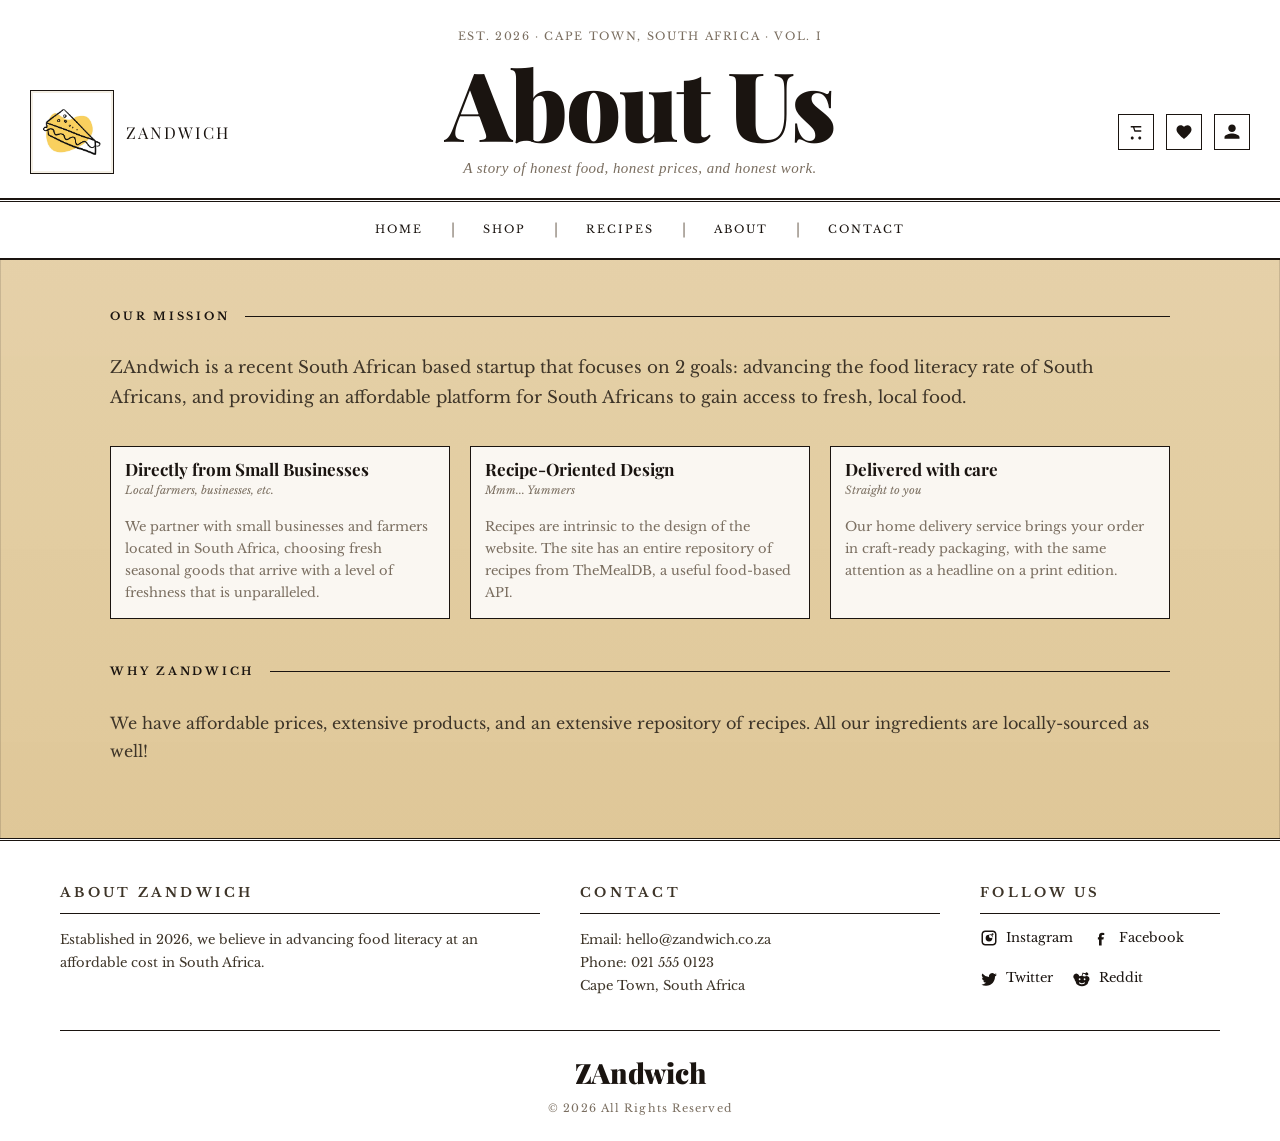
<file: docs/about.html>
<!DOCTYPE html>
<html lang="en">
<head>
<meta charset="UTF-8">
<meta name="viewport" content="width=device-width, initial-scale=1.0">
<title>About Page</title>
<link rel="preconnect" href="https://fonts.googleapis.com">
<link rel="preconnect" href="https://fonts.gstatic.com" crossorigin>
<link href="https://fonts.googleapis.com/css2?family=Playfair+Display:ital,wght@0,400;0,700;0,900;1,400;1,700&family=Libre+Baskerville:ital,wght@0,400;0,700;1,400&family=IM+Fell+English:ital@0;1&display=swap" rel="stylesheet">
<link rel="icon" type="image/jpeg" href="media/sandwich-simple-doodle-illustration-vector.jpg">
<link rel="apple-touch-icon" href="media/sandwich-simple-doodle-illustration-vector.jpg">
<link rel="stylesheet" href="style.css">
</head>
<body>
<header>
  <div class="navigation-bar">
    <p class="navigation-bar-date">Est. 2026 · Cape Town, South Africa · Vol. I</p>
    <h1 class="navigation-bar-title">About Us</h1>
    <p class="navigation-bar-tagline">A story of honest food, honest prices, and honest work.</p>
    <hr class="navigation-bar-rule">
  </div>
  <nav class="site-nav">
    <div class="nav-brand">
      <a href="home.html" class="brand-link" aria-label="Go to home page">
        <img class="site-logo" src="media/sandwich-simple-doodle-illustration-vector.jpg" alt="ZAndwich logo" loading="eager">
        <span class="site-name">ZAndwich</span>
      </a>
    </div>
    <div class="nav-links">
      <a href="home.html">Home</a>
      <span class="nav-divider">|</span>
      <a href="shop.html">Shop</a>
      <span class="nav-divider">|</span>
      <a href="recipes.html">Recipes</a>
      <span class="nav-divider">|</span>
      <a href="about.html">About</a>
      <span class="nav-divider">|</span>
      <a href="contact.html">Contact</a>
    </div>
    <div class="nav-actions">
      <a href="cart.html" class="nav-icon" aria-label="View cart">
        <svg viewBox="0 0 24 24" aria-hidden="true"><path d="M7 18c-1.1 0-1.99.9-1.99 2S5.9 22 7 22s2-.9 2-2-.9-2-2-2zm10 0c-1.1 0-1.99.9-1.99 2S15.9 22 17 22s2-.9 2-2-.9-2-2-2zM6 6h2l1.68 5.1c.14.43.54.73.99.73h7.66c.55 0 1-.45 1-1s-.45-1-1-1H11.1l-.29-.9L9.88 6H6zM5 4h14v2H5V4z"/></svg>
        <span class="cart-badge">0</span>
      </a>
      <a href="wishlist.html" class="nav-icon nav-icon-wishlist" aria-label="Wishlist">
        <svg viewBox="0 0 24 24" aria-hidden="true"><path d="M12 21.35l-1.45-1.32C5.4 15.36 2 12.28 2 8.5 2 5.42 4.42 3 7.5 3c1.74 0 3.41.81 4.5 2.09A5.93 5.93 0 0 1 16.5 3C19.58 3 22 5.42 22 8.5c0 3.78-3.4 6.86-8.55 11.54L12 21.35z"/></svg>
      </a>
      <a href="profile.html" class="nav-icon" aria-label="User profile">
        <svg viewBox="0 0 24 24" aria-hidden="true"><path d="M12 12c2.76 0 5-2.24 5-5s-2.24-5-5-5-5 2.24-5 5 2.24 5 5 5zm0 2c-3.33 0-10 1.67-10 5v2h20v-2c0-3.33-6.67-5-10-5z"/></svg>
      </a>
    </div>
  </nav>
</header>
<main class="products-area about-page">
  <div class="section-header">
    <span class="section-title">Our Mission</span>
    <div class="section-rule"></div>
  </div>
  <p class="page-intro">
    ZAndwich is a recent South African based startup that focuses on 2 goals: advancing the food literacy rate of South Africans, and providing an affordable platform for South Africans to gain access to fresh, local food.
  </p>
  <div class="product-grid about-mission-grid">
    <article class="product-card">
      <div class="product-card-body info-card-body">
        <span class="product-card-name">Directly from Small Businesses</span>
        <span class="product-card-qty">Local farmers, businesses, etc.</span>
        <p class="info-card-desc">
          We partner with small businesses and farmers located in South Africa, choosing fresh seasonal goods that arrive with a level of freshness that is unparalleled.
        </p>
      </div>
    </article>
    <article class="product-card">
      <div class="product-card-body info-card-body">
        <span class="product-card-name">Recipe-Oriented Design</span>
        <span class="product-card-qty">Mmm... Yummers</span>
        <p class="info-card-desc">
          Recipes are intrinsic to the design of the website. The site has an entire repository of recipes from TheMealDB, a useful food-based API.
        </p>
      </div>
    </article>
    <article class="product-card">
      <div class="product-card-body info-card-body">
        <span class="product-card-name">Delivered with care</span>
        <span class="product-card-qty">Straight to you</span>
        <p class="info-card-desc">
          Our home delivery service brings your order in craft-ready packaging, with the same attention as a headline on a print edition.
        </p>
      </div>
    </article>
  </div>
  <div class="section-header">
    <span class="section-title">Why ZAndwich</span>
    <div class="section-rule"></div>
  </div>
  <p class="page-intro-sm">
    We have affordable prices, extensive products, and an extensive repository of recipes. All our ingredients are locally-sourced as well!
  </p>
</main>
<footer>
  <div class="footer-grid">
    <div class="footer-col">
      <p class="footer-col-title">About ZAndwich</p>
      <p>Established in 2026, we believe in advancing food literacy at an affordable cost in South Africa.</p>
    </div>
    <div class="footer-col">
      <p class="footer-col-title">Contact</p>
      <address>
        Email: hello@zandwich.co.za<br>
        Phone: 021 555 0123<br>
        Cape Town, South Africa
      </address>
    </div>
    <div class="footer-col">
      <p class="footer-col-title">Follow Us</p>
      <div class="footer-social">
        <a href="#" aria-label="Instagram">
          <svg viewBox="0 0 24 24" aria-hidden="true"><path d="M7 2C4.24 2 2 4.24 2 7v10c0 2.76 2.24 5 5 5h10c2.76 0 5-2.24 5-5V7c0-2.76-2.24-5-5-5H7zm10 2c1.66 0 3 1.34 3 3v10c0 1.66-1.34 3-3 3H7c-1.66 0-3-1.34-3-3V7c0-1.66 1.34-3 3-3h10zm-5 3.5A4.5 4.5 0 1 0 16.5 12 4.5 4.5 0 0 0 12 7.5zm0 2A2.5 2.5 0 1 1 14.5 12 2.5 2.5 0 0 1 12 9.5zm4.75-3.75a1.25 1.25 0 1 0 1.25 1.25 1.25 1.25 0 0 0-1.25-1.25z"/></svg>
          Instagram
        </a>
        <a href="#" aria-label="Facebook">
          <svg viewBox="0 0 24 24" aria-hidden="true"><path d="M13.5 8H15V5.25A22.5 22.5 0 0 0 12 5C9.79 5 8 6.5 8 9.25V11H6.5v3H8v8h3.5v-8h2.33l.67-3H11.5V9.25c0-.66.34-1.25 1-1.25z"/></svg>
          Facebook
        </a>
        <a href="#" aria-label="Twitter">
          <svg viewBox="0 0 24 24" aria-hidden="true"><path d="M22.46 6c-.77.35-1.6.58-2.46.69a4.27 4.27 0 0 0 1.88-2.36 8.56 8.56 0 0 1-2.7 1.03 4.26 4.26 0 0 0-7.26 3.88A12.1 12.1 0 0 1 3.15 4.7a4.25 4.25 0 0 0 1.32 5.68 4.2 4.2 0 0 1-1.93-.53v.05a4.25 4.25 0 0 0 3.42 4.17 4.29 4.29 0 0 1-1.92.07 4.26 4.26 0 0 0 3.98 2.96A8.56 8.56 0 0 1 2 19.54 12.06 12.06 0 0 0 8.29 21c7.55 0 11.68-6.26 11.68-11.68 0-.18 0-.36-.01-.54A8.33 8.33 0 0 0 22.46 6z"/></svg>
          Twitter
        </a>
        <a href="#" aria-label="Reddit">
          <svg viewBox="0 0 24 24" aria-hidden="true"><path d="M22 12a4 4 0 0 0-6.4-3.2 32.3 32.3 0 0 0-3-.8l.9-3.1 2.7.6a2 2 0 1 0 .3-1.3l-3.1-.7a.7.7 0 0 0-.8.5l-1 3.6a17 17 0 0 0-3.2.8A4 4 0 1 0 2 12a4 4 0 0 0 1.3 3A6.7 6.7 0 0 0 7 20.3a10.6 10.6 0 0 0 5 1.2 10.8 10.8 0 0 0 5-1.2 6.7 6.7 0 0 0 3.7-5.3A4 4 0 0 0 22 12zM8.7 13.5A1.2 1.2 0 1 1 10 12.3a1.2 1.2 0 0 1-1.3 1.2zm6.6 0a1.2 1.2 0 1 1 1.3-1.2 1.2 1.2 0 0 1-1.3 1.2zM12 18.9c-1.6 0-3-.5-3.7-1.3a.7.7 0 1 1 1-1c.5.5 1.5.9 2.7.9s2.2-.4 2.7-.9a.7.7 0 0 1 1 1c-.8.8-2.1 1.3-3.7 1.3z"/></svg>
          Reddit
        </a>
      </div>
    </div>
  </div>
  <div class="footer-bottom">
    <p class="footer-bottom-name">ZAndwich</p>
    <p class="footer-bottom-copy">&copy; 2026 All Rights Reserved</p>
  </div>
</footer>
<script src="scripts/cart.js"></script>
<script src="scripts/nav.js"></script>
</body>
</html>
</file>
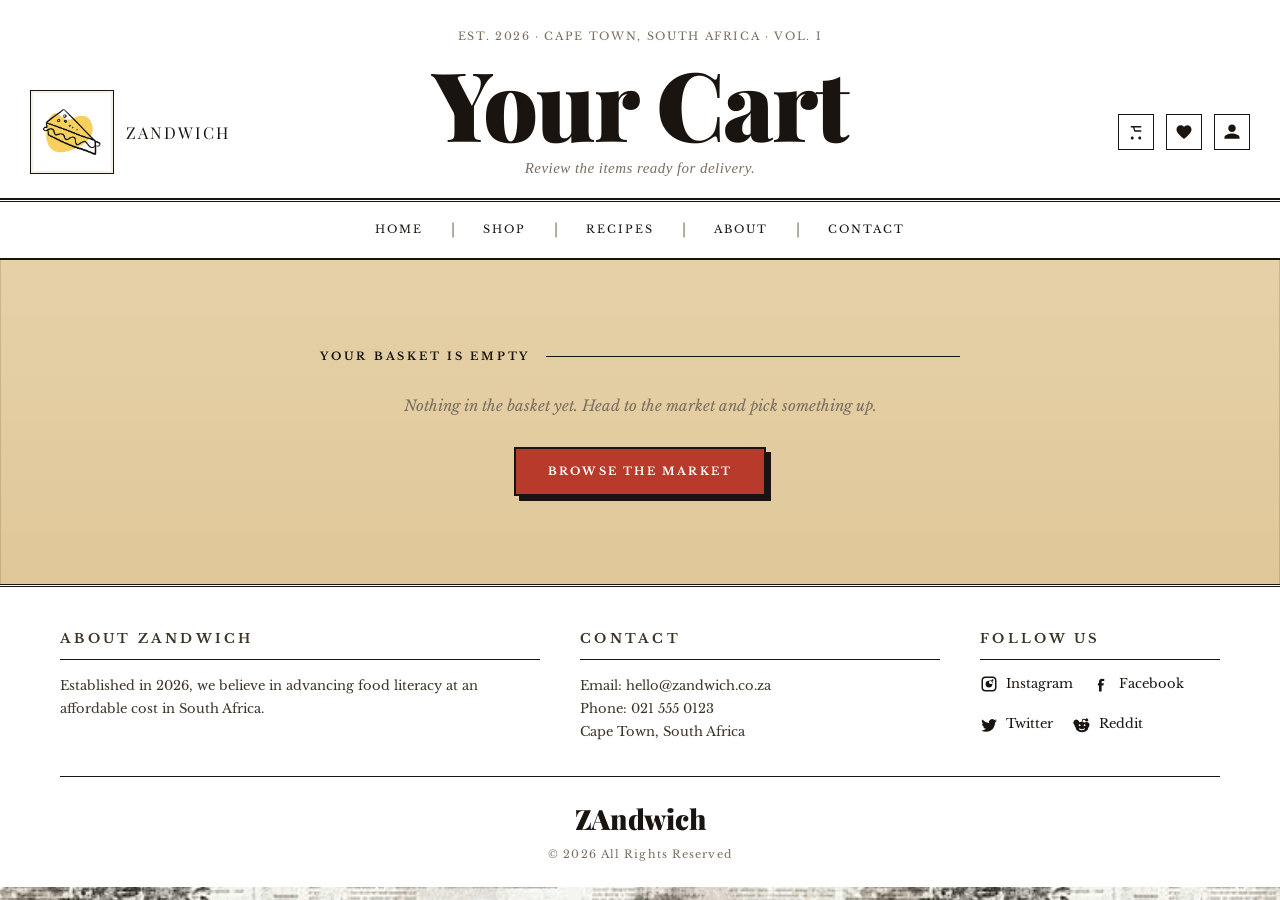
<file: docs/cart.html>
<!DOCTYPE html>
<html lang="en">
<head>
<meta charset="UTF-8">
<meta name="viewport" content="width=device-width, initial-scale=1.0">
<title>Cart Page</title>
<link rel="preconnect" href="https://fonts.googleapis.com">
<link rel="preconnect" href="https://fonts.gstatic.com" crossorigin>
<link href="https://fonts.googleapis.com/css2?family=Playfair+Display:ital,wght@0,400;0,700;0,900;1,400;1,700&family=Libre+Baskerville:ital,wght@0,400;0,700;1,400&family=IM+Fell+English:ital@0;1&display=swap" rel="stylesheet">
<link rel="icon" type="image/jpeg" href="media/sandwich-simple-doodle-illustration-vector.jpg">
<link rel="apple-touch-icon" href="media/sandwich-simple-doodle-illustration-vector.jpg">
<link rel="stylesheet" href="style.css">
</head>
<body>
<header>
  <div class="navigation-bar">
    <p class="navigation-bar-date">Est. 2026 · Cape Town, South Africa · Vol. I</p>
    <h1 class="navigation-bar-title">Your Cart</h1>
    <p class="navigation-bar-tagline">Review the items ready for delivery.</p>
    <hr class="navigation-bar-rule">
  </div>
  <nav class="site-nav">
    <div class="nav-brand">
      <a href="home.html" class="brand-link" aria-label="Go to home page">
        <img class="site-logo" src="media/sandwich-simple-doodle-illustration-vector.jpg" alt="ZAndwich logo" loading="eager">
        <span class="site-name">ZAndwich</span>
      </a>
    </div>
    <div class="nav-links">
      <a href="home.html">Home</a>
      <span class="nav-divider">|</span>
      <a href="shop.html">Shop</a>
      <span class="nav-divider">|</span>
      <a href="recipes.html">Recipes</a>
      <span class="nav-divider">|</span>
      <a href="about.html">About</a>
      <span class="nav-divider">|</span>
      <a href="contact.html">Contact</a>
    </div>
    <div class="nav-actions">
      <a href="cart.html" class="nav-icon" aria-label="View cart">
        <svg viewBox="0 0 24 24" aria-hidden="true"><path d="M7 18c-1.1 0-1.99.9-1.99 2S5.9 22 7 22s2-.9 2-2-.9-2-2-2zm10 0c-1.1 0-1.99.9-1.99 2S15.9 22 17 22s2-.9 2-2-.9-2-2-2zM6 6h2l1.68 5.1c.14.43.54.73.99.73h7.66c.55 0 1-.45 1-1s-.45-1-1-1H11.1l-.29-.9L9.88 6H6zM5 4h14v2H5V4z"/></svg>
        <span class="cart-badge">0</span>
      </a>
      <a href="wishlist.html" class="nav-icon nav-icon-wishlist" aria-label="Wishlist">
        <svg viewBox="0 0 24 24" aria-hidden="true"><path d="M12 21.35l-1.45-1.32C5.4 15.36 2 12.28 2 8.5 2 5.42 4.42 3 7.5 3c1.74 0 3.41.81 4.5 2.09A5.93 5.93 0 0 1 16.5 3C19.58 3 22 5.42 22 8.5c0 3.78-3.4 6.86-8.55 11.54L12 21.35z"/></svg>
      </a>
      <a href="profile.html" class="nav-icon" aria-label="User profile">
        <svg viewBox="0 0 24 24" aria-hidden="true"><path d="M12 12c2.76 0 5-2.24 5-5s-2.24-5-5-5-5 2.24-5 5 2.24 5 5 5zm0 2c-3.33 0-10 1.67-10 5v2h20v-2c0-3.33-6.67-5-10-5z"/></svg>
      </a>
    </div>
  </nav>
</header>

<main class="products-area">

  <!-- EMPTY STATE -->
  <div id="cart-empty" class="cart-empty is-hidden">
    <div class="section-header">
      <span class="section-title">Your basket is empty</span>
      <div class="section-rule"></div>
    </div>
    <p class="cart-empty-msg">Nothing in the basket yet. Head to the market and pick something up.</p>
    <a href="shop.html" class="btn-primary">Browse the Market</a>
  </div>
  <!-- END OF EMPTY STATE -->

  <!-- CART ITEMS -->
  <div id="cart-summary" class="is-hidden">
    <div class="section-header">
      <span class="section-title">Cart Summary</span>
      <div class="section-rule"></div>
    </div>
    <div id="cart-items" class="cart-items-list"></div>
    <div class="cart-totals-group">
      <div class="cart-totals">
        <span class="cart-total-label">Subtotal (excl. VAT)</span>
        <span class="cart-total-amount" id="cart-subtotal">R0.00</span>
      </div>
      <div class="cart-totals cart-totals-secondary">
        <span class="cart-total-label">VAT (15%)</span>
        <span class="cart-total-amount cart-total-amount-sm" id="cart-vat">R0.00</span>
      </div>
      <div class="cart-totals cart-totals-primary">
        <span class="cart-total-label">Total (incl. VAT)</span>
        <span class="cart-total-amount" id="cart-total">R0.00</span>
      </div>
    </div>
    <div class="cart-cta-row">
      <a href="checkout.html" class="btn-primary cart-checkout-link">Proceed to Checkout</a>
      <a href="shop.html" class="btn-order cart-continue">Continue Shopping</a>
      <button id="cart-clear" class="btn-secondary" type="button">Remove All</button>
    </div>
  </div>
  <!-- END OF CART ITEMS -->

</main>

<footer>
  <div class="footer-grid">
    <div class="footer-col">
      <p class="footer-col-title">About ZAndwich</p>
      <p>Established in 2026, we believe in advancing food literacy at an affordable cost in South Africa.</p>
    </div>
    <div class="footer-col">
      <p class="footer-col-title">Contact</p>
      <address>
        Email: hello@zandwich.co.za<br>
        Phone: 021 555 0123<br>
        Cape Town, South Africa
      </address>
    </div>
    <div class="footer-col">
      <p class="footer-col-title">Follow Us</p>
      <div class="footer-social">
        <a href="#" aria-label="Instagram">
          <svg viewBox="0 0 24 24" aria-hidden="true"><path d="M7 2C4.24 2 2 4.24 2 7v10c0 2.76 2.24 5 5 5h10c2.76 0 5-2.24 5-5V7c0-2.76-2.24-5-5-5H7zm10 2c1.66 0 3 1.34 3 3v10c0 1.66-1.34 3-3 3H7c-1.66 0-3-1.34-3-3V7c0-1.66 1.34-3 3-3h10zm-5 3.5A4.5 4.5 0 1 0 16.5 12 4.5 4.5 0 0 0 12 7.5zm0 2A2.5 2.5 0 1 1 14.5 12 2.5 2.5 0 0 1 12 9.5zm4.75-3.75a1.25 1.25 0 1 0 1.25 1.25 1.25 1.25 0 0 0-1.25-1.25z"/></svg>
          Instagram
        </a>
        <a href="#" aria-label="Facebook">
          <svg viewBox="0 0 24 24" aria-hidden="true"><path d="M13.5 8H15V5.25A22.5 22.5 0 0 0 12 5C9.79 5 8 6.5 8 9.25V11H6.5v3H8v8h3.5v-8h2.33l.67-3H11.5V9.25c0-.66.34-1.25 1-1.25z"/></svg>
          Facebook
        </a>
        <a href="#" aria-label="Twitter">
          <svg viewBox="0 0 24 24" aria-hidden="true"><path d="M22.46 6c-.77.35-1.6.58-2.46.69a4.27 4.27 0 0 0 1.88-2.36 8.56 8.56 0 0 1-2.7 1.03 4.26 4.26 0 0 0-7.26 3.88A12.1 12.1 0 0 1 3.15 4.7a4.25 4.25 0 0 0 1.32 5.68 4.2 4.2 0 0 1-1.93-.53v.05a4.25 4.25 0 0 0 3.42 4.17 4.29 4.29 0 0 1-1.92.07 4.26 4.26 0 0 0 3.98 2.96A8.56 8.56 0 0 1 2 19.54 12.06 12.06 0 0 0 8.29 21c7.55 0 11.68-6.26 11.68-11.68 0-.18 0-.36-.01-.54A8.33 8.33 0 0 0 22.46 6z"/></svg>
          Twitter
        </a>
        <a href="#" aria-label="Reddit">
          <svg viewBox="0 0 24 24" aria-hidden="true"><path d="M22 12a4 4 0 0 0-6.4-3.2 32.3 32.3 0 0 0-3-.8l.9-3.1 2.7.6a2 2 0 1 0 .3-1.3l-3.1-.7a.7.7 0 0 0-.8.5l-1 3.6a17 17 0 0 0-3.2.8A4 4 0 1 0 2 12a4 4 0 0 0 1.3 3A6.7 6.7 0 0 0 7 20.3a10.6 10.6 0 0 0 5 1.2 10.8 10.8 0 0 0 5-1.2 6.7 6.7 0 0 0 3.7-5.3A4 4 0 0 0 22 12zM8.7 13.5A1.2 1.2 0 1 1 10 12.3a1.2 1.2 0 0 1-1.3 1.2zm6.6 0a1.2 1.2 0 1 1 1.3-1.2 1.2 1.2 0 0 1-1.3 1.2zM12 18.9c-1.6 0-3-.5-3.7-1.3a.7.7 0 1 1 1-1c.5.5 1.5.9 2.7.9s2.2-.4 2.7-.9a.7.7 0 0 1 1 1c-.8.8-2.1 1.3-3.7 1.3z"/></svg>
          Reddit
        </a>
      </div>
    </div>
  </div>
  <div class="footer-bottom">
    <p class="footer-bottom-name">ZAndwich</p>
    <p class="footer-bottom-copy">&copy; 2026 All Rights Reserved</p>
  </div>
</footer>

<script src="scripts/cart.js"></script>
<script src="scripts/nav.js"></script>
</body>
</html>
</file>
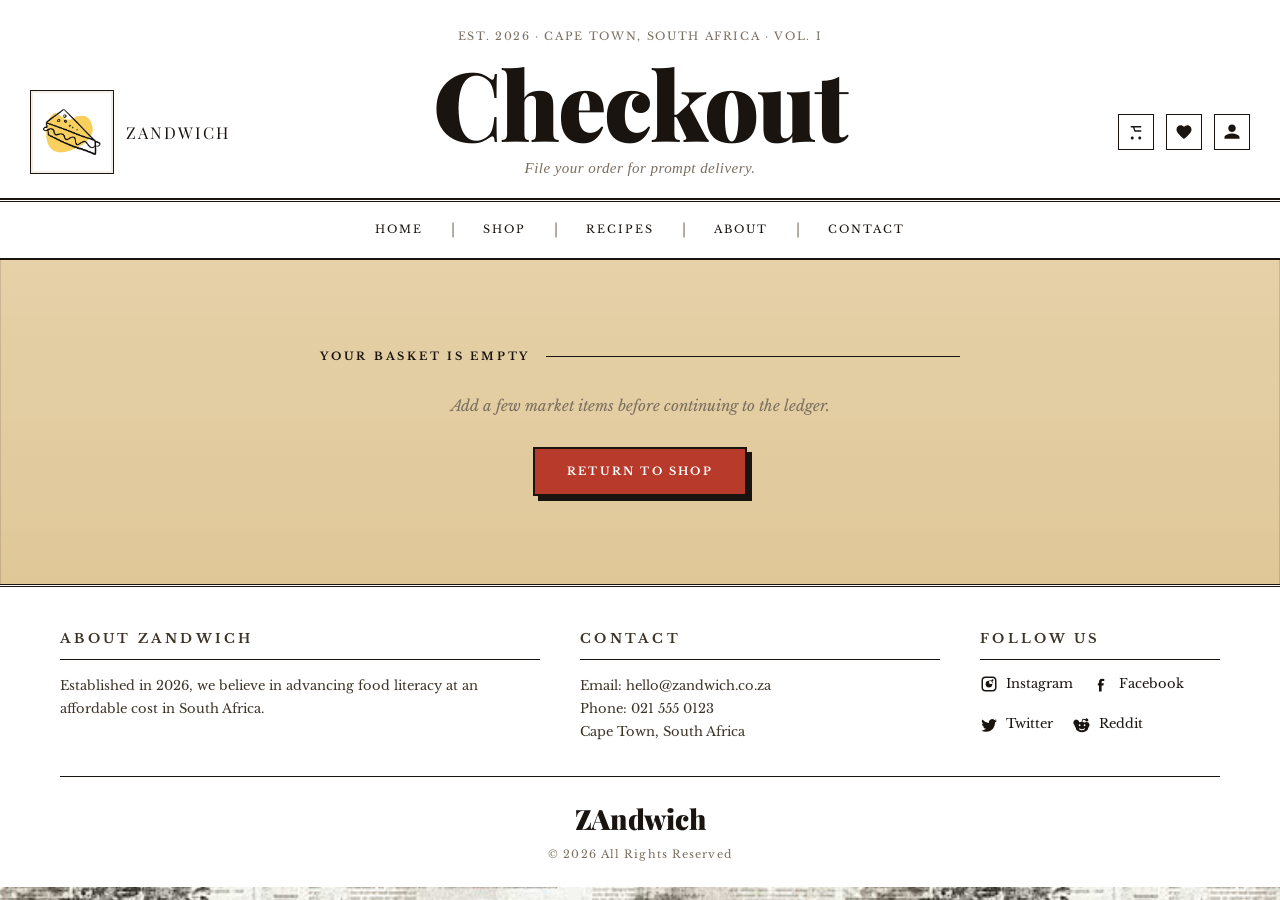
<file: docs/checkout.html>
<!DOCTYPE html>
<html lang="en">
<head>
<meta charset="UTF-8">
<meta name="viewport" content="width=device-width, initial-scale=1.0">
<title>Checkout Page</title>
<link rel="preconnect" href="https://fonts.googleapis.com">
<link rel="preconnect" href="https://fonts.gstatic.com" crossorigin>
<link href="https://fonts.googleapis.com/css2?family=Playfair+Display:ital,wght@0,400;0,700;0,900;1,400;1,700&family=Libre+Baskerville:ital,wght@0,400;0,700;1,400&family=IM+Fell+English:ital@0;1&display=swap" rel="stylesheet">
<link rel="icon" type="image/jpeg" href="media/sandwich-simple-doodle-illustration-vector.jpg">
<link rel="apple-touch-icon" href="media/sandwich-simple-doodle-illustration-vector.jpg">
<link rel="stylesheet" href="style.css">
</head>
<body>
<header>
  <div class="navigation-bar">
    <p class="navigation-bar-date">Est. 2026 · Cape Town, South Africa · Vol. I</p>
    <h1 class="navigation-bar-title">Checkout</h1>
    <p class="navigation-bar-tagline">File your order for prompt delivery.</p>
    <hr class="navigation-bar-rule">
  </div>
  <nav class="site-nav">
    <div class="nav-brand">
      <a href="home.html" class="brand-link" aria-label="Go to home page">
        <img class="site-logo" src="media/sandwich-simple-doodle-illustration-vector.jpg" alt="ZAndwich logo" loading="eager">
        <span class="site-name">ZAndwich</span>
      </a>
    </div>
    <div class="nav-links">
      <a href="home.html">Home</a>
      <span class="nav-divider">|</span>
      <a href="shop.html">Shop</a>
      <span class="nav-divider">|</span>
      <a href="recipes.html">Recipes</a>
      <span class="nav-divider">|</span>
      <a href="about.html">About</a>
      <span class="nav-divider">|</span>
      <a href="contact.html">Contact</a>
    </div>
    <div class="nav-actions">
      <a href="cart.html" class="nav-icon" aria-label="View cart">
        <svg viewBox="0 0 24 24" aria-hidden="true"><path d="M7 18c-1.1 0-1.99.9-1.99 2S5.9 22 7 22s2-.9 2-2-.9-2-2-2zm10 0c-1.1 0-1.99.9-1.99 2S15.9 22 17 22s2-.9 2-2-.9-2-2-2zM6 6h2l1.68 5.1c.14.43.54.73.99.73h7.66c.55 0 1-.45 1-1s-.45-1-1-1H11.1l-.29-.9L9.88 6H6zM5 4h14v2H5V4z"/></svg>
        <span class="cart-badge">0</span>
      </a>
      <a href="wishlist.html" class="nav-icon nav-icon-wishlist" aria-label="Wishlist">
        <svg viewBox="0 0 24 24" aria-hidden="true"><path d="M12 21.35l-1.45-1.32C5.4 15.36 2 12.28 2 8.5 2 5.42 4.42 3 7.5 3c1.74 0 3.41.81 4.5 2.09A5.93 5.93 0 0 1 16.5 3C19.58 3 22 5.42 22 8.5c0 3.78-3.4 6.86-8.55 11.54L12 21.35z"/></svg>
      </a>
      <a href="profile.html" class="nav-icon" aria-label="User profile">
        <svg viewBox="0 0 24 24" aria-hidden="true"><path d="M12 12c2.76 0 5-2.24 5-5s-2.24-5-5-5-5 2.24-5 5 2.24 5 5 5zm0 2c-3.33 0-10 1.67-10 5v2h20v-2c0-3.33-6.67-5-10-5z"/></svg>
      </a>
    </div>
  </nav>
</header>

<main class="products-area">
  <div id="checkout-empty" class="cart-empty is-hidden">
    <div class="section-header">
      <span class="section-title">Your basket is empty</span>
      <div class="section-rule"></div>
    </div>
    <p class="cart-empty-msg">Add a few market items before continuing to the ledger.</p>
    <a href="shop.html" class="btn-primary">Return to Shop</a>
  </div>

  <form id="checkout-form" class="checkout-layout">
    <section class="checkout-panel">
      <div class="section-header">
        <span class="section-title">Delivery Details</span>
        <div class="section-rule"></div>
      </div>
      <div class="checkout-field-grid">
        <label class="checkout-field">
          <span>Full Name</span>
          <input type="text" name="name" required>
        </label>
        <label class="checkout-field">
          <span>Email</span>
          <input type="email" name="email" required>
        </label>
        <label class="checkout-field">
          <span>Phone</span>
          <input type="tel" name="phone" required>
        </label>
        <label class="checkout-field checkout-field-wide">
          <span>Delivery Address</span>
          <textarea name="address" rows="4" required></textarea>
        </label>
        <label class="checkout-field checkout-field-wide">
          <span>Order Notes</span>
          <textarea name="notes" rows="4" placeholder="Gate code, delivery notes, or kitchen instructions"></textarea>
        </label>
      </div>
    </section>

    <aside class="checkout-panel checkout-summary">
      <div class="section-header">
        <span class="section-title">Order Summary</span>
        <div class="section-rule"></div>
      </div>
      <div id="checkout-items" class="checkout-items-list"></div>
      <div class="checkout-total-row checkout-total-row-sub">
        <span>Subtotal (excl. VAT)</span>
        <strong id="checkout-subtotal">R0.00</strong>
      </div>
      <div class="checkout-total-row checkout-total-row-vat">
        <span>VAT (15%)</span>
        <strong id="checkout-vat">R0.00</strong>
      </div>
      <div class="checkout-total-row checkout-total-row-delivery">
        <span>Delivery Fee</span>
        <strong id="checkout-delivery">R0.00</strong>
      </div>
      <div class="checkout-total-row">
        <span>Total (incl. VAT)</span>
        <strong id="checkout-total">R0.00</strong>
      </div>
      <button type="submit" class="btn-primary checkout-submit">Confirm Order</button>
      <a href="cart.html" class="btn-order cart-continue">Back to Cart</a>
    </aside>
  </form>
</main>

<footer>
  <div class="footer-grid">
    <div class="footer-col">
      <p class="footer-col-title">About ZAndwich</p>
      <p>Established in 2026, we believe in advancing food literacy at an affordable cost in South Africa.</p>
    </div>
    <div class="footer-col">
      <p class="footer-col-title">Contact</p>
      <address>
        Email: hello@zandwich.co.za<br>
        Phone: 021 555 0123<br>
        Cape Town, South Africa
      </address>
    </div>
    <div class="footer-col">
      <p class="footer-col-title">Follow Us</p>
      <div class="footer-social">
        <a href="#" aria-label="Instagram">
          <svg viewBox="0 0 24 24" aria-hidden="true"><path d="M7 2C4.24 2 2 4.24 2 7v10c0 2.76 2.24 5 5 5h10c2.76 0 5-2.24 5-5V7c0-2.76-2.24-5-5-5H7zm10 2c1.66 0 3 1.34 3 3v10c0 1.66-1.34 3-3 3H7c-1.66 0-3-1.34-3-3V7c0-1.66 1.34-3 3-3h10zm-5 3.5A4.5 4.5 0 1 0 16.5 12 4.5 4.5 0 0 0 12 7.5zm0 2A2.5 2.5 0 1 1 14.5 12 2.5 2.5 0 0 1 12 9.5zm4.75-3.75a1.25 1.25 0 1 0 1.25 1.25 1.25 1.25 0 0 0-1.25-1.25z"/></svg>
          Instagram
        </a>
        <a href="#" aria-label="Facebook">
          <svg viewBox="0 0 24 24" aria-hidden="true"><path d="M13.5 8H15V5.25A22.5 22.5 0 0 0 12 5C9.79 5 8 6.5 8 9.25V11H6.5v3H8v8h3.5v-8h2.33l.67-3H11.5V9.25c0-.66.34-1.25 1-1.25z"/></svg>
          Facebook
        </a>
        <a href="#" aria-label="Twitter">
          <svg viewBox="0 0 24 24" aria-hidden="true"><path d="M22.46 6c-.77.35-1.6.58-2.46.69a4.27 4.27 0 0 0 1.88-2.36 8.56 8.56 0 0 1-2.7 1.03 4.26 4.26 0 0 0-7.26 3.88A12.1 12.1 0 0 1 3.15 4.7a4.25 4.25 0 0 0 1.32 5.68 4.2 4.2 0 0 1-1.93-.53v.05a4.25 4.25 0 0 0 3.42 4.17 4.29 4.29 0 0 1-1.92.07 4.26 4.26 0 0 0 3.98 2.96A8.56 8.56 0 0 1 2 19.54 12.06 12.06 0 0 0 8.29 21c7.55 0 11.68-6.26 11.68-11.68 0-.18 0-.36-.01-.54A8.33 8.33 0 0 0 22.46 6z"/></svg>
          Twitter
        </a>
        <a href="#" aria-label="Reddit">
          <svg viewBox="0 0 24 24" aria-hidden="true"><path d="M22 12a4 4 0 0 0-6.4-3.2 32.3 32.3 0 0 0-3-.8l.9-3.1 2.7.6a2 2 0 1 0 .3-1.3l-3.1-.7a.7.7 0 0 0-.8.5l-1 3.6a17 17 0 0 0-3.2.8A4 4 0 1 0 2 12a4 4 0 0 0 1.3 3A6.7 6.7 0 0 0 7 20.3a10.6 10.6 0 0 0 5 1.2 10.8 10.8 0 0 0 5-1.2 6.7 6.7 0 0 0 3.7-5.3A4 4 0 0 0 22 12zM8.7 13.5A1.2 1.2 0 1 1 10 12.3a1.2 1.2 0 0 1-1.3 1.2zm6.6 0a1.2 1.2 0 1 1 1.3-1.2 1.2 1.2 0 0 1-1.3 1.2zM12 18.9c-1.6 0-3-.5-3.7-1.3a.7.7 0 1 1 1-1c.5.5 1.5.9 2.7.9s2.2-.4 2.7-.9a.7.7 0 0 1 1 1c-.8.8-2.1 1.3-3.7 1.3z"/></svg>
          Reddit
        </a>
      </div>
    </div>
  </div>
  <div class="footer-bottom">
    <p class="footer-bottom-name">ZAndwich</p>
    <p class="footer-bottom-copy">&copy; 2026 All Rights Reserved</p>
  </div>
</footer>

<script src="scripts/cart.js"></script>
<script src="scripts/nav.js"></script>
</body>
</html>
</file>
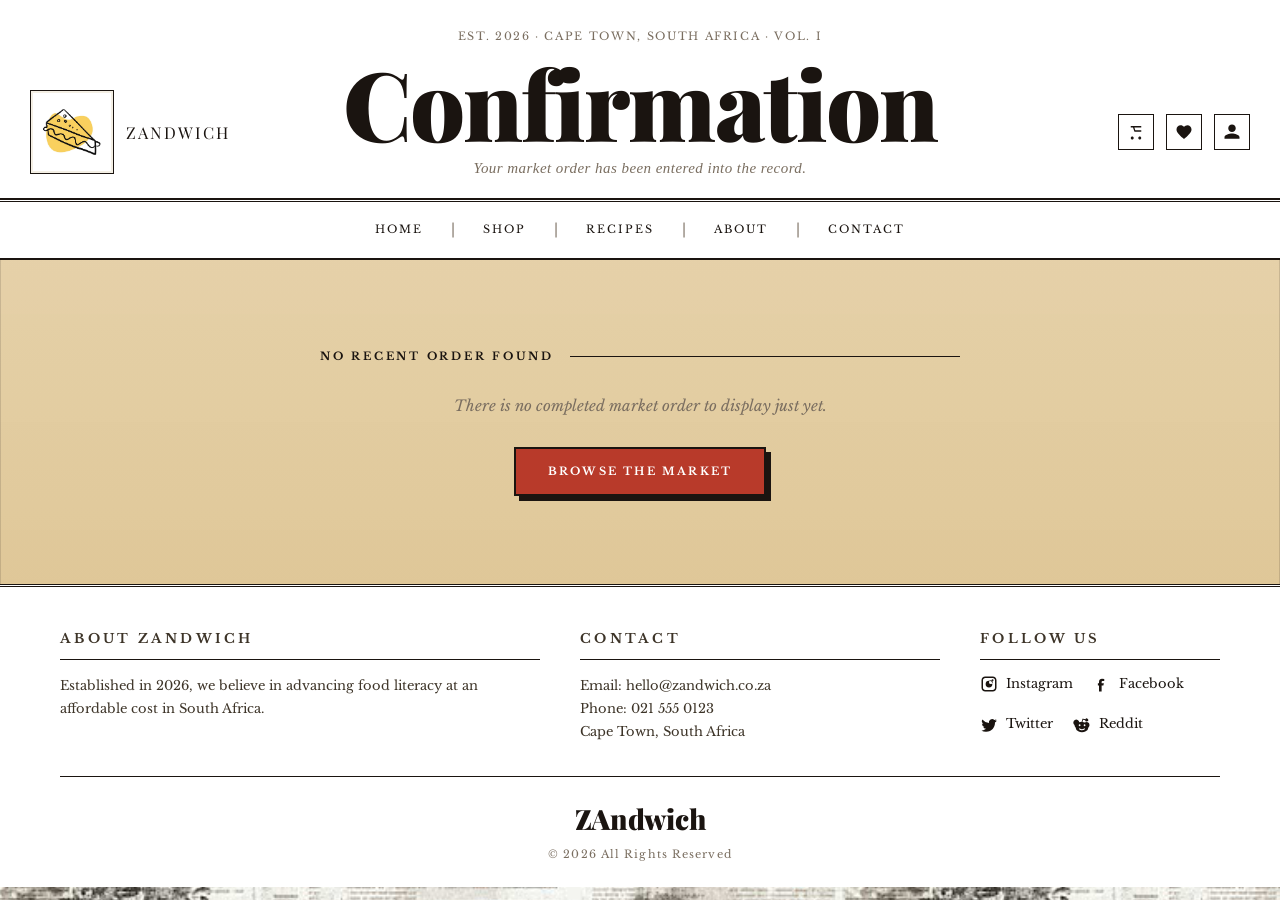
<file: docs/confirmation.html>
<!DOCTYPE html>
<html lang="en">
<head>
<meta charset="UTF-8">
<meta name="viewport" content="width=device-width, initial-scale=1.0">
<title>Confirmation Page</title>
<link rel="preconnect" href="https://fonts.googleapis.com">
<link rel="preconnect" href="https://fonts.gstatic.com" crossorigin>
<link href="https://fonts.googleapis.com/css2?family=Playfair+Display:ital,wght@0,400;0,700;0,900;1,400;1,700&family=Libre+Baskerville:ital,wght@0,400;0,700;1,400&family=IM+Fell+English:ital@0;1&display=swap" rel="stylesheet">
<link rel="icon" type="image/jpeg" href="media/sandwich-simple-doodle-illustration-vector.jpg">
<link rel="apple-touch-icon" href="media/sandwich-simple-doodle-illustration-vector.jpg">
<link rel="stylesheet" href="style.css">
</head>
<body>
<header>
  <div class="navigation-bar">
    <p class="navigation-bar-date">Est. 2026 · Cape Town, South Africa · Vol. I</p>
    <h1 class="navigation-bar-title">Confirmation</h1>
    <p class="navigation-bar-tagline">Your market order has been entered into the record.</p>
    <hr class="navigation-bar-rule">
  </div>
  <nav class="site-nav">
    <div class="nav-brand">
      <a href="home.html" class="brand-link" aria-label="Go to home page">
        <img class="site-logo" src="media/sandwich-simple-doodle-illustration-vector.jpg" alt="ZAndwich logo" loading="eager">
        <span class="site-name">ZAndwich</span>
      </a>
    </div>
    <div class="nav-links">
      <a href="home.html">Home</a>
      <span class="nav-divider">|</span>
      <a href="shop.html">Shop</a>
      <span class="nav-divider">|</span>
      <a href="recipes.html">Recipes</a>
      <span class="nav-divider">|</span>
      <a href="about.html">About</a>
      <span class="nav-divider">|</span>
      <a href="contact.html">Contact</a>
    </div>
    <div class="nav-actions">
      <a href="cart.html" class="nav-icon" aria-label="View cart">
        <svg viewBox="0 0 24 24" aria-hidden="true"><path d="M7 18c-1.1 0-1.99.9-1.99 2S5.9 22 7 22s2-.9 2-2-.9-2-2-2zm10 0c-1.1 0-1.99.9-1.99 2S15.9 22 17 22s2-.9 2-2-.9-2-2-2zM6 6h2l1.68 5.1c.14.43.54.73.99.73h7.66c.55 0 1-.45 1-1s-.45-1-1-1H11.1l-.29-.9L9.88 6H6zM5 4h14v2H5V4z"/></svg>
        <span class="cart-badge">0</span>
      </a>
      <a href="wishlist.html" class="nav-icon nav-icon-wishlist" aria-label="Wishlist">
        <svg viewBox="0 0 24 24" aria-hidden="true"><path d="M12 21.35l-1.45-1.32C5.4 15.36 2 12.28 2 8.5 2 5.42 4.42 3 7.5 3c1.74 0 3.41.81 4.5 2.09A5.93 5.93 0 0 1 16.5 3C19.58 3 22 5.42 22 8.5c0 3.78-3.4 6.86-8.55 11.54L12 21.35z"/></svg>
      </a>
      <a href="profile.html" class="nav-icon" aria-label="User profile">
        <svg viewBox="0 0 24 24" aria-hidden="true"><path d="M12 12c2.76 0 5-2.24 5-5s-2.24-5-5-5-5 2.24-5 5 2.24 5 5 5zm0 2c-3.33 0-10 1.67-10 5v2h20v-2c0-3.33-6.67-5-10-5z"/></svg>
      </a>
    </div>
  </nav>
</header>

<main class="products-area">
  <div id="confirmation-empty" class="cart-empty is-hidden">
    <div class="section-header">
      <span class="section-title">No recent order found</span>
      <div class="section-rule"></div>
    </div>
    <p class="cart-empty-msg">There is no completed market order to display just yet.</p>
    <a href="shop.html" class="btn-primary">Browse the Market</a>
  </div>

  <section id="confirmation-details" class="confirmation-layout is-hidden">
    <div class="section-header">
      <span class="section-title">Order Successful</span>
      <div class="section-rule"></div>
    </div>
    <p class="order-confirmed-msg">Your basket has been confirmed and sent for preparation. A receipt of record is shown below.</p>

    <div class="confirmation-grid">
      <div class="confirmation-card">
        <span class="confirmation-label">Order Number</span>
        <strong id="order-number" class="confirmation-value">ZA-00000000</strong>
      </div>
      <div class="confirmation-card">
        <span class="confirmation-label">Expected Delivery</span>
        <strong id="delivery-date" class="confirmation-value">Friday, 18 April</strong>
      </div>
      <div class="confirmation-card">
        <span class="confirmation-label">Order Total</span>
        <strong id="order-total" class="confirmation-value">R0.00</strong>
      </div>
      <div class="confirmation-card">
        <span class="confirmation-label">Items Ordered</span>
        <strong id="order-items-count" class="confirmation-value">0</strong>
      </div>
    </div>

    <div class="confirmation-notice">
      <p><strong>Purchaser:</strong> <span id="order-customer"></span></p>
      <p><strong>Delivery Address:</strong> <span id="order-address"></span></p>
      <p>Expect a delivery note and confirmation call before dispatch leaves the market.</p>
    </div>

    <div class="cart-cta-row">
      <a href="shop.html" class="btn-primary">Continue Shopping</a>
      <a href="home.html" class="btn-order cart-continue">Return Home</a>
    </div>
  </section>
</main>

<footer>
  <div class="footer-grid">
    <div class="footer-col">
      <p class="footer-col-title">About ZAndwich</p>
      <p>Established in 2026, we believe in advancing food literacy at an affordable cost in South Africa.</p>
    </div>
    <div class="footer-col">
      <p class="footer-col-title">Contact</p>
      <address>
        Email: hello@zandwich.co.za<br>
        Phone: 021 555 0123<br>
        Cape Town, South Africa
      </address>
    </div>
    <div class="footer-col">
      <p class="footer-col-title">Follow Us</p>
      <div class="footer-social">
        <a href="#" aria-label="Instagram">
          <svg viewBox="0 0 24 24" aria-hidden="true"><path d="M7 2C4.24 2 2 4.24 2 7v10c0 2.76 2.24 5 5 5h10c2.76 0 5-2.24 5-5V7c0-2.76-2.24-5-5-5H7zm10 2c1.66 0 3 1.34 3 3v10c0 1.66-1.34 3-3 3H7c-1.66 0-3-1.34-3-3V7c0-1.66 1.34-3 3-3h10zm-5 3.5A4.5 4.5 0 1 0 16.5 12 4.5 4.5 0 0 0 12 7.5zm0 2A2.5 2.5 0 1 1 14.5 12 2.5 2.5 0 0 1 12 9.5zm4.75-3.75a1.25 1.25 0 1 0 1.25 1.25 1.25 1.25 0 0 0-1.25-1.25z"/></svg>
          Instagram
        </a>
        <a href="#" aria-label="Facebook">
          <svg viewBox="0 0 24 24" aria-hidden="true"><path d="M13.5 8H15V5.25A22.5 22.5 0 0 0 12 5C9.79 5 8 6.5 8 9.25V11H6.5v3H8v8h3.5v-8h2.33l.67-3H11.5V9.25c0-.66.34-1.25 1-1.25z"/></svg>
          Facebook
        </a>
        <a href="#" aria-label="Twitter">
          <svg viewBox="0 0 24 24" aria-hidden="true"><path d="M22.46 6c-.77.35-1.6.58-2.46.69a4.27 4.27 0 0 0 1.88-2.36 8.56 8.56 0 0 1-2.7 1.03 4.26 4.26 0 0 0-7.26 3.88A12.1 12.1 0 0 1 3.15 4.7a4.25 4.25 0 0 0 1.32 5.68 4.2 4.2 0 0 1-1.93-.53v.05a4.25 4.25 0 0 0 3.42 4.17 4.29 4.29 0 0 1-1.92.07 4.26 4.26 0 0 0 3.98 2.96A8.56 8.56 0 0 1 2 19.54 12.06 12.06 0 0 0 8.29 21c7.55 0 11.68-6.26 11.68-11.68 0-.18 0-.36-.01-.54A8.33 8.33 0 0 0 22.46 6z"/></svg>
          Twitter
        </a>
        <a href="#" aria-label="Reddit">
          <svg viewBox="0 0 24 24" aria-hidden="true"><path d="M22 12a4 4 0 0 0-6.4-3.2 32.3 32.3 0 0 0-3-.8l.9-3.1 2.7.6a2 2 0 1 0 .3-1.3l-3.1-.7a.7.7 0 0 0-.8.5l-1 3.6a17 17 0 0 0-3.2.8A4 4 0 1 0 2 12a4 4 0 0 0 1.3 3A6.7 6.7 0 0 0 7 20.3a10.6 10.6 0 0 0 5 1.2 10.8 10.8 0 0 0 5-1.2 6.7 6.7 0 0 0 3.7-5.3A4 4 0 0 0 22 12zM8.7 13.5A1.2 1.2 0 1 1 10 12.3a1.2 1.2 0 0 1-1.3 1.2zm6.6 0a1.2 1.2 0 1 1 1.3-1.2 1.2 1.2 0 0 1-1.3 1.2zM12 18.9c-1.6 0-3-.5-3.7-1.3a.7.7 0 1 1 1-1c.5.5 1.5.9 2.7.9s2.2-.4 2.7-.9a.7.7 0 0 1 1 1c-.8.8-2.1 1.3-3.7 1.3z"/></svg>
          Reddit
        </a>
      </div>
    </div>
  </div>
  <div class="footer-bottom">
    <p class="footer-bottom-name">ZAndwich</p>
    <p class="footer-bottom-copy">&copy; 2026 All Rights Reserved</p>
  </div>
</footer>

<script src="scripts/cart.js"></script>
<script src="scripts/nav.js"></script>
</body>
</html>
</file>
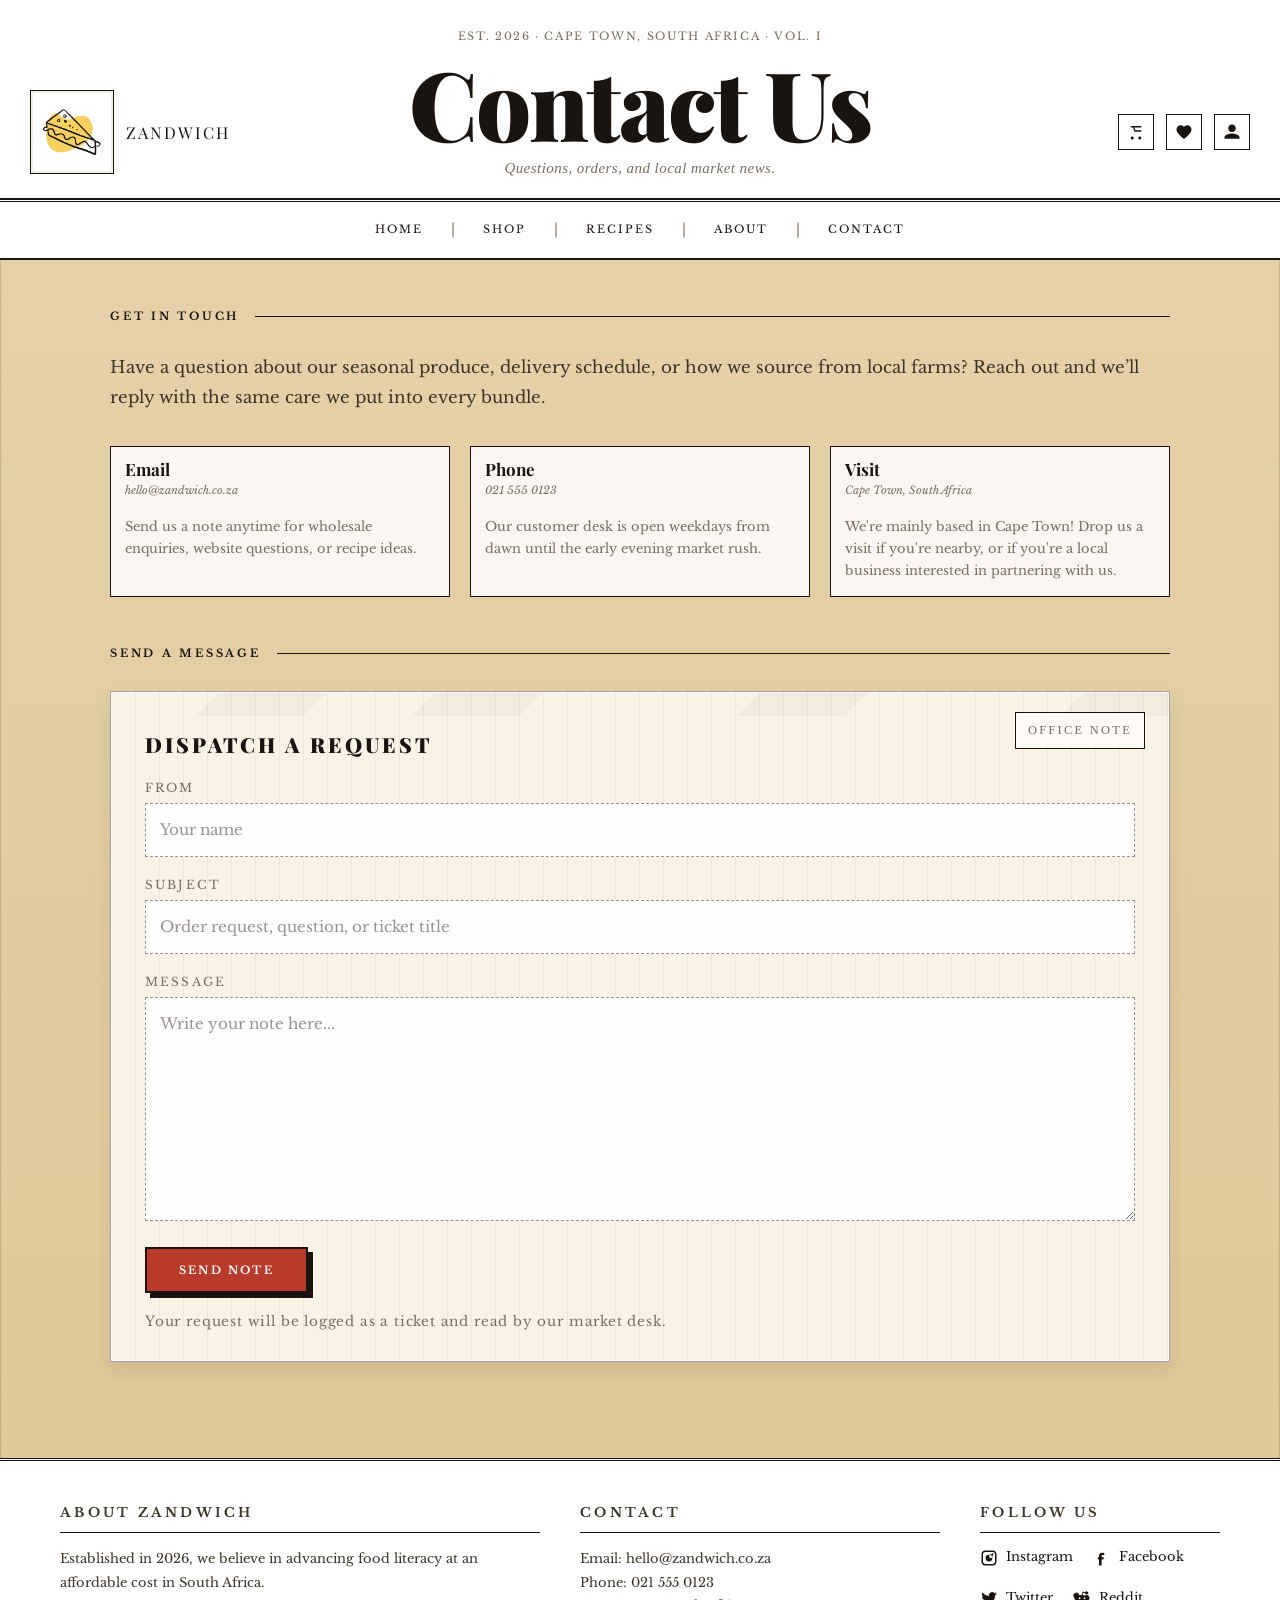
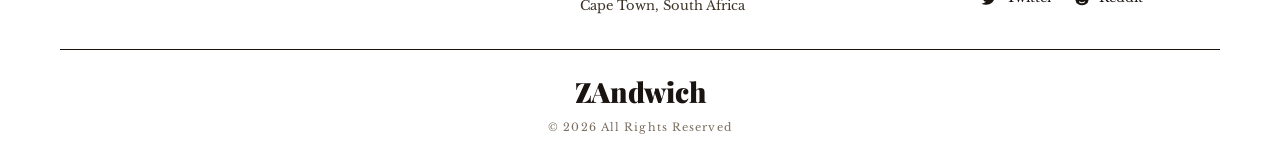
<file: docs/contact.html>
<!DOCTYPE html>
<html lang="en">
<head>
<meta charset="UTF-8">
<meta name="viewport" content="width=device-width, initial-scale=1.0">
<title>Contact Page</title>
<link rel="preconnect" href="https://fonts.googleapis.com">
<link rel="preconnect" href="https://fonts.gstatic.com" crossorigin>
<link href="https://fonts.googleapis.com/css2?family=Playfair+Display:ital,wght@0,400;0,700;0,900;1,400;1,700&family=Libre+Baskerville:ital,wght@0,400;0,700;1,400&family=IM+Fell+English:ital@0;1&display=swap" rel="stylesheet">
<link rel="icon" type="image/jpeg" href="media/sandwich-simple-doodle-illustration-vector.jpg">
<link rel="apple-touch-icon" href="media/sandwich-simple-doodle-illustration-vector.jpg">
<link rel="stylesheet" href="style.css">
</head>
<body>
<header>
  <div class="navigation-bar">
    <p class="navigation-bar-date">Est. 2026 · Cape Town, South Africa · Vol. I</p>
    <h1 class="navigation-bar-title">Contact Us</h1>
    <p class="navigation-bar-tagline">Questions, orders, and local market news.</p>
    <hr class="navigation-bar-rule">
  </div>
  <nav class="site-nav">
    <div class="nav-brand">
      <a href="home.html" class="brand-link" aria-label="Go to home page">
        <img class="site-logo" src="media/sandwich-simple-doodle-illustration-vector.jpg" alt="ZAndwich logo" loading="eager">
        <span class="site-name">ZAndwich</span>
      </a>
    </div>
    <div class="nav-links">
      <a href="home.html">Home</a>
      <span class="nav-divider">|</span>
      <a href="shop.html">Shop</a>
      <span class="nav-divider">|</span>
      <a href="recipes.html">Recipes</a>
      <span class="nav-divider">|</span>
      <a href="about.html">About</a>
      <span class="nav-divider">|</span>
      <a href="contact.html">Contact</a>
    </div>
    <div class="nav-actions">
      <a href="cart.html" class="nav-icon" aria-label="View cart">
        <svg viewBox="0 0 24 24" aria-hidden="true"><path d="M7 18c-1.1 0-1.99.9-1.99 2S5.9 22 7 22s2-.9 2-2-.9-2-2-2zm10 0c-1.1 0-1.99.9-1.99 2S15.9 22 17 22s2-.9 2-2-.9-2-2-2zM6 6h2l1.68 5.1c.14.43.54.73.99.73h7.66c.55 0 1-.45 1-1s-.45-1-1-1H11.1l-.29-.9L9.88 6H6zM5 4h14v2H5V4z"/></svg>
        <span class="cart-badge">0</span>
      </a>
      <a href="wishlist.html" class="nav-icon nav-icon-wishlist" aria-label="Wishlist">
        <svg viewBox="0 0 24 24" aria-hidden="true"><path d="M12 21.35l-1.45-1.32C5.4 15.36 2 12.28 2 8.5 2 5.42 4.42 3 7.5 3c1.74 0 3.41.81 4.5 2.09A5.93 5.93 0 0 1 16.5 3C19.58 3 22 5.42 22 8.5c0 3.78-3.4 6.86-8.55 11.54L12 21.35z"/></svg>
      </a>
      <a href="profile.html" class="nav-icon" aria-label="User profile">
        <svg viewBox="0 0 24 24" aria-hidden="true"><path d="M12 12c2.76 0 5-2.24 5-5s-2.24-5-5-5-5 2.24-5 5 2.24 5 5 5zm0 2c-3.33 0-10 1.67-10 5v2h20v-2c0-3.33-6.67-5-10-5z"/></svg>
      </a>
    </div>
  </nav>
</header>
<main class="products-area contact-page">
  <div class="section-header">
    <span class="section-title">Get in Touch</span>
    <div class="section-rule"></div>
  </div>
  <p class="page-intro">
    Have a question about our seasonal produce, delivery schedule, or how we source from local farms? Reach out and we’ll reply with the same care we put into every bundle.
  </p>
  <div class="product-grid">
    <article class="product-card">
      <div class="product-card-body info-card-body">
        <span class="product-card-name">Email</span>
        <span class="product-card-qty">hello@zandwich.co.za</span>
        <p class="info-card-desc">
          Send us a note anytime for wholesale enquiries, website questions, or recipe ideas.
        </p>
      </div>
    </article>
    <article class="product-card">
      <div class="product-card-body info-card-body">
        <span class="product-card-name">Phone</span>
        <span class="product-card-qty">021 555 0123</span>
        <p class="info-card-desc">
          Our customer desk is open weekdays from dawn until the early evening market rush.
        </p>
      </div>
    </article>
    <article class="product-card">
      <div class="product-card-body info-card-body">
        <span class="product-card-name">Visit</span>
        <span class="product-card-qty">Cape Town, South Africa</span>
        <p class="info-card-desc">
        We're mainly based in Cape Town! Drop us a visit if you're nearby, or if you're a local business interested in partnering with us. 
        </p>
      </div>
    </article>
  </div>
  <div class="section-header">
    <span class="section-title">Send a Message</span>
    <div class="section-rule"></div>
  </div>
  <div class="note-form-wrapper">
    <div class="note-paper">
      <div class="note-stamp">Office Note</div>
      <div class="note-headline">Dispatch a Request</div>
      <form action="#" method="post" class="note-form">
        <label>
          <span class="note-label">From</span>
          <input type="text" name="name" placeholder="Your name" required>
        </label>
        <label>
          <span class="note-label">Subject</span>
          <input type="text" name="subject" placeholder="Order request, question, or ticket title" required>
        </label>
        <label>
          <span class="note-label">Message</span>
          <textarea name="message" rows="8" placeholder="Write your note here..."></textarea>
        </label>
        <div class="note-actions">
          <button class="btn-primary" type="submit">Send Note</button>
        </div>
      </form>
      <p class="note-footnote">Your request will be logged as a ticket and read by our market desk.</p>
    </div>
  </div>
</main>
<footer>
  <div class="footer-grid">
    <div class="footer-col">
      <p class="footer-col-title">About ZAndwich</p>
      <p>Established in 2026, we believe in advancing food literacy at an affordable cost in South Africa.</p>
    </div>
    <div class="footer-col">
      <p class="footer-col-title">Contact</p>
      <address>
        Email: hello@zandwich.co.za<br>
        Phone: 021 555 0123<br>
        Cape Town, South Africa
      </address>
    </div>
    <div class="footer-col">
      <p class="footer-col-title">Follow Us</p>
      <div class="footer-social">
        <a href="#" aria-label="Instagram">
          <svg viewBox="0 0 24 24" aria-hidden="true"><path d="M7 2C4.24 2 2 4.24 2 7v10c0 2.76 2.24 5 5 5h10c2.76 0 5-2.24 5-5V7c0-2.76-2.24-5-5-5H7zm10 2c1.66 0 3 1.34 3 3v10c0 1.66-1.34 3-3 3H7c-1.66 0-3-1.34-3-3V7c0-1.66 1.34-3 3-3h10zm-5 3.5A4.5 4.5 0 1 0 16.5 12 4.5 4.5 0 0 0 12 7.5zm0 2A2.5 2.5 0 1 1 14.5 12 2.5 2.5 0 0 1 12 9.5zm4.75-3.75a1.25 1.25 0 1 0 1.25 1.25 1.25 1.25 0 0 0-1.25-1.25z"/></svg>
          Instagram
        </a>
        <a href="#" aria-label="Facebook">
          <svg viewBox="0 0 24 24" aria-hidden="true"><path d="M13.5 8H15V5.25A22.5 22.5 0 0 0 12 5C9.79 5 8 6.5 8 9.25V11H6.5v3H8v8h3.5v-8h2.33l.67-3H11.5V9.25c0-.66.34-1.25 1-1.25z"/></svg>
          Facebook
        </a>
        <a href="#" aria-label="Twitter">
          <svg viewBox="0 0 24 24" aria-hidden="true"><path d="M22.46 6c-.77.35-1.6.58-2.46.69a4.27 4.27 0 0 0 1.88-2.36 8.56 8.56 0 0 1-2.7 1.03 4.26 4.26 0 0 0-7.26 3.88A12.1 12.1 0 0 1 3.15 4.7a4.25 4.25 0 0 0 1.32 5.68 4.2 4.2 0 0 1-1.93-.53v.05a4.25 4.25 0 0 0 3.42 4.17 4.29 4.29 0 0 1-1.92.07 4.26 4.26 0 0 0 3.98 2.96A8.56 8.56 0 0 1 2 19.54 12.06 12.06 0 0 0 8.29 21c7.55 0 11.68-6.26 11.68-11.68 0-.18 0-.36-.01-.54A8.33 8.33 0 0 0 22.46 6z"/></svg>
          Twitter
        </a>
        <a href="#" aria-label="Reddit">
          <svg viewBox="0 0 24 24" aria-hidden="true"><path d="M22 12a4 4 0 0 0-6.4-3.2 32.3 32.3 0 0 0-3-.8l.9-3.1 2.7.6a2 2 0 1 0 .3-1.3l-3.1-.7a.7.7 0 0 0-.8.5l-1 3.6a17 17 0 0 0-3.2.8A4 4 0 1 0 2 12a4 4 0 0 0 1.3 3A6.7 6.7 0 0 0 7 20.3a10.6 10.6 0 0 0 5 1.2 10.8 10.8 0 0 0 5-1.2 6.7 6.7 0 0 0 3.7-5.3A4 4 0 0 0 22 12zM8.7 13.5A1.2 1.2 0 1 1 10 12.3a1.2 1.2 0 0 1-1.3 1.2zm6.6 0a1.2 1.2 0 1 1 1.3-1.2 1.2 1.2 0 0 1-1.3 1.2zM12 18.9c-1.6 0-3-.5-3.7-1.3a.7.7 0 1 1 1-1c.5.5 1.5.9 2.7.9s2.2-.4 2.7-.9a.7.7 0 0 1 1 1c-.8.8-2.1 1.3-3.7 1.3z"/></svg>
          Reddit
        </a>
      </div>
    </div>
  </div>
  <div class="footer-bottom">
    <p class="footer-bottom-name">ZAndwich</p>
    <p class="footer-bottom-copy">&copy; 2026 All Rights Reserved</p>
  </div>
</footer>
<script src="scripts/cart.js"></script>
<script src="scripts/nav.js"></script>
</body>
</html>
</file>
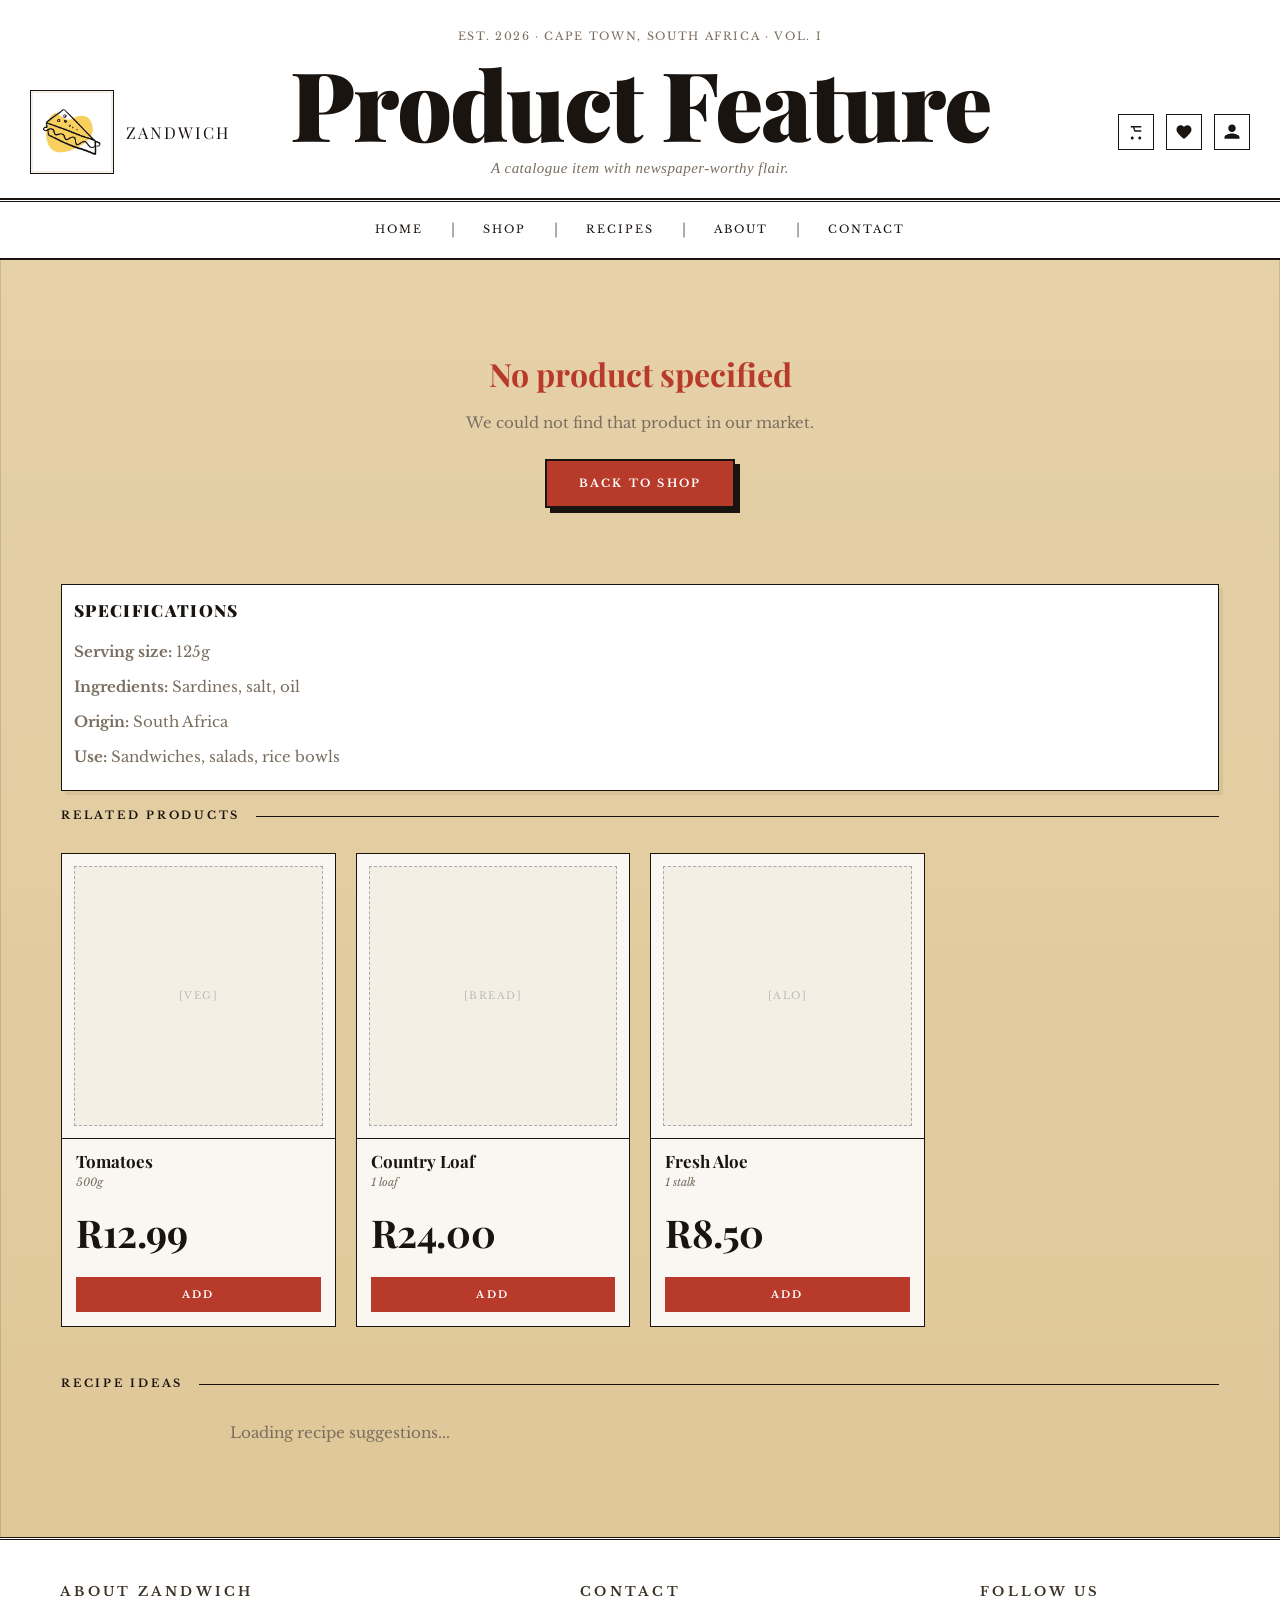
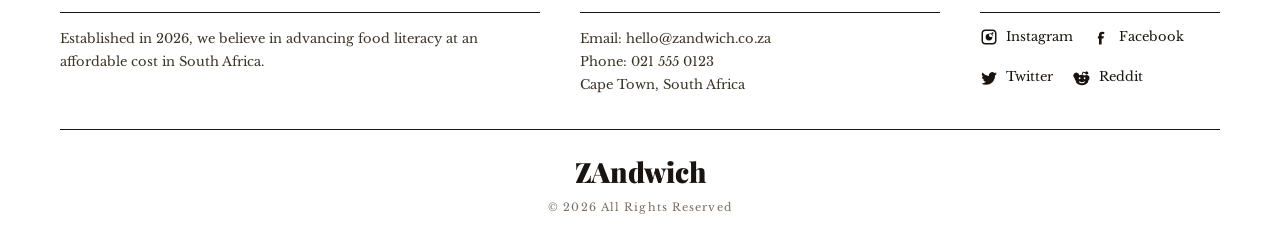
<file: docs/product.html>
<!DOCTYPE html>
<html lang="en">
<head>
<meta charset="UTF-8">
<meta name="viewport" content="width=device-width, initial-scale=1.0">
<title>Product Page</title>
<link rel="preconnect" href="https://fonts.googleapis.com">
<link rel="preconnect" href="https://fonts.gstatic.com" crossorigin>
<link href="https://fonts.googleapis.com/css2?family=Playfair+Display:ital,wght@0,400;0,700;0,900;1,400;1,700&family=Libre+Baskerville:ital,wght@0,400;0,700;1,400&family=IM+Fell+English:ital@0;1&display=swap" rel="stylesheet">
<link rel="icon" type="image/jpeg" href="media/sandwich-simple-doodle-illustration-vector.jpg">
<link rel="apple-touch-icon" href="media/sandwich-simple-doodle-illustration-vector.jpg">
<link rel="stylesheet" href="style.css">
</head>
<body>
<header>
  <div class="navigation-bar">
    <p class="navigation-bar-date">Est. 2026 · Cape Town, South Africa · Vol. I</p>
    <h1 class="navigation-bar-title">Product Feature</h1>
    <p class="navigation-bar-tagline">A catalogue item with newspaper-worthy flair.</p>
    <hr class="navigation-bar-rule">
  </div>
  <nav class="site-nav">
    <div class="nav-brand">
      <a href="home.html" class="brand-link" aria-label="Go to home page">
        <img class="site-logo" src="media/sandwich-simple-doodle-illustration-vector.jpg" alt="ZAndwich logo" loading="eager">
        <span class="site-name">ZAndwich</span>
      </a>
    </div>
    <div class="nav-links">
      <a href="home.html">Home</a>
      <span class="nav-divider">|</span>
      <a href="shop.html">Shop</a>
      <span class="nav-divider">|</span>
      <a href="recipes.html">Recipes</a>
      <span class="nav-divider">|</span>
      <a href="about.html">About</a>
      <span class="nav-divider">|</span>
      <a href="contact.html">Contact</a>
    </div>
    <div class="nav-actions">
      <a href="cart.html" class="nav-icon" aria-label="View cart">
        <svg viewBox="0 0 24 24" aria-hidden="true"><path d="M7 18c-1.1 0-1.99.9-1.99 2S5.9 22 7 22s2-.9 2-2-.9-2-2-2zm10 0c-1.1 0-1.99.9-1.99 2S15.9 22 17 22s2-.9 2-2-.9-2-2-2zM6 6h2l1.68 5.1c.14.43.54.73.99.73h7.66c.55 0 1-.45 1-1s-.45-1-1-1H11.1l-.29-.9L9.88 6H6zM5 4h14v2H5V4z"/></svg>
        <span class="cart-badge">0</span>
      </a>
      <a href="wishlist.html" class="nav-icon nav-icon-wishlist" aria-label="Wishlist">
        <svg viewBox="0 0 24 24" aria-hidden="true"><path d="M12 21.35l-1.45-1.32C5.4 15.36 2 12.28 2 8.5 2 5.42 4.42 3 7.5 3c1.74 0 3.41.81 4.5 2.09A5.93 5.93 0 0 1 16.5 3C19.58 3 22 5.42 22 8.5c0 3.78-3.4 6.86-8.55 11.54L12 21.35z"/></svg>
      </a>
      <a href="profile.html" class="nav-icon" aria-label="User profile">
        <svg viewBox="0 0 24 24" aria-hidden="true"><path d="M12 12c2.76 0 5-2.24 5-5s-2.24-5-5-5-5 2.24-5 5 2.24 5 5 5zm0 2c-3.33 0-10 1.67-10 5v2h20v-2c0-3.33-6.67-5-10-5z"/></svg>
      </a>
    </div>
  </nav>
</header>
<main class="products-area product-page">
  <div class="product-shop-grid">
    <article class="product-card product-hero-card">
      <div class="product-card-img"><span class="product-card-img-label">[ITEM]</span></div>
      <div class="product-card-body">
        <span class="product-card-name">Product Feature</span>
        <span class="product-card-qty">Fresh from the catalogue</span>
        <span class="product-card-price">R18.50</span>
        <p class="product-card-copy">A featured market item with a product-specific description, pricing, and related suggestions.</p>
      </div>
    </article>

    <section class="product-detail-panel">
      <span class="product-label">Product Feature</span>
      <h2 class="product-detail-heading">Product Name</h2>
      <p class="product-detail-copy">Product details, pricing, and stock status will load here.</p>
      <div class="product-hero-meta">
        <span>In stock</span>
        <span>Next-day delivery</span>
        <span>South African source</span>
      </div>
      <div class="product-cta">
        <div class="quantity-selector" aria-label="Quantity">
          <button type="button">−</button>
          <input type="text" value="1" aria-label="Quantity" />
          <button type="button">+</button>
        </div>
        <button class="btn-primary btn-add">Add to Basket</button>
        <button class="btn-secondary btn-wishlist-detail" type="button">Add to Wishlist</button>
      </div>
      <p class="product-detail-note">Market pricing updates with stock and seasonality.</p>
    </section>

    <section class="product-info-block product-manufacturer-block">
      <p class="product-info-title" id="manufacturer-info-title">Manufacturer information</p>
      <p id="manufacturer-info-copy">Manufacturer details will load here for this product.</p>
    </section>
  </div>

  <div class="product-info-grid">
    <section class="product-info-block product-specs-block">
      <p class="product-info-title">Specifications</p>
      <ul class="product-specs">
        <li><strong>Serving size:</strong> 125g</li>
        <li><strong>Ingredients:</strong> Sardines, salt, oil</li>
        <li><strong>Origin:</strong> South Africa</li>
        <li><strong>Use:</strong> Sandwiches, salads, rice bowls</li>
      </ul>
    </section>
  </div>

  <div class="section-header">
    <span class="section-title">Related Products</span>
    <div class="section-rule"></div>
  </div>
  <div class="product-grid">
    <article class="product-card">
      <div class="product-card-img"><span class="product-card-img-label">[VEG]</span></div>
      <div class="product-card-body">
        <span class="product-card-name">Tomatoes</span>
        <span class="product-card-qty">500g</span>
        <span class="product-card-price">R12.99</span>
        <button class="btn-order">Add</button>
      </div>
    </article>
    <article class="product-card">
      <div class="product-card-img"><span class="product-card-img-label">[BREAD]</span></div>
      <div class="product-card-body">
        <span class="product-card-name">Country Loaf</span>
        <span class="product-card-qty">1 loaf</span>
        <span class="product-card-price">R24.00</span>
        <button class="btn-order">Add</button>
      </div>
    </article>
    <article class="product-card">
      <div class="product-card-img"><span class="product-card-img-label">[ALO]</span></div>
      <div class="product-card-body">
        <span class="product-card-name">Fresh Aloe</span>
        <span class="product-card-qty">1 stalk</span>
        <span class="product-card-price">R8.50</span>
        <button class="btn-order">Add</button>
      </div>
    </article>
  </div>

  <div class="section-header">
    <span class="section-title">Recipe Ideas</span>
    <div class="section-rule"></div>
  </div>
  <p id="recipe-status" class="recipe-status">Loading recipe suggestions...</p>
  <div id="recipe-list" class="recipe-grid"></div>
</main>
<footer>
  <div class="footer-grid">
    <div class="footer-col">
      <p class="footer-col-title">About ZAndwich</p>
      <p>Established in 2026, we believe in advancing food literacy at an affordable cost in South Africa.</p>
    </div>
    <div class="footer-col">
      <p class="footer-col-title">Contact</p>
      <address>
        Email: hello@zandwich.co.za<br>
        Phone: 021 555 0123<br>
        Cape Town, South Africa
      </address>
    </div>
    <div class="footer-col">
      <p class="footer-col-title">Follow Us</p>
      <div class="footer-social">
        <a href="#" aria-label="Instagram">
          <svg viewBox="0 0 24 24" aria-hidden="true"><path d="M7 2C4.24 2 2 4.24 2 7v10c0 2.76 2.24 5 5 5h10c2.76 0 5-2.24 5-5V7c0-2.76-2.24-5-5-5H7zm10 2c1.66 0 3 1.34 3 3v10c0 1.66-1.34 3-3 3H7c-1.66 0-3-1.34-3-3V7c0-1.66 1.34-3 3-3h10zm-5 3.5A4.5 4.5 0 1 0 16.5 12 4.5 4.5 0 0 0 12 7.5zm0 2A2.5 2.5 0 1 1 14.5 12 2.5 2.5 0 0 1 12 9.5zm4.75-3.75a1.25 1.25 0 1 0 1.25 1.25 1.25 1.25 0 0 0-1.25-1.25z"/></svg>
          Instagram
        </a>
        <a href="#" aria-label="Facebook">
          <svg viewBox="0 0 24 24" aria-hidden="true"><path d="M13.5 8H15V5.25A22.5 22.5 0 0 0 12 5C9.79 5 8 6.5 8 9.25V11H6.5v3H8v8h3.5v-8h2.33l.67-3H11.5V9.25c0-.66.34-1.25 1-1.25z"/></svg>
          Facebook
        </a>
        <a href="#" aria-label="Twitter">
          <svg viewBox="0 0 24 24" aria-hidden="true"><path d="M22.46 6c-.77.35-1.6.58-2.46.69a4.27 4.27 0 0 0 1.88-2.36 8.56 8.56 0 0 1-2.7 1.03 4.26 4.26 0 0 0-7.26 3.88A12.1 12.1 0 0 1 3.15 4.7a4.25 4.25 0 0 0 1.32 5.68 4.2 4.2 0 0 1-1.93-.53v.05a4.25 4.25 0 0 0 3.42 4.17 4.29 4.29 0 0 1-1.92.07 4.26 4.26 0 0 0 3.98 2.96A8.56 8.56 0 0 1 2 19.54 12.06 12.06 0 0 0 8.29 21c7.55 0 11.68-6.26 11.68-11.68 0-.18 0-.36-.01-.54A8.33 8.33 0 0 0 22.46 6z"/></svg>
          Twitter
        </a>
        <a href="#" aria-label="Reddit">
          <svg viewBox="0 0 24 24" aria-hidden="true"><path d="M22 12a4 4 0 0 0-6.4-3.2 32.3 32.3 0 0 0-3-.8l.9-3.1 2.7.6a2 2 0 1 0 .3-1.3l-3.1-.7a.7.7 0 0 0-.8.5l-1 3.6a17 17 0 0 0-3.2.8A4 4 0 1 0 2 12a4 4 0 0 0 1.3 3A6.7 6.7 0 0 0 7 20.3a10.6 10.6 0 0 0 5 1.2 10.8 10.8 0 0 0 5-1.2 6.7 6.7 0 0 0 3.7-5.3A4 4 0 0 0 22 12zM8.7 13.5A1.2 1.2 0 1 1 10 12.3a1.2 1.2 0 0 1-1.3 1.2zm6.6 0a1.2 1.2 0 1 1 1.3-1.2 1.2 1.2 0 0 1-1.3 1.2zM12 18.9c-1.6 0-3-.5-3.7-1.3a.7.7 0 1 1 1-1c.5.5 1.5.9 2.7.9s2.2-.4 2.7-.9a.7.7 0 0 1 1 1c-.8.8-2.1 1.3-3.7 1.3z"/></svg>
          Reddit
        </a>
      </div>
    </div>
  </div>
  <div class="footer-bottom">
    <p class="footer-bottom-name">ZAndwich</p>
    <p class="footer-bottom-copy">&copy; 2026 All Rights Reserved</p>
  </div>
</footer>
<script src="scripts/cart.js"></script>
<script src="scripts/site-config.js"></script>
<script src="scripts/api-client.js"></script>
<script src="scripts/data-utils.js"></script>
<script src="scripts/mealdb.js"></script>
<script src="scripts/wishlist.js"></script>
<script src="scripts/products.js"></script>
<script src="scripts/nav.js"></script>
</body>
</html>
</file>
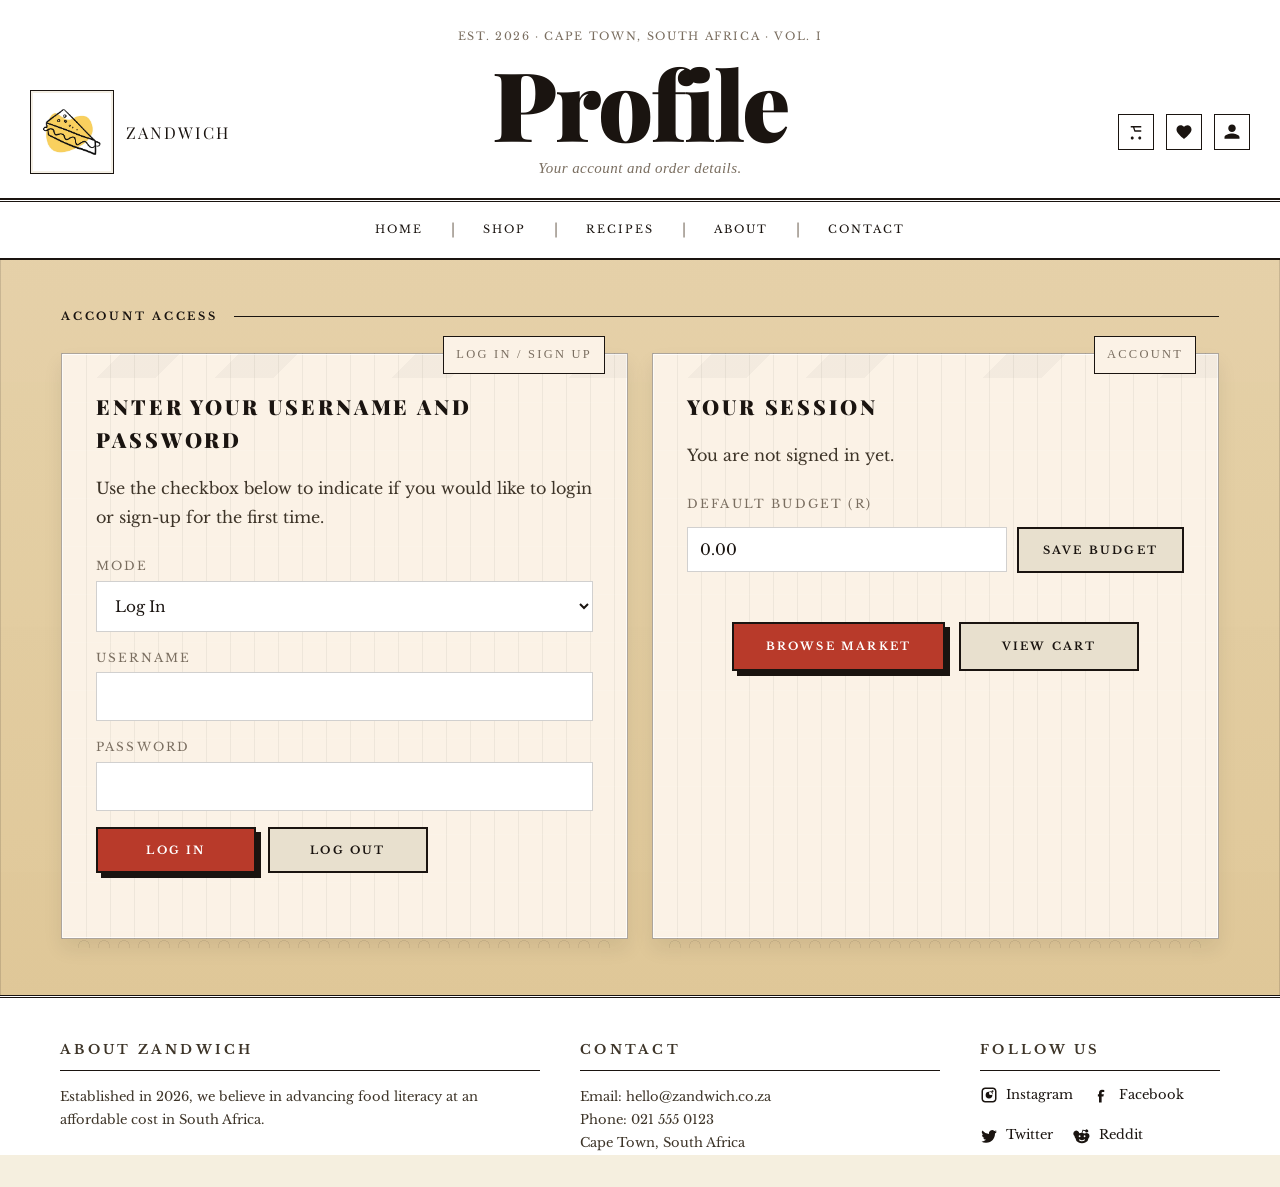
<file: docs/profile.html>
<!DOCTYPE html>
<html lang="en">
<head>
<meta charset="UTF-8">
<meta name="viewport" content="width=device-width, initial-scale=1.0">
<title>Profile Page</title>
<link rel="preconnect" href="https://fonts.googleapis.com">
<link rel="preconnect" href="https://fonts.gstatic.com" crossorigin>
<link href="https://fonts.googleapis.com/css2?family=Playfair+Display:ital,wght@0,400;0,700;0,900;1,400;1,700&family=Libre+Baskerville:ital,wght@0,400;0,700;1,400&family=IM+Fell+English:ital@0;1&display=swap" rel="stylesheet">
<link rel="icon" type="image/jpeg" href="media/sandwich-simple-doodle-illustration-vector.jpg">
<link rel="apple-touch-icon" href="media/sandwich-simple-doodle-illustration-vector.jpg">
<link rel="stylesheet" href="style.css">
</head>
<body>
<header>
  <div class="navigation-bar">
    <p class="navigation-bar-date">Est. 2026 · Cape Town, South Africa · Vol. I</p>
    <h1 class="navigation-bar-title">Profile</h1>
    <p class="navigation-bar-tagline">Your account and order details.</p>
    <hr class="navigation-bar-rule">
  </div>
  <nav class="site-nav">
    <div class="nav-brand">
      <a href="home.html" class="brand-link" aria-label="Go to home page">
        <img class="site-logo" src="media/sandwich-simple-doodle-illustration-vector.jpg" alt="ZAndwich logo" loading="eager">
        <span class="site-name">ZAndwich</span>
      </a>
    </div>
    <div class="nav-links">
      <a href="home.html">Home</a>
      <span class="nav-divider">|</span>
      <a href="shop.html">Shop</a>
      <span class="nav-divider">|</span>
      <a href="recipes.html">Recipes</a>
      <span class="nav-divider">|</span>
      <a href="about.html">About</a>
      <span class="nav-divider">|</span>
      <a href="contact.html">Contact</a>
    </div>
    <div class="nav-actions">
      <a href="cart.html" class="nav-icon" aria-label="View cart">
        <svg viewBox="0 0 24 24" aria-hidden="true"><path d="M7 18c-1.1 0-1.99.9-1.99 2S5.9 22 7 22s2-.9 2-2-.9-2-2-2zm10 0c-1.1 0-1.99.9-1.99 2S15.9 22 17 22s2-.9 2-2-.9-2-2-2zM6 6h2l1.68 5.1c.14.43.54.73.99.73h7.66c.55 0 1-.45 1-1s-.45-1-1-1H11.1l-.29-.9L9.88 6H6zM5 4h14v2H5V4z"/></svg>
        <span class="cart-badge">0</span>
      </a>
      <a href="wishlist.html" class="nav-icon nav-icon-wishlist" aria-label="Wishlist">
        <svg viewBox="0 0 24 24" aria-hidden="true"><path d="M12 21.35l-1.45-1.32C5.4 15.36 2 12.28 2 8.5 2 5.42 4.42 3 7.5 3c1.74 0 3.41.81 4.5 2.09A5.93 5.93 0 0 1 16.5 3C19.58 3 22 5.42 22 8.5c0 3.78-3.4 6.86-8.55 11.54L12 21.35z"/></svg>
      </a>
      <a href="profile.html" class="nav-icon" aria-label="User profile">
        <svg viewBox="0 0 24 24" aria-hidden="true"><path d="M12 12c2.76 0 5-2.24 5-5s-2.24-5-5-5-5 2.24-5 5 2.24 5 5 5zm0 2c-3.33 0-10 1.67-10 5v2h20v-2c0-3.33-6.67-5-10-5z"/></svg>
      </a>
    </div>
  </nav>
</header>
<main class="products-area auth-page">
  <div class="section-header">
    <span class="section-title">Account Access</span>
    <div class="section-rule"></div>
  </div>
  <div class="auth-layout">
    <section class="note-paper auth-panel">
      <div class="note-stamp">Log In / Sign Up</div>
      <h2 class="note-headline">Enter your username and password</h2>
      <p class="page-intro-sm">Use the checkbox below to indicate if you would like to login or sign-up for the first time.</p>
      <form id="auth-form" class="auth-form">
        <label>
          <span class="note-label">Mode</span>
          <select id="auth-mode" name="mode">
            <option value="login">Log In</option>
            <option value="register">Sign Up</option>
          </select>
        </label>
        <label>
          <span class="note-label">Username</span>
          <input id="auth-username" name="username" type="text" autocomplete="username" required>
        </label>
        <label>
          <span class="note-label">Password</span>
          <input id="auth-password" name="password" type="password" autocomplete="current-password" required>
        </label>
        <div class="auth-actions">
          <button id="auth-submit" type="submit" class="btn-primary">Log In</button>
          <button id="auth-logout" type="button" class="btn-secondary is-hidden">Log Out</button>
        </div>
        <p id="auth-message" class="auth-message" role="status" aria-live="polite"></p>
      </form>
    </section>

    <section class="note-paper auth-panel">
      <div class="note-stamp">Account</div>
      <h2 class="note-headline">Your Session</h2>
      <div id="account-empty" class="page-intro-sm">You are not signed in yet.</div>
      <div id="account-summary" class="auth-summary is-hidden">
        <p class="auth-summary-name" id="account-username">Guest</p>
        <p class="auth-summary-role" id="account-role">No role yet</p>
        <p class="auth-summary-meta" id="account-details"></p>
      </div>
      <div class="profile-budget-settings">
        <label for="profile-budget-input" class="note-label">Default Budget (R)</label>
        <div class="profile-budget-row">
          <input id="profile-budget-input" type="number" min="0" step="10" value="0" aria-label="Default budget">
          <button id="profile-budget-save" type="button" class="btn-secondary">Save Budget</button>
        </div>
        <p id="profile-budget-message" class="auth-message"></p>
      </div>
      <div class="page-actions auth-page-actions">
        <a href="shop.html" class="btn-primary">Browse Market</a>
        <a href="cart.html" class="btn-secondary">View Cart</a>
      </div>
    </section>
  </div>
</main>
<footer>
  <div class="footer-grid">
    <div class="footer-col">
      <p class="footer-col-title">About ZAndwich</p>
      <p>Established in 2026, we believe in advancing food literacy at an affordable cost in South Africa.</p>
    </div>
    <div class="footer-col">
      <p class="footer-col-title">Contact</p>
      <address>
        Email: hello@zandwich.co.za<br>
        Phone: 021 555 0123<br>
        Cape Town, South Africa
      </address>
    </div>
    <div class="footer-col">
      <p class="footer-col-title">Follow Us</p>
      <div class="footer-social">
        <a href="#" aria-label="Instagram">
          <svg viewBox="0 0 24 24" aria-hidden="true"><path d="M7 2C4.24 2 2 4.24 2 7v10c0 2.76 2.24 5 5 5h10c2.76 0 5-2.24 5-5V7c0-2.76-2.24-5-5-5H7zm10 2c1.66 0 3 1.34 3 3v10c0 1.66-1.34 3-3 3H7c-1.66 0-3-1.34-3-3V7c0-1.66 1.34-3 3-3h10zm-5 3.5A4.5 4.5 0 1 0 16.5 12 4.5 4.5 0 0 0 12 7.5zm0 2A2.5 2.5 0 1 1 14.5 12 2.5 2.5 0 0 1 12 9.5zm4.75-3.75a1.25 1.25 0 1 0 1.25 1.25 1.25 1.25 0 0 0-1.25-1.25z"/></svg>
          Instagram
        </a>
        <a href="#" aria-label="Facebook">
          <svg viewBox="0 0 24 24" aria-hidden="true"><path d="M13.5 8H15V5.25A22.5 22.5 0 0 0 12 5C9.79 5 8 6.5 8 9.25V11H6.5v3H8v8h3.5v-8h2.33l.67-3H11.5V9.25c0-.66.34-1.25 1-1.25z"/></svg>
          Facebook
        </a>
        <a href="#" aria-label="Twitter">
          <svg viewBox="0 0 24 24" aria-hidden="true"><path d="M22.46 6c-.77.35-1.6.58-2.46.69a4.27 4.27 0 0 0 1.88-2.36 8.56 8.56 0 0 1-2.7 1.03 4.26 4.26 0 0 0-7.26 3.88A12.1 12.1 0 0 1 3.15 4.7a4.25 4.25 0 0 0 1.32 5.68 4.2 4.2 0 0 1-1.93-.53v.05a4.25 4.25 0 0 0 3.42 4.17 4.29 4.29 0 0 1-1.92.07 4.26 4.26 0 0 0 3.98 2.96A8.56 8.56 0 0 1 2 19.54 12.06 12.06 0 0 0 8.29 21c7.55 0 11.68-6.26 11.68-11.68 0-.18 0-.36-.01-.54A8.33 8.33 0 0 0 22.46 6z"/></svg>
          Twitter
        </a>
        <a href="#" aria-label="Reddit">
          <svg viewBox="0 0 24 24" aria-hidden="true"><path d="M22 12a4 4 0 0 0-6.4-3.2 32.3 32.3 0 0 0-3-.8l.9-3.1 2.7.6a2 2 0 1 0 .3-1.3l-3.1-.7a.7.7 0 0 0-.8.5l-1 3.6a17 17 0 0 0-3.2.8A4 4 0 1 0 2 12a4 4 0 0 0 1.3 3A6.7 6.7 0 0 0 7 20.3a10.6 10.6 0 0 0 5 1.2 10.8 10.8 0 0 0 5-1.2 6.7 6.7 0 0 0 3.7-5.3A4 4 0 0 0 22 12zM8.7 13.5A1.2 1.2 0 1 1 10 12.3a1.2 1.2 0 0 1-1.3 1.2zm6.6 0a1.2 1.2 0 1 1 1.3-1.2 1.2 1.2 0 0 1-1.3 1.2zM12 18.9c-1.6 0-3-.5-3.7-1.3a.7.7 0 1 1 1-1c.5.5 1.5.9 2.7.9s2.2-.4 2.7-.9a.7.7 0 0 1 1 1c-.8.8-2.1 1.3-3.7 1.3z"/></svg>
          Reddit
        </a>
      </div>
    </div>
  </div>
</footer>
<script src="scripts/cart.js"></script>
<script src="scripts/site-config.js"></script>
<script src="scripts/api-client.js"></script>
<script src="scripts/user_handler.js"></script>
<script src="scripts/nav.js"></script>
</body>
</html>
</file>
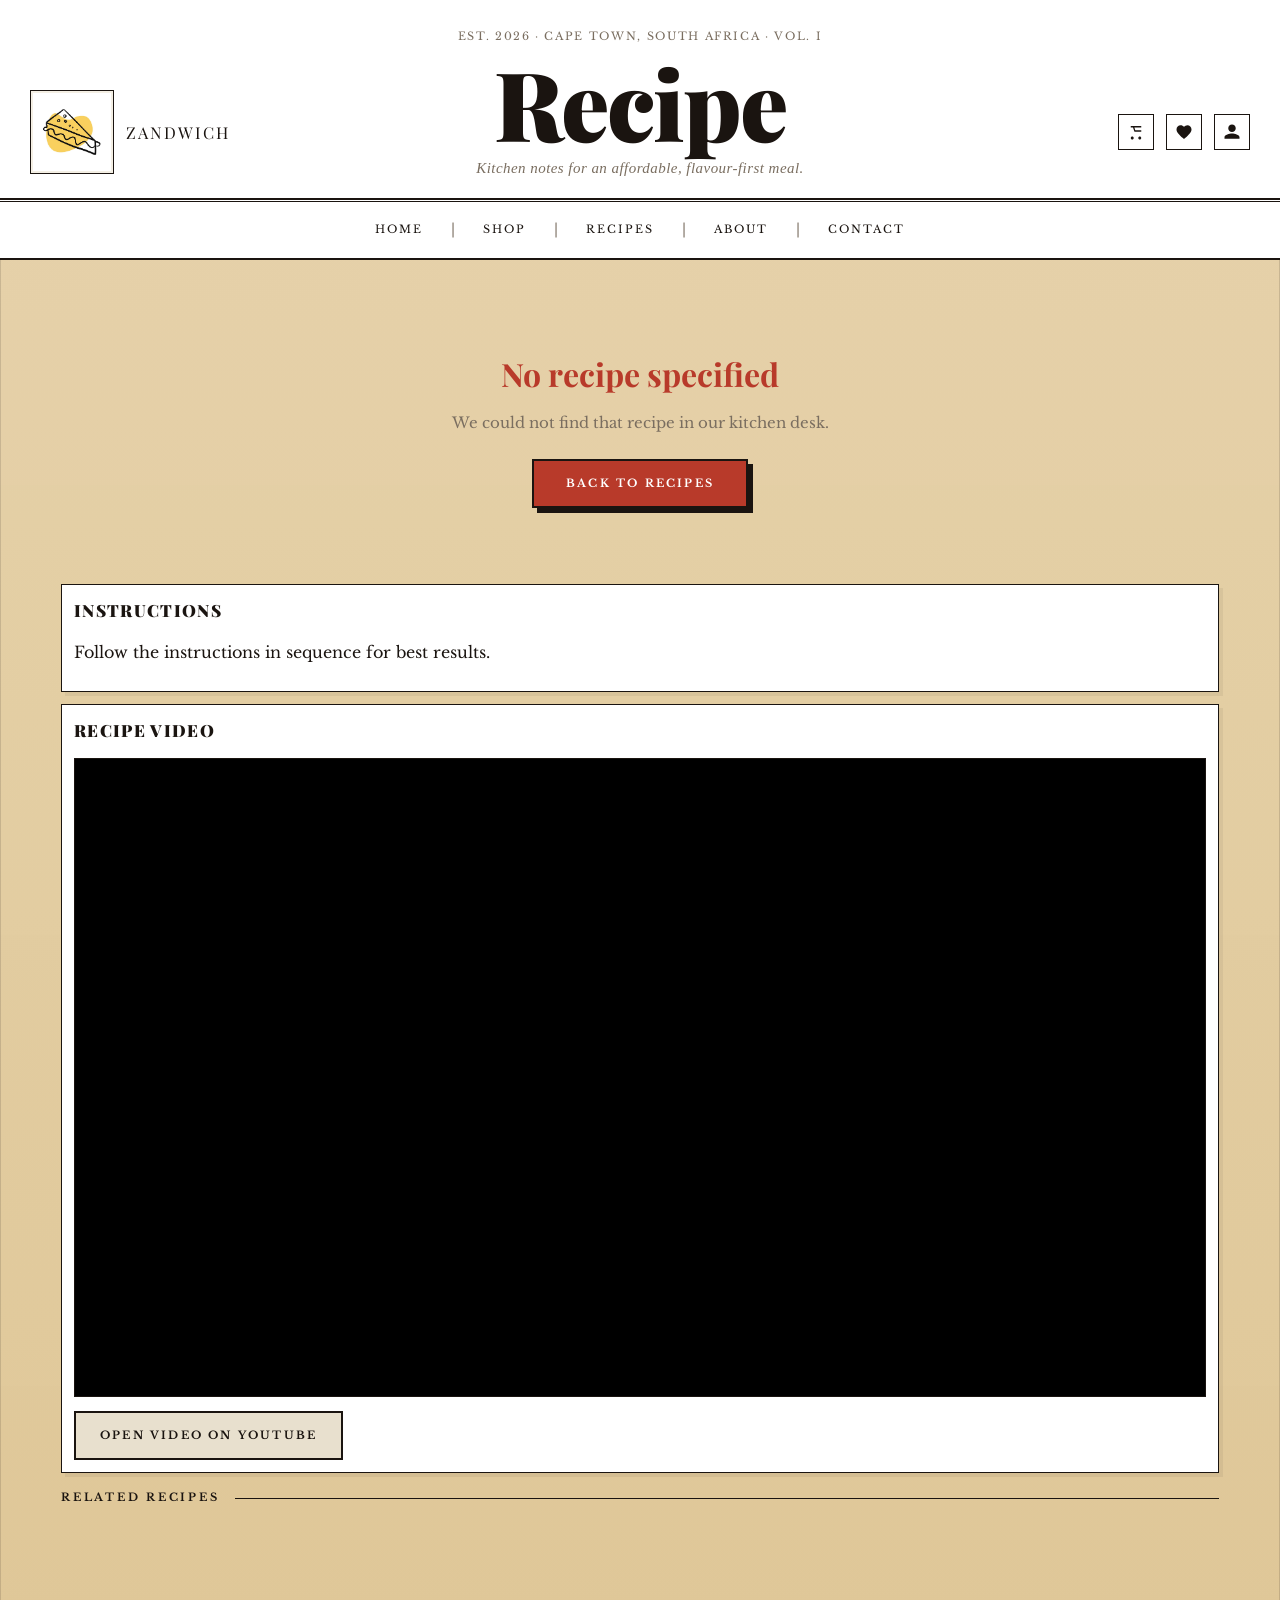
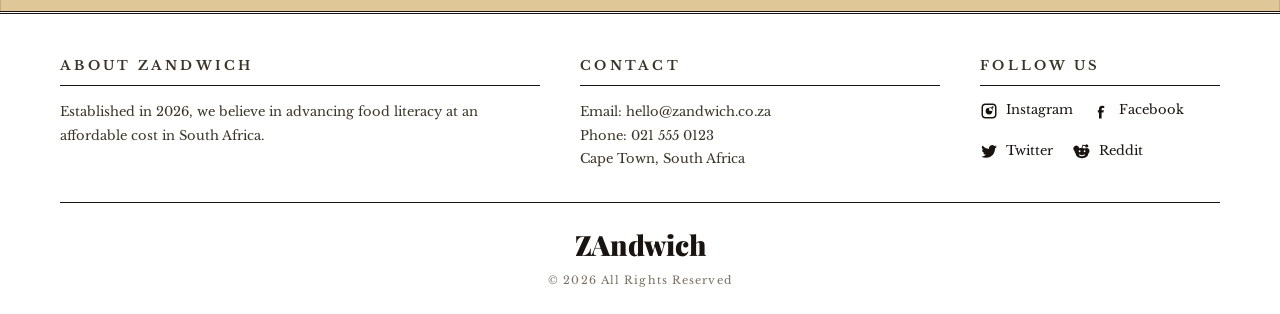
<file: docs/recipe.html>
<!DOCTYPE html>
<html lang="en">
<head>
<meta charset="UTF-8">
<meta name="viewport" content="width=device-width, initial-scale=1.0">
<title>Recipe Page</title>
<link rel="preconnect" href="https://fonts.googleapis.com">
<link rel="preconnect" href="https://fonts.gstatic.com" crossorigin>
<link href="https://fonts.googleapis.com/css2?family=Playfair+Display:ital,wght@0,400;0,700;0,900;1,400;1,700&family=Libre+Baskerville:ital,wght@0,400;0,700;1,400&family=IM+Fell+English:ital@0;1&display=swap" rel="stylesheet">
<link rel="icon" type="image/jpeg" href="media/sandwich-simple-doodle-illustration-vector.jpg">
<link rel="apple-touch-icon" href="media/sandwich-simple-doodle-illustration-vector.jpg">
<link rel="stylesheet" href="style.css">
</head>
<body>
<header>
  <div class="navigation-bar">
    <p class="navigation-bar-date">Est. 2026 · Cape Town, South Africa · Vol. I</p>
    <h1 class="navigation-bar-title">Recipe</h1>
    <p class="navigation-bar-tagline">Kitchen notes for an affordable, flavour-first meal.</p>
    <hr class="navigation-bar-rule">
  </div>
  <nav class="site-nav">
    <div class="nav-brand">
      <a href="home.html" class="brand-link" aria-label="Go to home page">
        <img class="site-logo" src="media/sandwich-simple-doodle-illustration-vector.jpg" alt="ZAndwich logo" loading="eager">
        <span class="site-name">ZAndwich</span>
      </a>
    </div>
    <div class="nav-links">
      <a href="home.html">Home</a>
      <span class="nav-divider">|</span>
      <a href="shop.html">Shop</a>
      <span class="nav-divider">|</span>
      <a href="recipes.html">Recipes</a>
      <span class="nav-divider">|</span>
      <a href="about.html">About</a>
      <span class="nav-divider">|</span>
      <a href="contact.html">Contact</a>
    </div>
    <div class="nav-actions">
      <a href="cart.html" class="nav-icon" aria-label="View cart">
        <svg viewBox="0 0 24 24" aria-hidden="true"><path d="M7 18c-1.1 0-1.99.9-1.99 2S5.9 22 7 22s2-.9 2-2-.9-2-2-2zm10 0c-1.1 0-1.99.9-1.99 2S15.9 22 17 22s2-.9 2-2-.9-2-2-2zM6 6h2l1.68 5.1c.14.43.54.73.99.73h7.66c.55 0 1-.45 1-1s-.45-1-1-1H11.1l-.29-.9L9.88 6H6zM5 4h14v2H5V4z"/></svg>
        <span class="cart-badge">0</span>
      </a>
      <a href="wishlist.html" class="nav-icon nav-icon-wishlist" aria-label="Wishlist">
        <svg viewBox="0 0 24 24" aria-hidden="true"><path d="M12 21.35l-1.45-1.32C5.4 15.36 2 12.28 2 8.5 2 5.42 4.42 3 7.5 3c1.74 0 3.41.81 4.5 2.09A5.93 5.93 0 0 1 16.5 3C19.58 3 22 5.42 22 8.5c0 3.78-3.4 6.86-8.55 11.54L12 21.35z"/></svg>
      </a>
      <a href="profile.html" class="nav-icon" aria-label="User profile">
        <svg viewBox="0 0 24 24" aria-hidden="true"><path d="M12 12c2.76 0 5-2.24 5-5s-2.24-5-5-5-5 2.24-5 5 2.24 5 5 5zm0 2c-3.33 0-10 1.67-10 5v2h20v-2c0-3.33-6.67-5-10-5z"/></svg>
      </a>
    </div>
  </nav>
</header>

<main class="products-area product-page recipe-detail-page">
  <div class="product-shop-grid">
    <article class="product-card product-hero-card">
      <div class="product-card-img">
        <span class="product-card-img-label">[RECIPE]</span>
      </div>
      <div class="product-card-body">
        <span class="product-card-name">Recipe Name</span>
        <span class="product-card-qty">Category · Country</span>
        <span class="product-card-price">R0.00</span>
        <p class="product-card-copy">Estimated cost based on ingredient matches from our product catalogue.</p>
      </div>
    </article>

    <section class="product-detail-panel">
      <span class="product-label">Kitchen Feature</span>
      <h2 class="product-detail-heading">Recipe Name</h2>
      <p class="product-detail-copy">Recipe details, ingredient availability, and market cost will load here.</p>
      <div class="product-hero-meta">
        <span>Category</span>
        <span>Country</span>
        <span>Estimated Cost</span>
      </div>
      <div class="product-cta">
        <a href="recipes.html" class="btn-primary">Back to Recipes</a>
        <a id="recipe-source-link" class="btn-secondary is-hidden" href="#" target="_blank" rel="noreferrer">Source Link</a>
        <button id="recipe-wishlist-button" class="btn-secondary" type="button">Add to Wishlist</button>
      </div>
      <p class="product-detail-note">Ingredient availability appears below.</p>
    </section>

    <section class="product-info-block product-ingredients-panel">
      <p class="product-info-title">Ingredients</p>
      <p id="recipe-availability-summary" class="recipe-availability-summary">Checking what is available in the store...</p>
      <div class="recipe-availability-actions">
        <button id="recipe-add-available" class="btn-primary" type="button">Add Available Ingredients</button>
      </div>
      <ul id="recipe-ingredients-list" class="product-specs">
        <li>Ingredients load here.</li>
      </ul>
    </section>
  </div>

  <div class="product-info-grid">
    <section class="product-info-block">
      <p class="product-info-title">Instructions</p>
      <p id="recipe-instructions" class="product-detail-copy">Follow the instructions in sequence for best results.</p>
    </section>
    <section id="recipe-video-panel" class="product-info-block">
      <p class="product-info-title">Recipe Video</p>
      <div class="recipe-video-wrap">
        <iframe
          id="recipe-video-frame"
          title="Recipe video"
          src=""
          loading="lazy"
          allow="accelerometer; autoplay; clipboard-write; encrypted-media; gyroscope; picture-in-picture; web-share"
          referrerpolicy="strict-origin-when-cross-origin"
          allowfullscreen
        ></iframe>
      </div>
      <p id="recipe-video-empty" class="recipe-video-empty is-hidden">Video unavailable :(</p>
      <p class="recipe-video-actions">
        <a id="recipe-video-link" class="btn-secondary" href="#" target="_blank" rel="noreferrer">Open Video on YouTube</a>
      </p>
    </section>
  </div>

  <div class="section-header">
    <span class="section-title">Related Recipes</span>
    <div class="section-rule"></div>
  </div>
  <div id="related-recipes" class="product-grid"></div>
</main>

<footer>
  <div class="footer-grid">
    <div class="footer-col">
      <p class="footer-col-title">About ZAndwich</p>
      <p>Established in 2026, we believe in advancing food literacy at an affordable cost in South Africa.</p>
    </div>
    <div class="footer-col">
      <p class="footer-col-title">Contact</p>
      <address>
        Email: hello@zandwich.co.za<br>
        Phone: 021 555 0123<br>
        Cape Town, South Africa
      </address>
    </div>
    <div class="footer-col">
      <p class="footer-col-title">Follow Us</p>
      <div class="footer-social">
        <a href="#" aria-label="Instagram">
          <svg viewBox="0 0 24 24" aria-hidden="true"><path d="M7 2C4.24 2 2 4.24 2 7v10c0 2.76 2.24 5 5 5h10c2.76 0 5-2.24 5-5V7c0-2.76-2.24-5-5-5H7zm10 2c1.66 0 3 1.34 3 3v10c0 1.66-1.34 3-3 3H7c-1.66 0-3-1.34-3-3V7c0-1.66 1.34-3 3-3h10zm-5 3.5A4.5 4.5 0 1 0 16.5 12 4.5 4.5 0 0 0 12 7.5zm0 2A2.5 2.5 0 1 1 14.5 12 2.5 2.5 0 0 1 12 9.5zm4.75-3.75a1.25 1.25 0 1 0 1.25 1.25 1.25 1.25 0 0 0-1.25-1.25z"/></svg>
          Instagram
        </a>
        <a href="#" aria-label="Facebook">
          <svg viewBox="0 0 24 24" aria-hidden="true"><path d="M13.5 8H15V5.25A22.5 22.5 0 0 0 12 5C9.79 5 8 6.5 8 9.25V11H6.5v3H8v8h3.5v-8h2.33l.67-3H11.5V9.25c0-.66.34-1.25 1-1.25z"/></svg>
          Facebook
        </a>
        <a href="#" aria-label="Twitter">
          <svg viewBox="0 0 24 24" aria-hidden="true"><path d="M22.46 6c-.77.35-1.6.58-2.46.69a4.27 4.27 0 0 0 1.88-2.36 8.56 8.56 0 0 1-2.7 1.03 4.26 4.26 0 0 0-7.26 3.88A12.1 12.1 0 0 1 3.15 4.7a4.25 4.25 0 0 0 1.32 5.68 4.2 4.2 0 0 1-1.93-.53v.05a4.25 4.25 0 0 0 3.42 4.17 4.29 4.29 0 0 1-1.92.07 4.26 4.26 0 0 0 3.98 2.96A8.56 8.56 0 0 1 2 19.54 12.06 12.06 0 0 0 8.29 21c7.55 0 11.68-6.26 11.68-11.68 0-.18 0-.36-.01-.54A8.33 8.33 0 0 0 22.46 6z"/></svg>
          Twitter
        </a>
        <a href="#" aria-label="Reddit">
          <svg viewBox="0 0 24 24" aria-hidden="true"><path d="M22 12a4 4 0 0 0-6.4-3.2 32.3 32.3 0 0 0-3-.8l.9-3.1 2.7.6a2 2 0 1 0 .3-1.3l-3.1-.7a.7.7 0 0 0-.8.5l-1 3.6a17 17 0 0 0-3.2.8A4 4 0 1 0 2 12a4 4 0 0 0 1.3 3A6.7 6.7 0 0 0 7 20.3a10.6 10.6 0 0 0 5 1.2 10.8 10.8 0 0 0 5-1.2 6.7 6.7 0 0 0 3.7-5.3A4 4 0 0 0 22 12zM8.7 13.5A1.2 1.2 0 1 1 10 12.3a1.2 1.2 0 0 1-1.3 1.2zm6.6 0a1.2 1.2 0 1 1 1.3-1.2 1.2 1.2 0 0 1-1.3 1.2zM12 18.9c-1.6 0-3-.5-3.7-1.3a.7.7 0 1 1 1-1c.5.5 1.5.9 2.7.9s2.2-.4 2.7-.9a.7.7 0 0 1 1 1c-.8.8-2.1 1.3-3.7 1.3z"/></svg>
          Reddit
        </a>
      </div>
    </div>
  </div>
  <div class="footer-bottom">
    <p class="footer-bottom-name">ZAndwich</p>
    <p class="footer-bottom-copy">&copy; 2026 All Rights Reserved</p>
  </div>
</footer>

<script src="scripts/cart.js"></script>
<script src="scripts/site-config.js"></script>
<script src="scripts/api-client.js"></script>
<script src="scripts/data-utils.js"></script>
<script src="scripts/wishlist.js"></script>
<script src="scripts/recipe-detail.js"></script>
<script src="scripts/nav.js"></script>
</body>
</html>
</file>
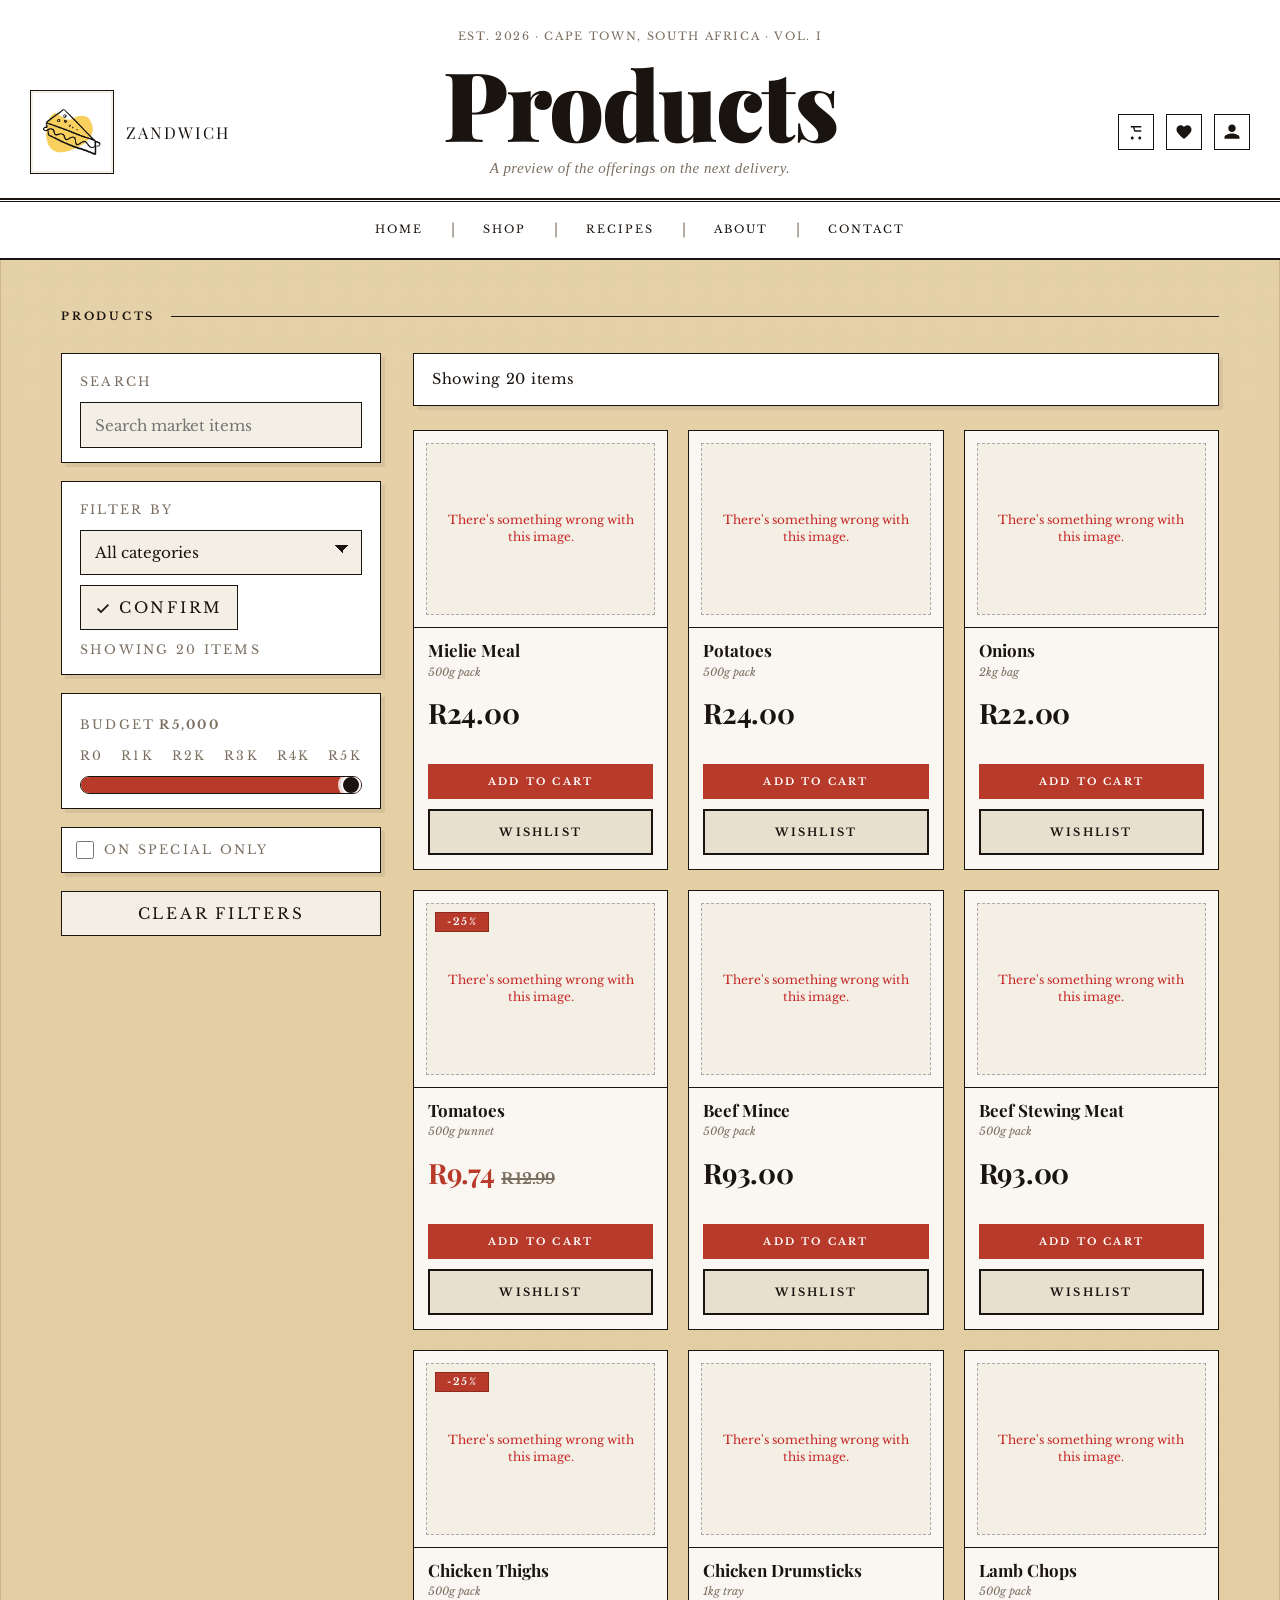
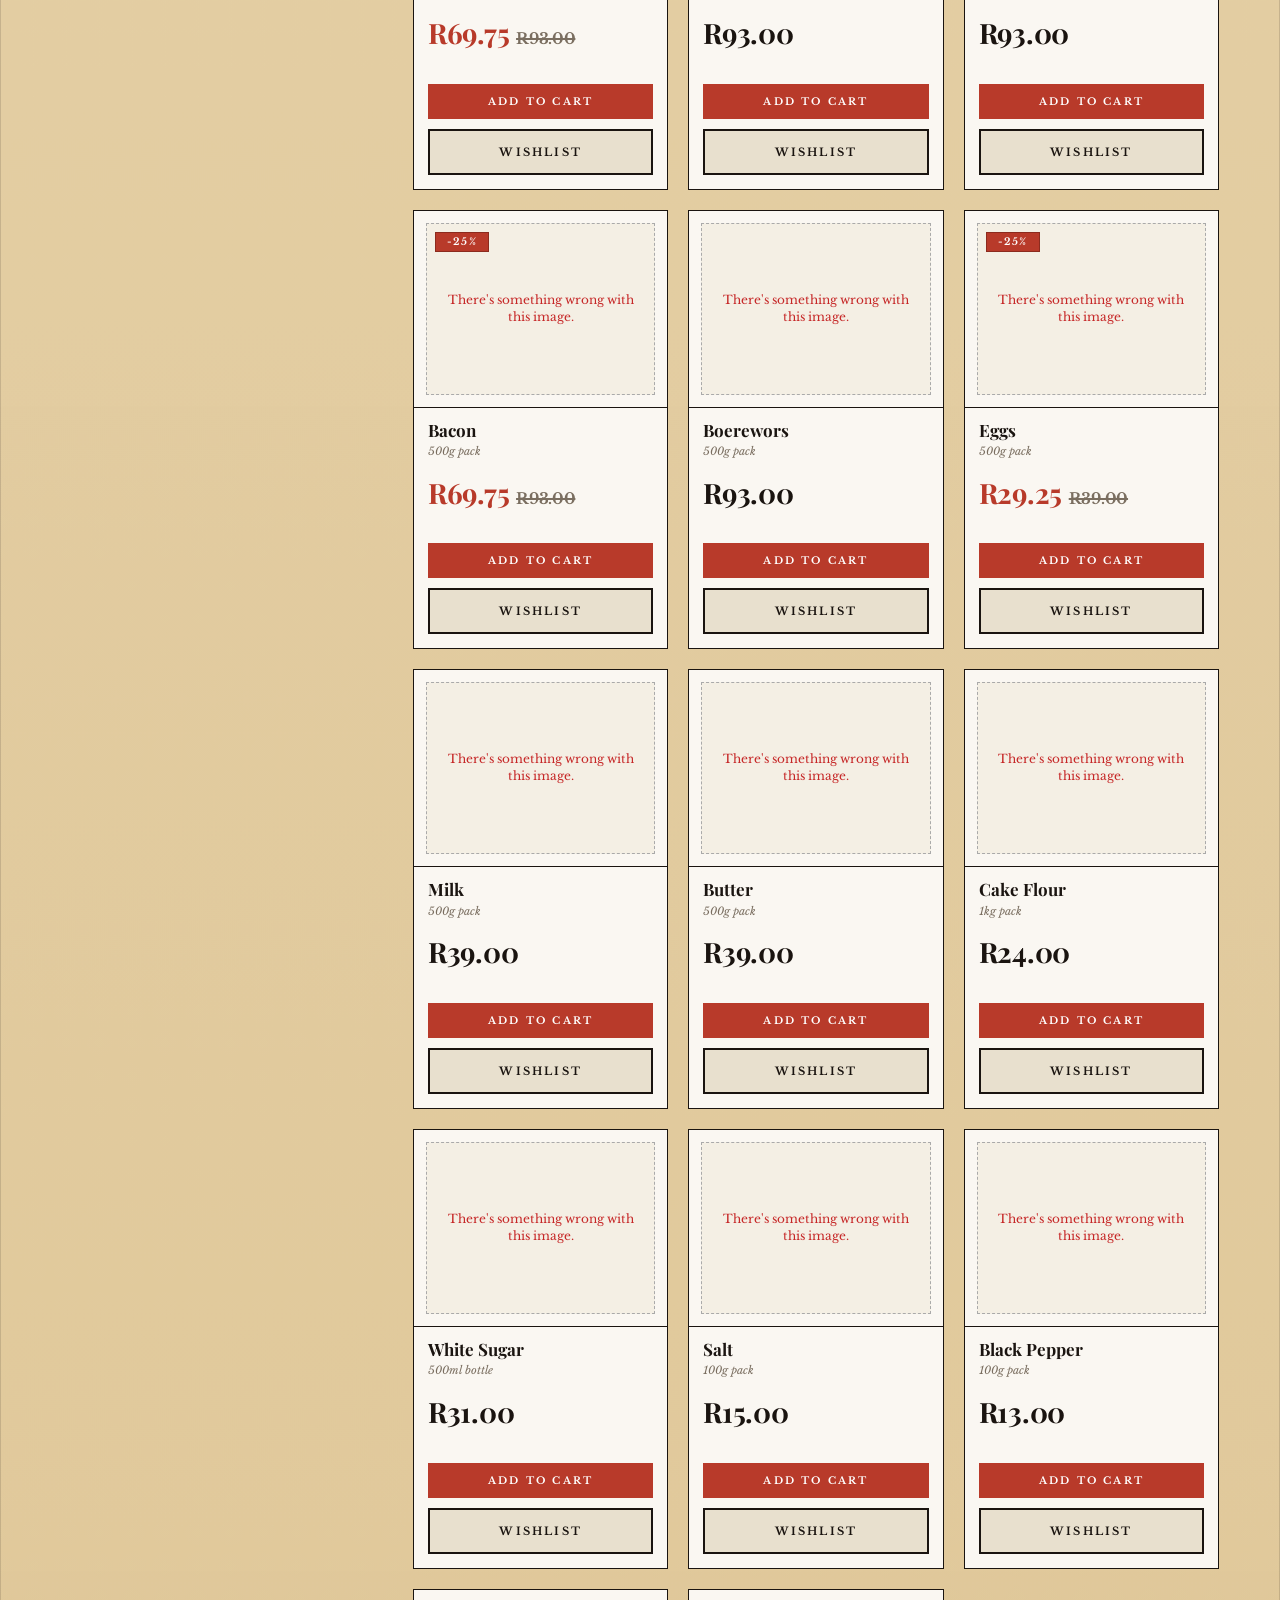
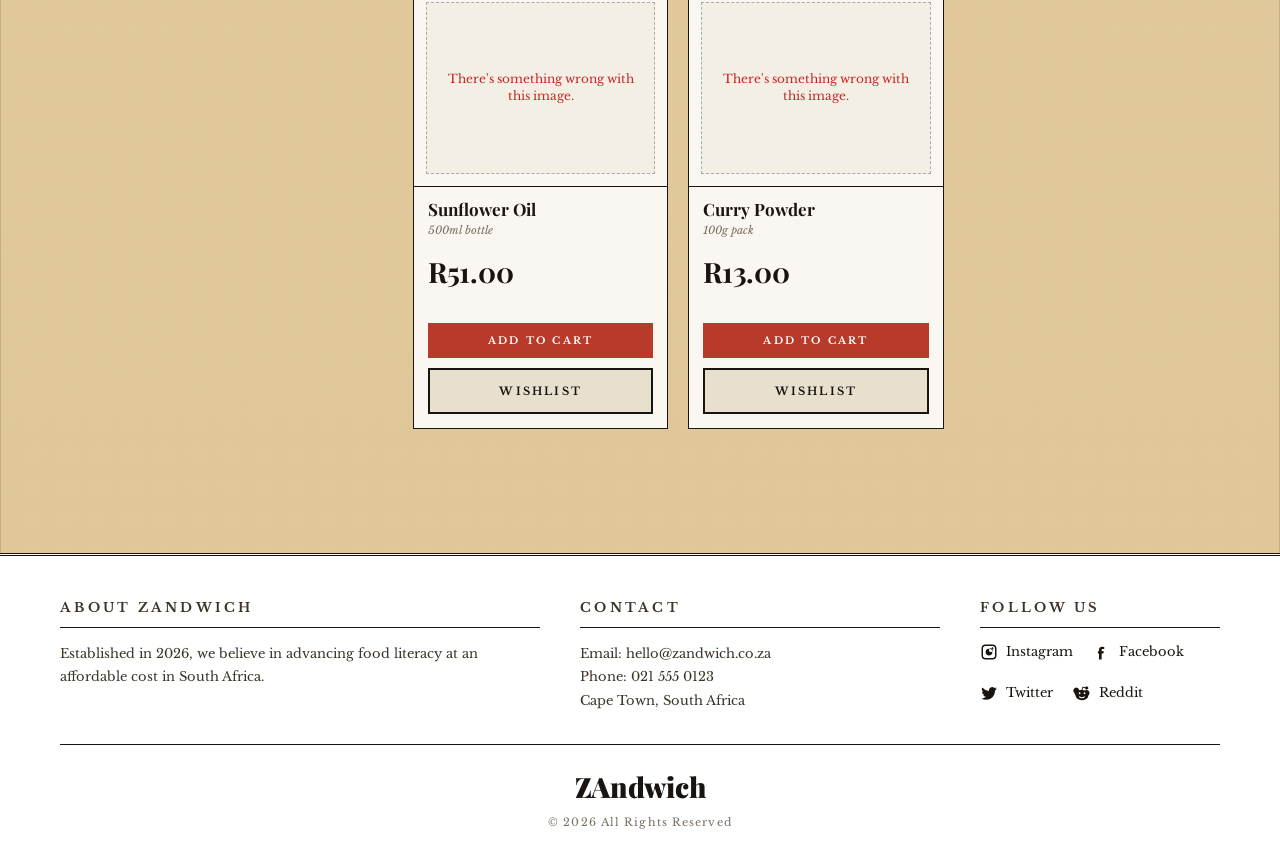
<file: docs/shop.html>
<!DOCTYPE html>
<html lang="en">
<head>
<meta charset="UTF-8">
<meta name="viewport" content="width=device-width, initial-scale=1.0">
<title>Shop Page</title>
<link rel="preconnect" href="https://fonts.googleapis.com">
<link rel="preconnect" href="https://fonts.gstatic.com" crossorigin>
<link href="https://fonts.googleapis.com/css2?family=Playfair+Display:ital,wght@0,400;0,700;0,900;1,400;1,700&family=Libre+Baskerville:ital,wght@0,400;0,700;1,400&family=IM+Fell+English:ital@0;1&display=swap" rel="stylesheet">
<link rel="icon" type="image/jpeg" href="media/sandwich-simple-doodle-illustration-vector.jpg">
<link rel="apple-touch-icon" href="media/sandwich-simple-doodle-illustration-vector.jpg">
<link rel="stylesheet" href="style.css">
</head>
<body>
<header>
  <div class="navigation-bar">
    <p class="navigation-bar-date">Est. 2026 · Cape Town, South Africa · Vol. I</p>
    <h1 class="navigation-bar-title">Products</h1>
    <p class="navigation-bar-tagline">A preview of the offerings on the next delivery.</p>
    <hr class="navigation-bar-rule">
  </div>
  <nav class="site-nav">
    <div class="nav-brand">
      <a href="home.html" class="brand-link" aria-label="Go to home page">
        <img class="site-logo" src="media/sandwich-simple-doodle-illustration-vector.jpg" alt="ZAndwich logo" loading="eager">
        <span class="site-name">ZAndwich</span>
      </a>
    </div>
    <div class="nav-links">
      <a href="home.html">Home</a>
      <span class="nav-divider">|</span>
      <a href="shop.html">Shop</a>
      <span class="nav-divider">|</span>
      <a href="recipes.html">Recipes</a>
      <span class="nav-divider">|</span>
      <a href="about.html">About</a>
      <span class="nav-divider">|</span>
      <a href="contact.html">Contact</a>
    </div>
    <div class="nav-actions">
      <a href="cart.html" class="nav-icon" aria-label="View cart">
        <svg viewBox="0 0 24 24" aria-hidden="true"><path d="M7 18c-1.1 0-1.99.9-1.99 2S5.9 22 7 22s2-.9 2-2-.9-2-2-2zm10 0c-1.1 0-1.99.9-1.99 2S15.9 22 17 22s2-.9 2-2-.9-2-2-2zM6 6h2l1.68 5.1c.14.43.54.73.99.73h7.66c.55 0 1-.45 1-1s-.45-1-1-1H11.1l-.29-.9L9.88 6H6zM5 4h14v2H5V4z"/></svg>
        <span class="cart-badge">0</span>
      </a>
      <a href="wishlist.html" class="nav-icon nav-icon-wishlist" aria-label="Wishlist">
        <svg viewBox="0 0 24 24" aria-hidden="true"><path d="M12 21.35l-1.45-1.32C5.4 15.36 2 12.28 2 8.5 2 5.42 4.42 3 7.5 3c1.74 0 3.41.81 4.5 2.09A5.93 5.93 0 0 1 16.5 3C19.58 3 22 5.42 22 8.5c0 3.78-3.4 6.86-8.55 11.54L12 21.35z"/></svg>
      </a>
      <a href="profile.html" class="nav-icon" aria-label="User profile">
        <svg viewBox="0 0 24 24" aria-hidden="true"><path d="M12 12c2.76 0 5-2.24 5-5s-2.24-5-5-5-5 2.24-5 5 2.24 5 5 5zm0 2c-3.33 0-10 1.67-10 5v2h20v-2c0-3.33-6.67-5-10-5z"/></svg>
      </a>
    </div>
  </nav>
</header>
<main class="products-area">
  <div class="section-header">
    <span class="section-title">Products</span>
    <div class="section-rule"></div>
  </div>
  <div class="shop-layout">
    <aside class="shop-sidebar">
      <label class="search-field">
        <span>Search</span>
        <input id="market-search" type="search" placeholder="Search market items" aria-label="Search market items">
      </label>
      <div class="filter-panel">
        <div class="filter-group">
          <span>Filter by</span>
          <div class="filter-inputs">
            <select id="market-filter" aria-label="Filter by category">
              <option value="all">All categories</option>
              <option value="meat">Meats</option>
              <option value="vegetable">Vegetables</option>
            </select>
            <button id="confirm-filter" class="btn-filter" type="button" aria-label="Confirm filter">
              <svg viewBox="0 0 24 24" aria-hidden="true"><path d="M9 16.2l-4.2-4.2L3 13.8l6 6 12-12-1.8-1.8z"/></svg>
              Confirm
            </button>
          </div>
          <span id="filter-summary" class="filter-summary">Showing all results</span>
        </div>
        <div class="budget-control">
          <div class="budget-meta">
            <span class="budget-label">Budget</span>
            <span class="budget-amount">R<span id="budget-value">100</span></span>
          </div>
          <div class="budget-bar-graph">
            <div class="budget-scale">
              <span>R0</span>
              <span>R1k</span>
              <span>R2k</span>
              <span>R3k</span>
              <span>R4k</span>
              <span>R5k</span>
            </div>
            <div class="budget-bar-wrap">
              <div class="budget-bar-fill" id="budget-fill"></div>
              <input id="budget-range" class="budget-range" type="range" min="0" max="5000" step="1000" value="5000">
            </div>
          </div>
        </div>
        <div class="shop-toggle-row" role="group" aria-label="Special filters">
          <input id="specials-only" type="checkbox" aria-label="Show items on special only">
          <span>On Special Only</span>
        </div>
        <button id="clear-filters" class="btn-filter" type="button" aria-label="Clear all filters">
          Clear Filters
        </button>
      </div>
    </aside>
    <section class="shop-results">
      <div class="results-header">
        <span id="results-count" class="results-count">Showing all results</span>
      </div>
      <div id="products-container" class="product-grid"></div>
    </section>
  </div>
</main>
<footer>
  <div class="footer-grid">
    <div class="footer-col">
      <p class="footer-col-title">About ZAndwich</p>
      <p>Established in 2026, we believe in advancing food literacy at an affordable cost in South Africa.</p>
    </div>
    <div class="footer-col">
      <p class="footer-col-title">Contact</p>
      <address>
        Email: hello@zandwich.co.za<br>
        Phone: 021 555 0123<br>
        Cape Town, South Africa
      </address>
    </div>
    <div class="footer-col">
      <p class="footer-col-title">Follow Us</p>
      <div class="footer-social">
        <a href="#" aria-label="Instagram">
          <svg viewBox="0 0 24 24" aria-hidden="true"><path d="M7 2C4.24 2 2 4.24 2 7v10c0 2.76 2.24 5 5 5h10c2.76 0 5-2.24 5-5V7c0-2.76-2.24-5-5-5H7zm10 2c1.66 0 3 1.34 3 3v10c0 1.66-1.34 3-3 3H7c-1.66 0-3-1.34-3-3V7c0-1.66 1.34-3 3-3h10zm-5 3.5A4.5 4.5 0 1 0 16.5 12 4.5 4.5 0 0 0 12 7.5zm0 2A2.5 2.5 0 1 1 14.5 12 2.5 2.5 0 0 1 12 9.5zm4.75-3.75a1.25 1.25 0 1 0 1.25 1.25 1.25 1.25 0 0 0-1.25-1.25z"/></svg>
          Instagram
        </a>
        <a href="#" aria-label="Facebook">
          <svg viewBox="0 0 24 24" aria-hidden="true"><path d="M13.5 8H15V5.25A22.5 22.5 0 0 0 12 5C9.79 5 8 6.5 8 9.25V11H6.5v3H8v8h3.5v-8h2.33l.67-3H11.5V9.25c0-.66.34-1.25 1-1.25z"/></svg>
          Facebook
        </a>
        <a href="#" aria-label="Twitter">
          <svg viewBox="0 0 24 24" aria-hidden="true"><path d="M22.46 6c-.77.35-1.6.58-2.46.69a4.27 4.27 0 0 0 1.88-2.36 8.56 8.56 0 0 1-2.7 1.03 4.26 4.26 0 0 0-7.26 3.88A12.1 12.1 0 0 1 3.15 4.7a4.25 4.25 0 0 0 1.32 5.68 4.2 4.2 0 0 1-1.93-.53v.05a4.25 4.25 0 0 0 3.42 4.17 4.29 4.29 0 0 1-1.92.07 4.26 4.26 0 0 0 3.98 2.96A8.56 8.56 0 0 1 2 19.54 12.06 12.06 0 0 0 8.29 21c7.55 0 11.68-6.26 11.68-11.68 0-.18 0-.36-.01-.54A8.33 8.33 0 0 0 22.46 6z"/></svg>
          Twitter
        </a>
        <a href="#" aria-label="Reddit">
          <svg viewBox="0 0 24 24" aria-hidden="true"><path d="M22 12a4 4 0 0 0-6.4-3.2 32.3 32.3 0 0 0-3-.8l.9-3.1 2.7.6a2 2 0 1 0 .3-1.3l-3.1-.7a.7.7 0 0 0-.8.5l-1 3.6a17 17 0 0 0-3.2.8A4 4 0 1 0 2 12a4 4 0 0 0 1.3 3A6.7 6.7 0 0 0 7 20.3a10.6 10.6 0 0 0 5 1.2 10.8 10.8 0 0 0 5-1.2 6.7 6.7 0 0 0 3.7-5.3A4 4 0 0 0 22 12zM8.7 13.5A1.2 1.2 0 1 1 10 12.3a1.2 1.2 0 0 1-1.3 1.2zm6.6 0a1.2 1.2 0 1 1 1.3-1.2 1.2 1.2 0 0 1-1.3 1.2zM12 18.9c-1.6 0-3-.5-3.7-1.3a.7.7 0 1 1 1-1c.5.5 1.5.9 2.7.9s2.2-.4 2.7-.9a.7.7 0 0 1 1 1c-.8.8-2.1 1.3-3.7 1.3z"/></svg>
          Reddit
        </a>
      </div>
    </div>
  </div>
  <div class="footer-bottom">
    <p class="footer-bottom-name">ZAndwich</p>
    <p class="footer-bottom-copy">&copy; 2026 All Rights Reserved</p>
  </div>
</footer>
<script src="scripts/cart.js"></script>
<script src="scripts/site-config.js"></script>
<script src="scripts/api-client.js"></script>
<script src="scripts/data-utils.js"></script>
<script src="scripts/wishlist.js"></script>
<script src="scripts/shop.js"></script>
<script src="scripts/nav.js"></script>
</body>
</html>
</file>
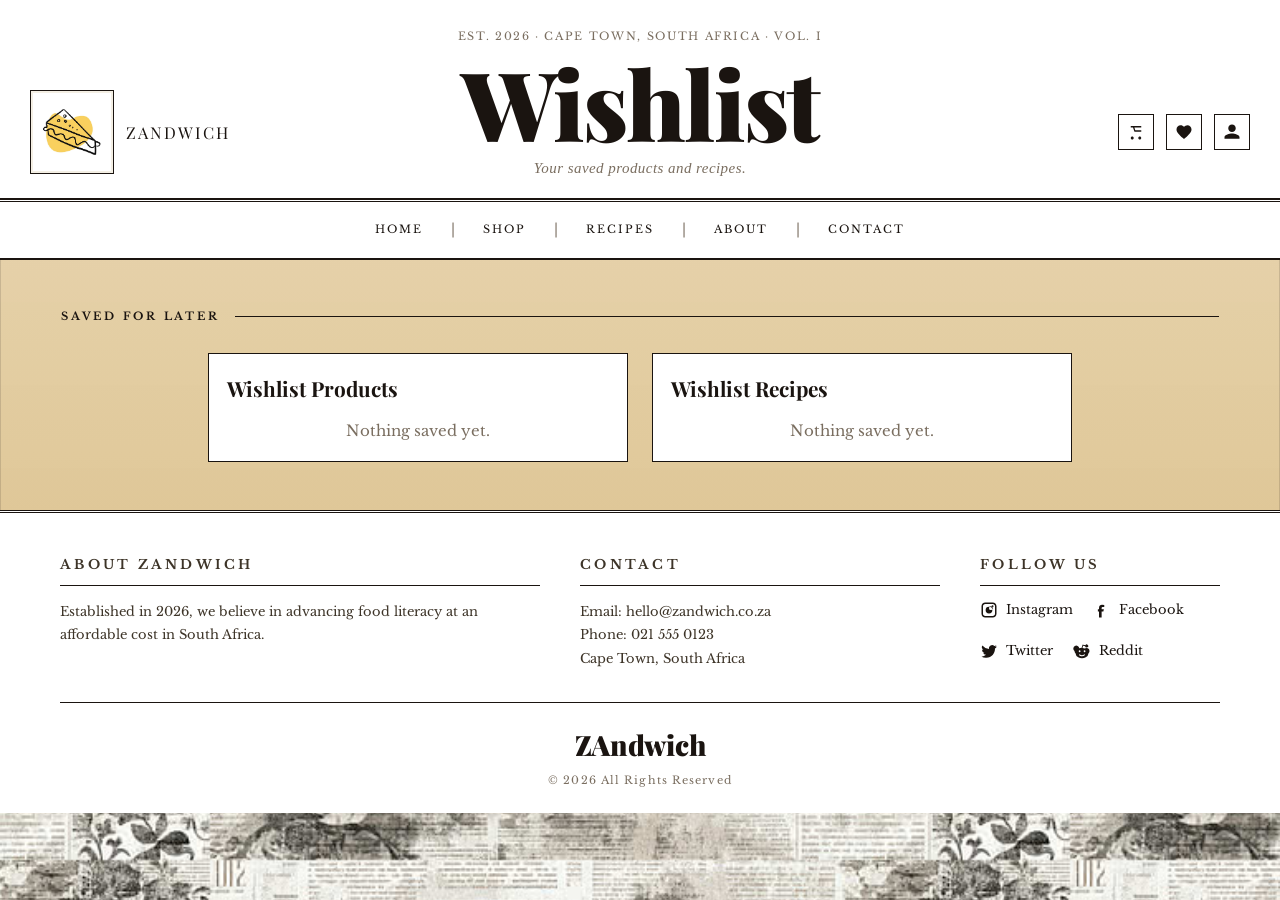
<file: docs/wishlist.html>
<!DOCTYPE html>
<html lang="en">
<head>
<meta charset="UTF-8">
<meta name="viewport" content="width=device-width, initial-scale=1.0">
<title>Wishlist Page</title>
<link rel="preconnect" href="https://fonts.googleapis.com">
<link rel="preconnect" href="https://fonts.gstatic.com" crossorigin>
<link href="https://fonts.googleapis.com/css2?family=Playfair+Display:ital,wght@0,400;0,700;0,900;1,400;1,700&family=Libre+Baskerville:ital,wght@0,400;0,700;1,400&family=IM+Fell+English:ital@0;1&display=swap" rel="stylesheet">
<link rel="icon" type="image/jpeg" href="media/sandwich-simple-doodle-illustration-vector.jpg">
<link rel="apple-touch-icon" href="media/sandwich-simple-doodle-illustration-vector.jpg">
<link rel="stylesheet" href="style.css">
</head>
<body>
<header>
  <div class="navigation-bar">
    <p class="navigation-bar-date">Est. 2026 · Cape Town, South Africa · Vol. I</p>
    <h1 class="navigation-bar-title">Wishlist</h1>
    <p class="navigation-bar-tagline">Your saved products and recipes.</p>
    <hr class="navigation-bar-rule">
  </div>
  <nav class="site-nav">
    <div class="nav-brand">
      <a href="home.html" class="brand-link" aria-label="Go to home page">
        <img class="site-logo" src="media/sandwich-simple-doodle-illustration-vector.jpg" alt="ZAndwich logo" loading="eager">
        <span class="site-name">ZAndwich</span>
      </a>
    </div>
    <div class="nav-links">
      <a href="home.html">Home</a>
      <span class="nav-divider">|</span>
      <a href="shop.html">Shop</a>
      <span class="nav-divider">|</span>
      <a href="recipes.html">Recipes</a>
      <span class="nav-divider">|</span>
      <a href="about.html">About</a>
      <span class="nav-divider">|</span>
      <a href="contact.html">Contact</a>
    </div>
    <div class="nav-actions">
      <a href="cart.html" class="nav-icon" aria-label="View cart">
        <svg viewBox="0 0 24 24" aria-hidden="true"><path d="M7 18c-1.1 0-1.99.9-1.99 2S5.9 22 7 22s2-.9 2-2-.9-2-2-2zm10 0c-1.1 0-1.99.9-1.99 2S15.9 22 17 22s2-.9 2-2-.9-2-2-2zM6 6h2l1.68 5.1c.14.43.54.73.99.73h7.66c.55 0 1-.45 1-1s-.45-1-1-1H11.1l-.29-.9L9.88 6H6zM5 4h14v2H5V4z"/></svg>
        <span class="cart-badge">0</span>
      </a>
      <a href="wishlist.html" class="nav-icon nav-icon-wishlist" aria-label="Wishlist">
        <svg viewBox="0 0 24 24" aria-hidden="true"><path d="M12 21.35l-1.45-1.32C5.4 15.36 2 12.28 2 8.5 2 5.42 4.42 3 7.5 3c1.74 0 3.41.81 4.5 2.09A5.93 5.93 0 0 1 16.5 3C19.58 3 22 5.42 22 8.5c0 3.78-3.4 6.86-8.55 11.54L12 21.35z"/></svg>
      </a>
      <a href="profile.html" class="nav-icon" aria-label="User profile">
        <svg viewBox="0 0 24 24" aria-hidden="true"><path d="M12 12c2.76 0 5-2.24 5-5s-2.24-5-5-5-5 2.24-5 5 2.24 5 5 5zm0 2c-3.33 0-10 1.67-10 5v2h20v-2c0-3.33-6.67-5-10-5z"/></svg>
      </a>
    </div>
  </nav>
</header>

<main class="products-area">
  <div class="section-header">
    <span class="section-title">Saved for Later</span>
    <div class="section-rule"></div>
  </div>

  <div class="wishlist-layout">
    <section class="wishlist-column">
      <h2 class="wishlist-title">Wishlist Products</h2>
      <div id="wishlist-products" class="wishlist-grid"></div>
    </section>

    <section class="wishlist-column">
      <h2 class="wishlist-title">Wishlist Recipes</h2>
      <div id="wishlist-recipes" class="wishlist-grid"></div>
    </section>
  </div>
</main>

<footer>
  <div class="footer-grid">
    <div class="footer-col">
      <p class="footer-col-title">About ZAndwich</p>
      <p>Established in 2026, we believe in advancing food literacy at an affordable cost in South Africa.</p>
    </div>
    <div class="footer-col">
      <p class="footer-col-title">Contact</p>
      <address>
        Email: hello@zandwich.co.za<br>
        Phone: 021 555 0123<br>
        Cape Town, South Africa
      </address>
    </div>
    <div class="footer-col">
      <p class="footer-col-title">Follow Us</p>
      <div class="footer-social">
        <a href="#" aria-label="Instagram">
          <svg viewBox="0 0 24 24" aria-hidden="true"><path d="M7 2C4.24 2 2 4.24 2 7v10c0 2.76 2.24 5 5 5h10c2.76 0 5-2.24 5-5V7c0-2.76-2.24-5-5-5H7zm10 2c1.66 0 3 1.34 3 3v10c0 1.66-1.34 3-3 3H7c-1.66 0-3-1.34-3-3V7c0-1.66 1.34-3 3-3h10zm-5 3.5A4.5 4.5 0 1 0 16.5 12 4.5 4.5 0 0 0 12 7.5zm0 2A2.5 2.5 0 1 1 14.5 12 2.5 2.5 0 0 1 12 9.5zm4.75-3.75a1.25 1.25 0 1 0 1.25 1.25 1.25 1.25 0 0 0-1.25-1.25z"/></svg>
          Instagram
        </a>
        <a href="#" aria-label="Facebook">
          <svg viewBox="0 0 24 24" aria-hidden="true"><path d="M13.5 8H15V5.25A22.5 22.5 0 0 0 12 5C9.79 5 8 6.5 8 9.25V11H6.5v3H8v8h3.5v-8h2.33l.67-3H11.5V9.25c0-.66.34-1.25 1-1.25z"/></svg>
          Facebook
        </a>
        <a href="#" aria-label="Twitter">
          <svg viewBox="0 0 24 24" aria-hidden="true"><path d="M22.46 6c-.77.35-1.6.58-2.46.69a4.27 4.27 0 0 0 1.88-2.36 8.56 8.56 0 0 1-2.7 1.03 4.26 4.26 0 0 0-7.26 3.88A12.1 12.1 0 0 1 3.15 4.7a4.25 4.25 0 0 0 1.32 5.68 4.2 4.2 0 0 1-1.93-.53v.05a4.25 4.25 0 0 0 3.42 4.17 4.29 4.29 0 0 1-1.92.07 4.26 4.26 0 0 0 3.98 2.96A8.56 8.56 0 0 1 2 19.54 12.06 12.06 0 0 0 8.29 21c7.55 0 11.68-6.26 11.68-11.68 0-.18 0-.36-.01-.54A8.33 8.33 0 0 0 22.46 6z"/></svg>
          Twitter
        </a>
        <a href="#" aria-label="Reddit">
          <svg viewBox="0 0 24 24" aria-hidden="true"><path d="M22 12a4 4 0 0 0-6.4-3.2 32.3 32.3 0 0 0-3-.8l.9-3.1 2.7.6a2 2 0 1 0 .3-1.3l-3.1-.7a.7.7 0 0 0-.8.5l-1 3.6a17 17 0 0 0-3.2.8A4 4 0 1 0 2 12a4 4 0 0 0 1.3 3A6.7 6.7 0 0 0 7 20.3a10.6 10.6 0 0 0 5 1.2 10.8 10.8 0 0 0 5-1.2 6.7 6.7 0 0 0 3.7-5.3A4 4 0 0 0 22 12zM8.7 13.5A1.2 1.2 0 1 1 10 12.3a1.2 1.2 0 0 1-1.3 1.2zm6.6 0a1.2 1.2 0 1 1 1.3-1.2 1.2 1.2 0 0 1-1.3 1.2zM12 18.9c-1.6 0-3-.5-3.7-1.3a.7.7 0 1 1 1-1c.5.5 1.5.9 2.7.9s2.2-.4 2.7-.9a.7.7 0 0 1 1 1c-.8.8-2.1 1.3-3.7 1.3z"/></svg>
          Reddit
        </a>
      </div>
    </div>
  </div>
  <div class="footer-bottom">
    <p class="footer-bottom-name">ZAndwich</p>
    <p class="footer-bottom-copy">&copy; 2026 All Rights Reserved</p>
  </div>
</footer>

<script src="scripts/cart.js"></script>
<script src="scripts/data-utils.js"></script>
<script src="scripts/wishlist.js"></script>
<script src="scripts/wishlist-page.js"></script>
<script src="scripts/nav.js"></script>
</body>
</html>
</file>
<file: docs/style.css>
/* ZAndwich site styles */

/* ── Reset & Base ── */
*, *::before, *::after { box-sizing: border-box; margin: 0; padding: 0; }

:root {
  --cream: #F4EFE4;
  --cream-dark: #E8E0CE;
  --ink: #1A1410;
  --ink-light: #3D3428;
  --ink-faint: #7A6E60;
  --red: #B83A2A;
  --red-dark: #8C2B1E;
  --rule: #1A1410;
  --card-bg: #FAF7F2;
  --paper-base: #f5efdf;
  --paper-texture-url-primary: url('media/pngtree-newspaper-textured-background-with-grunge-and-vintage-elements-in-a-white-image_17281530.jpg');
  --paper-texture-url-secondary: url('media/istockphoto-1355531876-612x612.jpg');
}

html { scroll-behavior: smooth; }

.is-hidden {
  display: none !important;
}

body {
  background-color: var(--paper-base);
  color: var(--ink);
  font-family: 'Libre Baskerville', Georgia, serif;
  font-size: 15px;
  line-height: 1.6;
  position: relative;
  isolation: isolate;
}


body.landing-page {
  --landing-surface: #ffffff;
  --landing-ink: #171411;
  --landing-muted: #6c6256;
  --landing-border: rgba(23, 20, 17, 0.12);
  --landing-shadow: 0 18px 45px rgba(23, 20, 17, 0.08);
  --landing-accent: var(--red);
  --landing-accent-2: var(--red-dark);
  --landing-accent-3: #7e2f22;
  background: var(--paper-base);
  color: var(--landing-ink);
  font-family: 'Libre Baskerville', Georgia, serif;
}

body.landing-page .site-logo--landing {
  width: 84px;
  height: 84px;
}

.landing-container {
  width: 100%;
  max-width: 1200px;
  margin: 0 auto;
  padding: 0 20px;
}

.landing-header {
  position: sticky;
  top: 0;
  z-index: 50;
  background: rgba(255, 255, 255, 0.92);
  backdrop-filter: blur(10px);
  border-bottom: 2px solid var(--ink);
}

.landing-header__inner {
  min-height: 58px;
  padding: 12px 0;
  display: flex;
  align-items: center;
  justify-content: space-between;
  gap: 24px;
}

.landing-brand {
  display: inline-flex;
  align-items: center;
  gap: 16px;
  color: inherit;
  text-decoration: none;
}

.landing-brand__wordmark {
  font-family: 'Playfair Display', serif;
  font-size: 1rem;
  letter-spacing: 0.12em;
  text-transform: uppercase;
  font-weight: 900;
}

.landing-header__auth {
  display: inline-flex;
  align-items: center;
  gap: 12px;
  flex-wrap: wrap;
  justify-content: flex-end;
}

.landing-header__question {
  font-family: 'Libre Baskerville', serif;
  font-size: 0.9rem;
  color: var(--landing-muted);
  letter-spacing: 0.02em;
}

.landing-section {
  padding: 72px 0;
}

.split-hero {
  display: flex;
  align-items: center;
  gap: 32px;
}

.split-hero__content {
  flex: 1 1 54%;
  min-width: 0;
  padding: 28px;
  background: var(--card-bg);
  border: 1.5px solid var(--ink);
  box-shadow: 5px 5px 0 var(--ink);
}

.split-hero__eyebrow {
  display: inline-flex;
  align-items: center;
  gap: 10px;
  margin-bottom: 18px;
  color: var(--red);
  font-size: 0.78rem;
  font-weight: 700;
  letter-spacing: 0.24em;
  text-transform: uppercase;
}

.split-hero__title {
  max-width: 12ch;
  margin: 0;
  font-family: 'Playfair Display', serif;
  font-size: clamp(3rem, 6vw, 5.5rem);
  line-height: 0.98;
  letter-spacing: -0.03em;
}

.split-hero__lede {
  max-width: 58ch;
  margin-top: 20px;
  font-size: 1.05rem;
  line-height: 1.85;
  color: var(--landing-muted);
}

.split-hero__actions {
  display: flex;
  flex-wrap: wrap;
  gap: 14px;
  margin-top: 28px;
}

.split-hero__media {
  flex: 1 1 46%;
  display: flex;
  justify-content: flex-end;
}

.split-hero__media img {
  display: block;
  width: 100%;
  height: 100%;
  min-height: 520px;
  object-fit: cover;
  object-position: 78% center;
  border-radius: 0;
  border: 1.5px solid var(--ink);
  box-shadow: 5px 5px 0 var(--ink);
}

.section-intro {
  display: grid;
  gap: 14px;
  padding: 24px 26px;
  background: var(--card-bg);
  border: 1.5px solid var(--ink);
  box-shadow: 5px 5px 0 var(--ink);
  margin-bottom: 28px;
}

.section-intro--split {
  grid-template-columns: minmax(0, 1fr) minmax(0, 0.9fr);
  align-items: end;
}

.landing-specials-section .section-intro {
  margin-bottom: 20px;
}

.section-intro__eyebrow {
  color: var(--red);
  font-size: 0.78rem;
  font-weight: 700;
  letter-spacing: 0.24em;
  text-transform: uppercase;
}

.section-intro__title {
  margin: 0;
  font-family: 'Playfair Display', serif;
  font-size: clamp(2rem, 3.5vw, 3.3rem);
  line-height: 1.05;
}

.section-intro__lede {
  margin: 0;
  font-size: 1rem;
  line-height: 1.85;
  color: var(--landing-muted);
}

.feature-grid {
  display: grid;
  grid-template-columns: repeat(3, minmax(0, 1fr));
  gap: 24px;
}

.feature-card {
  background: var(--landing-surface);
  border-radius: 0;
  padding: 30px;
  box-shadow: 5px 5px 0 var(--ink);
  border: 1.5px solid var(--ink);
  border-top: 4px solid var(--red);
}

.feature-card--green {
  border-top-color: var(--red);
}

.feature-card--orange {
  border-top-color: var(--red-dark);
}

.feature-card--gold {
  border-top-color: #7e2f22;
}

.feature-card__index {
  display: inline-flex;
  align-items: center;
  justify-content: center;
  min-width: 48px;
  min-height: 48px;
  margin-bottom: 22px;
  border-radius: 0;
  background: var(--red);
  color: #fff;
  font-size: 0.78rem;
  font-weight: 800;
  letter-spacing: 0.18em;
}

.feature-card h3 {
  margin: 0 0 12px;
  font-family: 'Playfair Display', serif;
  font-size: 1.55rem;
  line-height: 1.1;
}

.feature-card p {
  margin: 0;
  color: var(--landing-muted);
  line-height: 1.8;
}

.specials-rail {
  display: grid;
  grid-auto-flow: column;
  grid-auto-columns: minmax(250px, 1fr);
  gap: 18px;
  overflow-x: auto;
  padding-bottom: 8px;
  scroll-snap-type: x proximity;
}

.special-card {
  scroll-snap-align: start;
  background: var(--landing-surface);
  border-radius: 0;
  box-shadow: 5px 5px 0 var(--ink);
  overflow: hidden;
  border: 1.5px solid var(--ink);
}

.special-card__image {
  aspect-ratio: 4 / 3;
  background:
    radial-gradient(circle at 22% 18%, rgba(255, 255, 255, 0.72), transparent 26%),
    linear-gradient(135deg, #9fc27b 0%, #d9d08f 48%, #b6d0c8 100%);
}

.special-card__image--tomato {
  background:
    radial-gradient(circle at 24% 20%, rgba(255, 255, 255, 0.72), transparent 26%),
    linear-gradient(135deg, #c65a4a 0%, #ea9c6d 48%, #d4bc72 100%);
}

.special-card__image--eggs {
  background:
    radial-gradient(circle at 24% 20%, rgba(255, 255, 255, 0.72), transparent 26%),
    linear-gradient(135deg, #d7d1bf 0%, #f1e4b3 48%, #c8a27a 100%);
}

.special-card__image--oil {
  background:
    radial-gradient(circle at 24% 20%, rgba(255, 255, 255, 0.72), transparent 26%),
    linear-gradient(135deg, #c8a54f 0%, #e4d38c 48%, #9f8454 100%);
}

.special-card__body {
  padding: 22px;
}

.special-card__badge {
  display: inline-flex;
  align-items: center;
  justify-content: center;
  margin-bottom: 14px;
  padding: 6px 10px;
  border-radius: 0;
  background: var(--red);
  color: #fff;
  font-size: 0.72rem;
  font-weight: 800;
  letter-spacing: 0.18em;
  text-transform: uppercase;
}

.special-card h3 {
  margin: 0;
  font-family: 'Playfair Display', serif;
  font-size: 1.55rem;
  line-height: 1.1;
}

.special-card__price {
  margin: 12px 0 4px;
  font-size: 1.7rem;
  font-weight: 800;
  letter-spacing: -0.03em;
}

.special-card__meta {
  margin: 0;
  color: var(--landing-muted);
  font-size: 0.95rem;
}

.landing-button {
  display: inline-flex;
  align-items: center;
  justify-content: center;
  text-decoration: none;
}

.landing-header__auth .btn-secondary {
  min-width: 0;
}

.landing-header__auth .btn-primary {
  min-width: 0;
}

.landing-footer {
  background: var(--ink);
  color: #f3ede4;
  padding: 80px 0 32px;
}

.landing-footer__grid {
  display: grid;
  grid-template-columns: minmax(0, 1.3fr) minmax(0, 0.9fr) minmax(0, 1fr);
  gap: 28px;
}

.landing-footer__column h3 {
  margin: 0 0 16px;
  font-family: 'Playfair Display', serif;
  font-size: 1.5rem;
}

.landing-footer__column p,
.landing-footer__column a {
  color: rgba(243, 237, 228, 0.84);
  text-decoration: none;
  line-height: 1.8;
}

.landing-footer__column a:hover {
  color: #fff;
}

.landing-special-card .product-card-body {
  border-top: 1px solid var(--ink);
}

.landing-special-card.product-card:hover {
  transform: translateY(-2px);
  box-shadow: 5px 5px 0 var(--red-dark);
}

.landing-footer__column a {
  display: block;
  margin-bottom: 8px;
}

.landing-footer__base {
  margin-top: 36px;
  padding-top: 20px;
  border-top: 1px solid rgba(243, 237, 228, 0.16);
  color: rgba(243, 237, 228, 0.72);
  font-size: 0.92rem;
}

@media (max-width: 960px) {
  .split-hero,
  .feature-grid,
  .landing-footer__grid,
  .section-intro--split {
    grid-template-columns: 1fr;
  }

  .split-hero {
    flex-direction: column;
  }

  .split-hero__content {
    width: 100%;
  }

  .split-hero__media {
    order: -1;
    width: 100%;
  }

  .feature-grid {
    grid-template-columns: 1fr;
  }

  .landing-footer__grid {
    display: grid;
  }
}

@media (max-width: 720px) {
  .landing-header__inner {
    min-height: auto;
    padding-top: 12px;
    padding-bottom: 12px;
  }

  .landing-header__auth {
    justify-content: flex-start;
  }

  .split-hero__title {
    max-width: 14ch;
  }

  .split-hero__media img {
    min-height: 320px;
  }

  .landing-section,
  .landing-footer {
    padding-top: 56px;
  }
}
body::before {
  content: '';
  position: fixed;
  inset: 0;
  pointer-events: none;
  z-index: 0;
  background-image: var(--paper-texture-url-primary), var(--paper-texture-url-secondary);
  background-repeat: repeat, repeat;
  background-size: 860px auto, 640px auto;
  background-position: center top, left top;
  opacity: 1;
  mix-blend-mode: multiply;
}

body > * {
  position: relative;
  z-index: 1;
}

/* ── navigation-bar ── */
.navigation-bar {
  background: #fff;
  text-align: center;
  padding: 28px 40px 0;
  border-bottom: 3px double var(--ink);
  position: relative;
}

.navigation-bar-date {
  font-family: 'Libre Baskerville', serif;
  font-size: 11px;
  letter-spacing: 0.15em;
  color: var(--ink-faint);
  text-transform: uppercase;
  margin-bottom: 8px;
}

.navigation-bar-title {
  font-family: 'Playfair Display', serif;
  font-size: clamp(52px, 8vw, 96px);
  font-weight: 900;
  letter-spacing: -0.02em;
  line-height: 1;
  color: var(--ink);
}

.navigation-bar-brand {
  display: inline-block;
  font-size: 1.15em;
  font-weight: 900;
  letter-spacing: -0.04em;
  color: #fff;
  background: var(--red);
  padding: 0.12em 0.35em 0.08em;
  border: 2px solid var(--ink);
  line-height: 1;
  vertical-align: text-bottom;
  margin-right: -0.08em;
}

.navigation-bar-subtitle {
  display: inline-block;
  position: relative;
  font-size: 0.72em;
  vertical-align: text-bottom;
  letter-spacing: 0;
  font-weight: 400;
  color: var(--ink);
  margin-left: 0.08em;
}

.navigation-bar-subtitle::after {
  content: '';
  position: absolute;
  left: 0;
  right: 0;
  bottom: -0.08em;
  height: 0.18em;
  background: linear-gradient(90deg, var(--ink) 12%, transparent 12%, transparent 24%, var(--ink) 24%, var(--ink) 36%, transparent 36%, transparent 48%, var(--ink) 48%, var(--ink) 60%, transparent 60%, transparent 72%, var(--ink) 72%, var(--ink) 84%, transparent 84%, transparent 100%);
  transform: skewX(-8deg);
}

.navigation-bar-tagline {
  font-family: 'IM Fell English', serif;
  font-style: italic;
  font-size: 15px;
  color: var(--ink-faint);
  margin: 6px 0 18px;
  letter-spacing: 0.03em;
}

.navigation-bar-rule {
  border: none;
  border-top: 1px solid var(--ink);
  margin: 0 -40px;
}

/* ── Navigation ── */
nav.site-nav {
  background: #fff;
  display: flex;
  align-items: center;
  justify-content: center;
  flex-wrap: wrap;
  gap: 18px;
  padding: 12px 40px;
  border-bottom: 2px solid var(--ink);
  position: relative;
  min-height: 58px;
}

.nav-brand {
  display: inline-flex;
  align-items: center;
  gap: 12px;
  position: absolute;
  left: 30px;
  top: -112px;
}

.brand-link {
  display: inline-flex;
  align-items: center;
  gap: 12px;
  text-decoration: none;
  color: inherit;
  height: 84px;
}

.brand-link:hover {
  opacity: 0.86;
}

.site-logo {
  display: block;
  width: 84px;
  height: 84px;
  object-fit: contain;
  border: 1.5px solid var(--ink);
  background: var(--cream);
  padding: 2px;
  box-sizing: border-box;
}

.site-mark {
  display: inline-flex;
  align-items: center;
  justify-content: center;
  width: 38px;
  height: 38px;
  border: 1.5px solid var(--ink);
  background: var(--cream);
  font-family: 'Playfair Display', serif;
  font-size: 1.08rem;
  font-weight: 900;
  color: var(--ink);
  letter-spacing: -0.02em;
}

.site-name {
  display: flex;
  align-items: center;
  height: 84px;
  font-family: 'Playfair Display', serif;
  font-size: 1.02rem;
  letter-spacing: 0.12em;
  color: var(--ink);
  text-transform: uppercase;
  white-space: nowrap;
}

.nav-links {
  display: flex;
  align-items: center;
  flex-wrap: wrap;
  gap: 10px;
  justify-content: center;
}

.nav-links a {
  font-family: 'Libre Baskerville', serif;
  font-size: 11px;
  letter-spacing: 0.18em;
  text-transform: uppercase;
  color: var(--ink);
  text-decoration: none;
  padding: 0 18px;
  transition: color 0.2s;
}

.nav-links a:hover {
  color: var(--red);
}

.nav-divider {
  color: var(--ink-faint);
  font-size: 14px;
  user-select: none;
}

.nav-actions {
  display: flex;
  align-items: center;
  gap: 12px;
  position: absolute;
  right: 30px;
  top: -88px;
}

.nav-icon {
  display: inline-flex;
  align-items: center;
  justify-content: center;
  width: 36px;
  height: 36px;
  border: 1px solid var(--ink);
  background: #fff;
  color: var(--ink);
  text-decoration: none;
  transition: color 0.2s, border-color 0.2s, background 0.2s;
}

.nav-icon:hover {
  color: var(--red);
  border-color: var(--red);
  background: #fff8f4;
}

.nav-icon svg {
  width: 18px;
  height: 18px;
  fill: currentColor;
}

@media (max-width: 840px) {
  nav.site-nav {
    justify-content: center;
    padding: 12px 24px;
    min-height: auto;
  }

  .nav-brand,
  .nav-actions {
    position: static;
  }

  .nav-links {
    justify-content: center;
  }
}

/* ── Hero Banner ── */
.hero {
  background: #fff;
  border-bottom: 2px solid var(--ink);
  padding: 48px 60px;
  display: grid;
  grid-template-columns: 1fr 1fr;
  gap: 48px;
  align-items: center;
  max-width: 1400px;
  margin: 0 auto;
}

.hero-left {}

.hero-kicker {
  font-family: 'Libre Baskerville', serif;
  font-size: 10px;
  letter-spacing: 0.25em;
  text-transform: uppercase;
  color: var(--ink-faint);
  display: flex;
  align-items: center;
  gap: 10px;
  margin-bottom: 12px;
}

.hero-kicker::before,
.hero-kicker::after {
  content: '';
  flex: 1;
  height: 1px;
  background: var(--ink-faint);
}

.hero-headline {
  font-family: 'Playfair Display', serif;
  font-size: clamp(32px, 4.5vw, 58px);
  font-weight: 900;
  line-height: 1.08;
  color: var(--ink);
  margin-bottom: 16px;
}

.hero-headline-emphasis {
  display: inline-block;
  font-size: 1.15em;
  letter-spacing: 0.06em;
  padding: 0.3em 0.7em 0.25em;
  background: var(--red);
  background-image:
    radial-gradient(circle, rgba(255,255,255,0.18) 1.5px, transparent 1.5px),
    radial-gradient(circle, rgba(0,0,0,0.14) 2px, transparent 2px),
    radial-gradient(circle, rgba(255,255,255,0.12) 0.9px, transparent 0.9px);
  background-size: 24px 24px, 34px 34px, 12px 12px;
  background-position: 0 0, 10px 14px, 6px 8px;
  color: #fff;
  line-height: 1;
  position: relative;
  clip-path: polygon(0 0, 95% 0, 100% 10%, 100% 85%, 94% 100%, 85% 88%, 72% 100%, 60% 90%, 42% 100%, 26% 92%, 12% 100%, 0 90%);
}

.hero-standfirst {
  font-family: 'Libre Baskerville', serif;
  font-size: 13px;
  font-style: italic;
  color: var(--ink-faint);
  margin-bottom: 28px;
  line-height: 1.7;
}

.btn-primary {
  display: inline-block;
  background: var(--red);
  color: #fff;
  font-family: 'Libre Baskerville', serif;
  font-size: 11px;
  font-weight: 700;
  letter-spacing: 0.2em;
  text-transform: uppercase;
  text-decoration: none;
  padding: 14px 32px;
  border: 2px solid var(--ink);
  border-radius: 0;
  box-shadow: 5px 5px 0 var(--ink);
  cursor: pointer;
  transition: background 0.2s, transform 0.1s, box-shadow 0.2s;
}

.btn-primary:hover {
  background: var(--red-dark);
  transform: translateY(-1px);
  box-shadow: 5px 5px 0 rgba(0, 0, 0, 0.15);
}

.btn-primary:active { transform: translateY(0); }

/* Illustration box */
.hero-illustration {
  border: 2px dashed var(--ink);
  background: var(--cream);
  aspect-ratio: 4/3;
  display: flex;
  flex-direction: column;
  align-items: center;
  justify-content: center;
  gap: 8px;
  position: relative;
  overflow: hidden;
}

.hero-illustration img {
  width: 100%;
  height: 100%;
  object-fit: cover;
  display: block;
}

.hero-illustration-label {
  font-family: 'Libre Baskerville', serif;
  font-size: 10px;
  letter-spacing: 0.2em;
  text-transform: uppercase;
  color: var(--ink-faint);
}

.hero-illustration-sub {
  font-family: 'IM Fell English', serif;
  font-style: italic;
  font-size: 13px;
  color: var(--ink-faint);
}

/* ── Product Sections ── */
.products-area {
  background:
    linear-gradient(180deg, rgba(229, 208, 166, 0.95) 0%, rgba(223, 198, 150, 0.96) 100%),
    var(--cream-dark);
  padding: 48px 60px;
  max-width: 1400px;
  margin: 0 auto;
  border-left: 1px solid rgba(26, 20, 16, 0.14);
  border-right: 1px solid rgba(26, 20, 16, 0.14);
}

.section-header {
  display: flex;
  align-items: center;
  gap: 16px;
  margin-bottom: 28px;
}

.section-title {
  font-family: 'Libre Baskerville', serif;
  font-size: 11px;
  font-weight: 700;
  letter-spacing: 0.25em;
  text-transform: uppercase;
  color: var(--ink);
  white-space: nowrap;
}

.section-rule {
  flex: 1;
  height: 1px;
  background: var(--ink);
}

.section-subtitle {
  font-family: 'IM Fell English', serif;
  font-size: 16px;
  color: var(--ink-faint);
  margin: -14px 0 22px;
  font-style: italic;
}

.index-category-block {
  margin-bottom: 48px;
}

.index-carousel {
  display: grid;
  grid-template-columns: auto 1fr auto;
  gap: 12px;
  align-items: stretch;
}

.carousel-viewport {
  overflow: hidden;
}

.carousel-track {
  display: flex;
  transition: transform 0.25s ease;
}

.carousel-page {
  flex: 0 0 100%;
  display: grid;
  grid-template-columns: repeat(5, minmax(0, 1fr));
  gap: 20px;
}

.carousel-nav {
  border: 1.5px solid var(--ink);
  background: #fff;
  color: var(--ink);
  min-width: 40px;
  font-size: 26px;
  line-height: 1;
  cursor: pointer;
}

.carousel-nav:hover:not(:disabled) {
  color: var(--red);
  border-color: var(--red);
}

.carousel-nav:disabled {
  opacity: 0.35;
  cursor: not-allowed;
}

.index-carousel.is-single {
  grid-template-columns: 1fr;
}

.index-carousel.is-single .carousel-nav {
  display: none;
}

@media (max-width: 1400px) {
  .carousel-page {
    grid-template-columns: repeat(4, minmax(0, 1fr));
  }
}

@media (max-width: 1120px) {
  .carousel-page {
    grid-template-columns: repeat(3, minmax(0, 1fr));
  }
}

@media (max-width: 860px) {
  .index-carousel {
    grid-template-columns: 1fr;
  }

  .carousel-nav {
    display: none;
  }

  .carousel-page {
    grid-template-columns: repeat(2, minmax(0, 1fr));
  }
}

@media (max-width: 560px) {
  .carousel-page {
    grid-template-columns: 1fr;
  }
}

.shop-layout {
  display: grid;
  grid-template-columns: minmax(260px, 320px) 1fr;
  gap: 32px;
  align-items: start;
  margin-bottom: 28px;
}

.shop-sidebar {
  display: grid;
  gap: 18px;
}

.shop-sidebar label,
.shop-sidebar .filter-group,
.shop-sidebar .budget-control {
  display: flex;
  flex-direction: column;
  gap: 10px;
  background: #fff;
  border: 1.5px solid var(--ink);
  padding: 18px 18px 14px;
  box-shadow: 4px 4px 0 rgba(26, 20, 16, 0.07);
}

.shop-toggle-row {
  display: flex;
  align-items: center;
  gap: 10px;
  background: #fff;
  border: 1.5px solid var(--ink);
  padding: 12px 14px;
  box-shadow: 4px 4px 0 rgba(26, 20, 16, 0.07);
}

.shop-toggle-row input[type='checkbox'] {
  width: 18px;
  height: 18px;
  accent-color: var(--red);
  cursor: pointer;
}

.shop-toggle-row span {
  font-family: 'Libre Baskerville', serif;
  font-size: 0.8rem;
  letter-spacing: 0.12em;
  text-transform: uppercase;
  color: var(--ink);
}

.shop-results {
  display: grid;
  gap: 24px;
}

.results-header {
  display: flex;
  justify-content: space-between;
  align-items: center;
  background: #fff;
  border: 1.5px solid var(--ink);
  padding: 14px 18px;
  box-shadow: 4px 4px 0 rgba(26, 20, 16, 0.07);
}

.results-count {
  font-family: 'Libre Baskerville', serif;
  font-size: 0.9rem;
  letter-spacing: 0.05em;
  color: var(--ink);
}

.filter-inputs {
  display: flex;
  gap: 10px;
  flex-wrap: wrap;
  align-items: center;
}

.filter-panel {
  display: grid;
  gap: 18px;
}

.btn-filter {
  display: inline-flex;
  align-items: center;
  gap: 8px;
  justify-content: center;
  border: 1.5px solid var(--ink);
  background: var(--cream);
  color: var(--ink);
  font-family: inherit;
  font-size: 0.95rem;
  text-transform: uppercase;
  letter-spacing: 0.18em;
  padding: 12px 14px;
  cursor: pointer;
}

.btn-filter svg {
  width: 16px;
  height: 16px;
  fill: currentColor;
}

.filter-summary {
  color: var(--ink-faint);
  font-size: 0.85rem;
}

.shop-sidebar span,
.shop-sidebar .budget-label {
  font-family: 'Libre Baskerville', serif;
  font-size: 0.78rem;
  letter-spacing: 0.18em;
  text-transform: uppercase;
  color: var(--ink-faint);
}

.shop-sidebar input[type='search'],
.shop-sidebar select {
  width: 100%;
  border: 1.5px solid var(--ink);
  padding: 12px 14px;
  font-family: inherit;
  font-size: 0.95rem;
  color: var(--ink);
  background: var(--cream);
}

.shop-sidebar input[type='search'] {
  min-height: 46px;
}

.shop-sidebar select {
  appearance: none;
  background-image: linear-gradient(45deg, transparent 50%, var(--ink) 50%),
    linear-gradient(135deg, var(--ink) 50%, transparent 50%);
  background-position: calc(100% - 18px) calc(50% - 4px), calc(100% - 12px) calc(50% - 4px);
  background-size: 8px 8px;
  background-repeat: no-repeat;
}

.budget-control {
  justify-content: space-between;
}

.budget-bar-graph {
  display: grid;
  gap: 10px;
}

.budget-scale {
  display: flex;
  justify-content: space-between;
  color: var(--ink-faint);
  font-family: 'Libre Baskerville', serif;
  font-size: 0.75rem;
  letter-spacing: 0.14em;
  text-transform: uppercase;
}

.budget-bar-wrap {
  position: relative;
  width: 100%;
  height: 18px;
  background: var(--cream);
  border: 1.5px solid var(--ink);
  border-radius: 999px;
  overflow: hidden;
}

.budget-bar-fill {
  position: absolute;
  left: 0;
  top: 0;
  bottom: 0;
  width: 1%;
  background: var(--red);
  transition: width 0.2s ease;
  z-index: 1;
}

.budget-range {
  appearance: none;
  position: absolute;
  inset: 0;
  width: 100%;
  height: 100%;
  background: transparent;
  cursor: pointer;
  margin: 0;
  padding: 0;
  z-index: 2;
  outline: none;
}

.budget-range::-webkit-slider-thumb {
  appearance: none;
  width: 20px;
  height: 20px;
  border-radius: 50%;
  background: var(--ink);
  border: 2px solid #fff;
  box-shadow: 0 0 0 3px rgba(255,255,255,0.8);
  margin-top: 0;
}

.budget-range::-webkit-slider-runnable-track {
  background: transparent;
  border: none;
}

.budget-range::-moz-range-thumb {
  width: 20px;
  height: 20px;
  border-radius: 50%;
  background: var(--ink);
  border: 2px solid #fff;
}

.budget-range::-moz-range-track {
  background: transparent;
  border: none;
}

.budget-amount {
  font-family: 'Playfair Display', serif;
  font-size: 1.2rem;
  font-weight: 900;
  color: var(--ink);
}

.budget-slider input[type='range'] {
  width: 100%;
  accent-color: var(--red);
  cursor: grab;
}

.budget-slider input[type='range']::-webkit-slider-thumb {
  appearance: none;
  width: 28px;
  height: 28px;
  border-radius: 50%;
  background: var(--ink);
  border: 1px solid var(--ink-faint);
  box-shadow: 0 0 0 3px #fff, 0 0 0 4px rgba(26, 20, 16, 0.1);
}

.budget-slider input[type='range']::-moz-range-thumb {
  width: 28px;
  height: 28px;
  border-radius: 50%;
  background: var(--ink);
  border: 1px solid var(--ink-faint);
}

@media (max-width: 900px) {
  .shop-layout {
    grid-template-columns: 1fr;
  }
  .shop-sidebar {
    width: 100%;
  }
  .filter-inputs {
    flex-direction: column;
    align-items: stretch;
  }
}

.product-grid {
  display: grid;
  grid-template-columns: repeat(auto-fill, minmax(220px, 1fr));
  gap: 20px;
  margin-bottom: 48px;
}

.product-page .product-shop-grid {
  display: grid;
  grid-template-columns: minmax(280px, 1fr) minmax(320px, 1.3fr);
  gap: 16px;
  align-items: stretch;
  margin-bottom: 16px;
}

.product-page .product-shop-grid > .product-hero-card {
  grid-column: 1;
  grid-row: 1 / span 2;
  height: 100%;
}

.product-page .product-shop-grid > .product-detail-panel {
  grid-column: 2;
  grid-row: 1;
}

.product-page .product-shop-grid > .product-manufacturer-block {
  grid-column: 2;
  grid-row: 2;
}

.product-page .product-info-grid {
  grid-template-columns: 1fr;
}

.recipe-detail-page .product-shop-grid > .product-hero-card {
  grid-column: 1;
  grid-row: 1 / span 2;
  height: 100%;
}

.recipe-detail-page .product-shop-grid > .product-detail-panel {
  grid-column: 2;
  grid-row: 1;
}

.recipe-detail-page .product-shop-grid > .product-ingredients-panel {
  grid-column: 2;
  grid-row: 2;
}

.recipe-detail-page .product-shop-grid {
  align-items: stretch;
}

.product-page .product-shop-grid {
  align-items: stretch;
}

.products-area.product-page {
  padding-top: 28px;
  padding-bottom: 28px;
}

.product-page .product-hero-card {
  min-height: 380px;
}

.product-page .product-card-img {
  min-height: 260px;
}

.product-page .product-card-body {
  padding: 12px 14px 14px;
}

.product-card-copy {
  font-family: 'Libre Baskerville', serif;
  font-size: 0.95rem;
  color: var(--ink-faint);
  margin-top: 14px;
  line-height: 1.75;
}

.product-detail-panel {
  border: 1px solid var(--ink);
  background: #fff;
  padding: 18px 18px;
  box-shadow: 6px 6px 0 rgba(26, 20, 16, 0.08);
}

.product-label {
  display: inline-block;
  font-family: 'Libre Baskerville', serif;
  font-size: 0.72rem;
  letter-spacing: 0.18em;
  text-transform: uppercase;
  color: var(--ink-faint);
  margin-bottom: 0.9rem;
}

.product-detail-heading {
  font-family: 'Playfair Display', serif;
  font-size: clamp(42px, 4vw, 56px);
  font-weight: 900;
  margin: 0 0 18px;
  line-height: 1.02;
}

.product-detail-copy {
  font-family: 'Libre Baskerville', serif;
  font-size: 1rem;
  color: var(--ink);
  line-height: 1.8;
  margin-bottom: 12px;
}

.product-hero-meta {
  display: flex;
  flex-wrap: wrap;
  gap: 10px;
  color: var(--ink-faint);
  font-family: 'Libre Baskerville', serif;
  font-size: 0.85rem;
  letter-spacing: 0.12em;
  text-transform: uppercase;
  margin-bottom: 14px;
}

.product-hero-meta span {
  padding: 8px 12px;
  border: 1px solid rgba(26, 20, 16, 0.15);
  background: #fbf2e6;
}

.product-cta {
  display: flex;
  gap: 10px;
  align-items: center;
  flex-wrap: wrap;
  margin-bottom: 10px;
}

.quantity-selector {
  display: inline-flex;
  align-items: center;
  border: 1px solid rgba(26, 20, 16, 0.25);
  background: rgba(255,255,255,0.95);
}

.quantity-selector button,
.quantity-selector input {
  font-family: 'Libre Baskerville', serif;
  font-size: 0.95rem;
  border: none;
  padding: 12px 14px;
}

.quantity-selector button {
  background: #fff;
  cursor: pointer;
  color: var(--ink);
}

.quantity-selector input {
  width: 3rem;
  text-align: center;
}

.btn-add {
  padding: 16px 30px;
}

.product-detail-note {
  font-family: 'Libre Baskerville', serif;
  font-size: 0.95rem;
  color: var(--ink-faint);
  line-height: 1.8;
}

.product-info-grid {
  display: grid;
  grid-template-columns: 1fr 1fr;
  gap: 12px;
  margin-bottom: 16px;
}

.recipe-detail-page .product-info-grid {
  grid-template-columns: 1fr;
}

.product-info-block {
  background: #fff;
  border: 1px solid var(--ink);
  padding: 12px;
  box-shadow: 4px 4px 0 rgba(26, 20, 16, 0.06);
}

.product-info-title {
  font-family: 'Playfair Display', serif;
  font-size: 1.05rem;
  font-weight: 900;
  margin-bottom: 14px;
  letter-spacing: 0.08em;
  text-transform: uppercase;
}

.product-specs {
  list-style: none;
  padding-left: 0;
  color: var(--ink-faint);
  line-height: 1.8;
}

.product-specs li {
  margin-bottom: 8px;
}

.recipe-video-wrap {
  position: relative;
  width: 100%;
  padding-top: 56.25%;
  border: 1px solid var(--ink);
  background: #000;
}

.recipe-video-wrap iframe {
  position: absolute;
  top: 0;
  left: 0;
  width: 100%;
  height: 100%;
  border: 0;
}

.recipe-video-actions {
  margin: 14px 0 0;
}

.recipe-video-empty {
  margin: 12px 0 0;
  font-family: 'Libre Baskerville', serif;
  font-size: 0.95rem;
  color: var(--ink-faint);
}

.wishlist-layout {
  display: grid;
  grid-template-columns: repeat(2, minmax(280px, 420px));
  gap: 24px;
  justify-content: center;
  max-width: 980px;
  margin: 0 auto;
}

.wishlist-column {
  border: 1px solid var(--ink);
  background: #fff;
  padding: 18px;
  width: 100%;
}

.wishlist-title {
  font-family: 'Playfair Display', serif;
  font-size: 1.3rem;
  margin-bottom: 14px;
}

.wishlist-grid {
  display: grid;
  gap: 14px;
  justify-items: center;
}

.wishlist-card {
  border: 1px solid rgba(26, 20, 16, 0.2);
  background: var(--card-bg);
}

.wishlist-actions {
  padding: 10px 12px 12px;
  display: grid;
  grid-template-columns: 1fr 1fr;
  gap: 8px;
}

.wishlist-empty {
  color: var(--ink-faint);
  font-family: 'Libre Baskerville', serif;
}

.btn-wishlist-product,
.btn-wishlist-recipe,
.btn-wishlist-detail {
  min-width: 120px;
}

.wishlist-toast {
  position: fixed;
  left: 50%;
  bottom: 22px;
  transform: translateX(-50%);
  background: var(--ink);
  color: #fff;
  border: 1px solid #fff;
  padding: 10px 14px;
  font-size: 12px;
  letter-spacing: 0.06em;
  opacity: 0;
  pointer-events: none;
  transition: opacity 0.2s ease;
  z-index: 9999;
}

.wishlist-toast-show {
  opacity: 1;
}

@media (max-width: 900px) {
  .wishlist-layout {
    grid-template-columns: 1fr;
    max-width: 460px;
  }
}

@media (max-width: 960px) {
  .product-page .product-shop-grid,
  .product-info-grid {
    grid-template-columns: 1fr;
  }
}

/* Product Card */
.product-card {
  background: var(--card-bg);
  border: 1.5px solid var(--ink);
  display: flex;
  flex-direction: column;
  text-decoration: none;
  color: inherit;
  transition: transform 0.15s, box-shadow 0.15s;
  position: relative;
}

.product-card:hover {
  transform: translateY(-2px);
  box-shadow: 4px 4px 0 var(--ink);
}

.product-card-img {
  border: 1.5px dashed #aaa;
  margin: 12px 12px 0;
  aspect-ratio: 4/3;
  background: var(--cream);
  display: flex;
  align-items: center;
  justify-content: center;
  overflow: hidden;
  position: relative;
}

.product-discount-badge {
  position: absolute;
  top: 8px;
  left: 8px;
  z-index: 2;
  display: inline-flex;
  align-items: center;
  justify-content: center;
  min-width: 54px;
  padding: 4px 8px;
  border: 1px solid var(--red-dark);
  background: var(--red);
  color: #fff;
  font-family: 'Libre Baskerville', serif;
  font-size: 10px;
  font-weight: 700;
  letter-spacing: 0.12em;
  text-transform: uppercase;
  line-height: 1;
  overflow: hidden;
  isolation: isolate;
  box-shadow: 0 0 0 rgba(184, 58, 42, 0.45);
  animation: badge-bob 2.2s ease-in-out infinite, badge-glow 2s ease-in-out infinite;
}

.product-discount-badge::before,
.product-discount-badge::after {
  content: '';
  position: absolute;
  pointer-events: none;
}

.product-discount-badge::before {
  top: -32%;
  left: -55%;
  width: 44%;
  height: 170%;
  background: linear-gradient(120deg, transparent 0%, rgba(255, 255, 255, 0.78) 50%, transparent 100%);
  transform: rotate(12deg);
  animation: badge-shimmer 2.8s linear infinite;
  z-index: 1;
}

.product-discount-badge::after {
  top: -2px;
  right: -2px;
  width: 12px;
  height: 12px;
  background:
    radial-gradient(circle, rgba(255, 255, 255, 0.95) 0 22%, transparent 40%),
    radial-gradient(circle, rgba(255, 242, 180, 0.85) 0 45%, transparent 70%);
  opacity: 0;
  filter: drop-shadow(0 0 3px rgba(255, 244, 201, 0.9));
  animation: badge-sparkle 1.9s ease-in-out infinite;
  z-index: 2;
}

@keyframes badge-bob {
  0%,
  100% {
    transform: translateY(0);
  }
  50% {
    transform: translateY(-2px);
  }
}

@keyframes badge-glow {
  0%,
  100% {
    box-shadow: 0 0 0 rgba(184, 58, 42, 0.35);
  }
  50% {
    box-shadow: 0 0 10px rgba(184, 58, 42, 0.45);
  }
}

@keyframes badge-shimmer {
  0% {
    left: -55%;
    opacity: 0;
  }
  16% {
    opacity: 1;
  }
  36% {
    left: 128%;
    opacity: 0;
  }
  100% {
    left: 128%;
    opacity: 0;
  }
}

@keyframes badge-sparkle {
  0%,
  100% {
    transform: scale(0.55) rotate(0deg);
    opacity: 0;
  }
  35% {
    transform: scale(1) rotate(18deg);
    opacity: 0.95;
  }
  70% {
    transform: scale(0.72) rotate(32deg);
    opacity: 0;
  }
}

@media (prefers-reduced-motion: reduce) {
  .product-discount-badge,
  .product-discount-badge::before,
  .product-discount-badge::after {
    animation: none !important;
  }
}

.product-card-img img {
  width: 100%;
  height: 100%;
  object-fit: cover;
}

.product-card-img-label {
  font-family: 'Libre Baskerville', serif;
  font-size: 10px;
  letter-spacing: 0.15em;
  text-transform: uppercase;
  color: #bbb;
}

.product-image-error {
  font-family: 'Libre Baskerville', serif;
  font-size: 12px;
  color: #c62828;
  text-align: center;
  line-height: 1.4;
  max-width: 82%;
}

.product-card-body {
  padding: 12px 14px 14px;
  flex: 1;
  display: flex;
  flex-direction: column;
  border-top: 1px solid var(--ink);
  margin-top: 12px;
}

.product-card-name {
  font-family: 'Playfair Display', serif;
  font-size: 17px;
  font-weight: 700;
  line-height: 1.2;
  margin-bottom: 3px;
}

.product-card-qty {
  font-family: 'Libre Baskerville', serif;
  font-size: 11px;
  color: var(--ink-faint);
  margin-bottom: 10px;
  font-style: italic;
}

.recipe-ingredients-available {
  display: block;
  font-family: 'Libre Baskerville', serif;
  font-size: 10px;
  color: var(--green, #4a7c59);
  margin-bottom: 8px;
  font-weight: 600;
  text-transform: uppercase;
  letter-spacing: 0.5px;
}

.product-card-price {
  font-family: 'Playfair Display', serif;
  font-size: 28px;
  font-weight: 700;
  color: var(--ink);
  margin-bottom: 14px;
  letter-spacing: -0.01em;
}
.product-card-price-hero {
  display: inline-flex;
  align-items: baseline;
  gap: 12px;
  margin-top: 4px;
  margin-bottom: 18px;
}
.product-card-price-sale {
  flex-wrap: wrap;
}
.product-price-current {
  color: var(--red);
}
.product-price-compare {
  color: var(--ink-faint);
  font-family: 'Libre Baskerville', serif;
  font-size: 0.55em;
  text-decoration: line-through;
  text-decoration-thickness: 2px;
}
.product-page .product-card-price,
.recipe-grid .product-card-price,
.product-page .product-card-price-hero {
  font-size: clamp(30px, 3vw, 42px);
}
.product-page .product-card-price-sale,
.recipe-grid .product-card-price-sale {
  display: inline-flex;
  align-items: baseline;
  gap: 12px;
}

.btn-order {
  display: block;
  background: var(--red);
  color: #fff;
  font-family: 'Libre Baskerville', serif;
  font-size: 10px;
  font-weight: 700;
  letter-spacing: 0.22em;
  text-transform: uppercase;
  text-align: center;
  text-decoration: none;
  padding: 11px 0;
  border: none;
  cursor: pointer;
  margin-top: auto;
  transition: background 0.2s;
}

.btn-order:hover { background: var(--red-dark); }

.note-form-wrapper {
  max-width: 820px;
  margin: 0 auto 48px;
}

.note-paper {
  position: relative;
  background: #fbf2e6;
  border: 1px solid rgba(26, 20, 16, 0.35);
  padding: 36px 34px 28px;
  box-shadow: inset 0 0 0 1px rgba(255, 255, 255, 0.8), 0 10px 18px rgba(26, 20, 16, 0.08);
  background-image:
    linear-gradient(rgba(255,255,255,0.08) 1px, transparent 1px),
    linear-gradient(90deg, rgba(0,0,0,0.05) 1px, transparent 1px);
  background-size: 100% 48px, 24px 24px;
  overflow: hidden;
}

.note-paper::before {
  content: '';
  position: absolute;
  top: 0;
  left: 0;
  width: 100%;
  height: 24px;
  background: linear-gradient(135deg, transparent 10%, rgba(0,0,0,0.03) 10%, rgba(0,0,0,0.03) 20%, transparent 20%, transparent 30%, rgba(0,0,0,0.03) 30%, rgba(0,0,0,0.03) 40%, transparent 40%, transparent 60%, rgba(0,0,0,0.03) 60%, rgba(0,0,0,0.03) 70%, transparent 70%, transparent 90%, rgba(0,0,0,0.03) 90%);
}

.note-paper::after {
  content: '';
  position: absolute;
  bottom: -10px;
  left: 12px;
  right: 12px;
  height: 12px;
  background: radial-gradient(circle at 10px 50%, transparent 0, transparent 5px, rgba(26,20,16,0.08) 5px, rgba(26,20,16,0.08) 6px, transparent 6px);
  background-size: 20px 20px;
}

.note-stamp {
  position: absolute;
  top: 20px;
  right: 24px;
  border: 1px solid var(--ink);
  padding: 8px 12px;
  font-family: 'IM Fell English', serif;
  font-size: 0.78rem;
  letter-spacing: 0.18em;
  text-transform: uppercase;
  color: var(--ink-faint);
  background: rgba(255, 255, 255, 0.7);
}

.note-headline {
  font-family: 'Playfair Display', serif;
  font-size: 1.3rem;
  font-weight: 900;
  letter-spacing: 0.14em;
  text-transform: uppercase;
  margin-bottom: 1.1rem;
  color: var(--ink);
}

.note-form label {
  display: block;
  margin-bottom: 1.1rem;
  font-family: 'Libre Baskerville', serif;
  color: var(--ink);
}

.note-label {
  display: block;
  font-size: 0.75rem;
  letter-spacing: 0.18em;
  text-transform: uppercase;
  margin-bottom: 0.35rem;
  color: var(--ink-faint);
}

.note-form input,
.note-form textarea {
  width: 100%;
  border: 1px dashed rgba(26, 20, 16, 0.45);
  background: rgba(255, 255, 255, 0.94);
  color: var(--ink);
  font-family: 'Libre Baskerville', serif;
  font-size: 0.95rem;
  padding: 14px 14px;
  line-height: 1.6;
  box-shadow: inset 0 1px 0 rgba(255, 255, 255, 0.7);
  outline: none;
}

.note-form textarea {
  min-height: 180px;
  resize: vertical;
}

.note-form input::placeholder,
.note-form textarea::placeholder {
  color: rgba(26, 20, 16, 0.45);
}

.note-actions {
  margin-top: 1.2rem;
}

.note-paper .note-footnote {
  margin-top: 18px;
  font-family: 'Libre Baskerville', serif;
  font-size: 0.85rem;
  color: var(--ink-faint);
  letter-spacing: 0.06em;
}
.recipe-availability-summary {
  font-family: 'Libre Baskerville', serif;
  font-size: 0.95rem;
  line-height: 1.7;
  color: var(--ink-light);
  margin-bottom: 16px;
}
.recipe-availability-actions {
  margin-bottom: 16px;
}
.recipe-availability-actions .btn-primary {
  width: 100%;
  text-align: center;
}

.recipe-status {
  max-width: 820px;
  margin: 0 auto 24px;
  color: var(--ink-faint);
  font-family: 'Libre Baskerville', serif;
  font-size: 0.95rem;
}

.recipe-grid {
  display: grid;
  grid-template-columns: repeat(auto-fill, minmax(220px, 1fr));
  gap: 20px;
  max-width: 1400px;
  margin: 0 auto 40px;
}

.recipe-grid .product-card {
  min-height: 240px;
}

.recipe-grid .product-card-img {
  margin: 0;
  border: none;
  aspect-ratio: 4/3;
}

.recipe-grid .product-card-img-label {
  display: none;
}

.recipe-grid .product-card-body {
  padding: 14px;
}

.recipe-grid .product-card-img img {
  display: block;
}

.recipe-grid .btn-order {
  margin-top: 12px;
}

/* ── Footer ── */
footer {
  background: #fff;
  border-top: 3px double var(--ink);
  padding: 40px 60px 0;
}

.footer-grid {
  display: grid;
  grid-template-columns: 2fr 1.5fr 1fr;
  gap: 40px;
  max-width: 1400px;
  margin: 0 auto 32px;
}

.footer-col-title {
  font-family: 'Libre Baskerville', serif;
  font-size: 10px;
  font-weight: 700;
  letter-spacing: 0.25em;
  text-transform: uppercase;
  color: var(--ink);
  margin-bottom: 14px;
  padding-bottom: 8px;
  border-bottom: 1px solid var(--ink);
}

.footer-col p,
.footer-col address {
  font-family: 'Libre Baskerville', serif;
  font-size: 13px;
  color: var(--ink-light);
  font-style: normal;
  line-height: 1.8;
}

.footer-col p span {
  color: var(--red);
}

.footer-social {
  display: flex;
  gap: 20px;
  flex-wrap: wrap;
}

.footer-social a {
  display: inline-flex;
  align-items: center;
  gap: 8px;
  font-family: 'Libre Baskerville', serif;
  font-size: 13px;
  color: var(--ink);
  text-decoration: none;
  transition: color 0.2s;
}

.footer-social svg {
  width: 18px;
  height: 18px;
  fill: currentColor;
}

.footer-social a:hover { color: var(--red); }

.footer-bottom {
  border-top: 1px solid var(--ink);
  text-align: center;
  padding: 20px 0 24px;
  max-width: 1400px;
  margin: 0 auto;
}

.footer-bottom-name {
  font-family: 'Playfair Display', serif;
  font-size: 28px;
  font-weight: 900;
  color: var(--ink);
  letter-spacing: -0.01em;
}

.footer-bottom-copy {
  font-family: 'Libre Baskerville', serif;
  font-size: 11px;
  color: var(--ink-faint);
  letter-spacing: 0.1em;
  margin-top: 4px;
}

/* ── Responsive ── */
@media (max-width: 768px) {
  .hero {
    grid-template-columns: 1fr;
    padding: 32px 24px;
  }
  .products-area { padding: 32px 24px; }
  .footer-grid {
    grid-template-columns: 1fr;
    gap: 28px;
  }
  footer { padding: 32px 24px 0; }
  nav.site-nav {
    justify-content: center;
    padding: 16px 24px;
  }
  .nav-links {
    justify-content: center;
  }
  .nav-actions {
    justify-content: center;
    width: 100%;
  }
  nav { gap: 0; flex-wrap: wrap; }
  nav a { padding: 4px 12px; }
  .navigation-bar { padding: 20px 24px 0; }
  .navigation-bar-rule { margin: 0 -24px; }
}


.hero-headline-emphasis {
  display: inline-block;
  color: black; 
  animation: pulse-red 2s infinite;
}

@keyframes pulse-red {
  0% { transform: scale(1); opacity: 1; }
  50% { transform: scale(1.05); opacity: 0.8; }
  100% { transform: scale(1); opacity: 1; }
}



/* ── Cart badge on nav icon ── */
.nav-icon {
  position: relative;
}

.cart-badge {
  position: absolute;
  top: -6px;
  right: -6px;
  background: var(--red);
  color: #fff;
  font-family: 'Libre Baskerville', serif;
  font-size: 10px;
  font-weight: 700;
  min-width: 18px;
  height: 18px;
  border-radius: 50%;
  display: none;
  align-items: center;
  justify-content: center;
  line-height: 1;
  border: 1.5px solid #fff;
  pointer-events: none;
}

.cart-flash {
  animation: cart-pop 0.6s ease;
}

@keyframes cart-pop {
  0%   { transform: scale(1); }
  40%  { transform: scale(1.35); }
  70%  { transform: scale(0.9); }
  100% { transform: scale(1); }
}

/* ── Cart page ── */
.cart-empty {
  max-width: 640px;
  margin: 0 auto;
  text-align: center;
  padding: 40px 0;
}

.cart-empty-msg {
  font-family: 'Libre Baskerville', serif;
  font-style: italic;
  color: var(--ink-faint);
  margin-bottom: 28px;
  line-height: 1.7;
}

.cart-items-list {
  display: flex;
  flex-direction: column;
  gap: 0;
  margin-bottom: 24px;
  border: 1.5px solid var(--ink);
  background: var(--card-bg);
}

.cart-row {
  display: grid;
  grid-template-columns: 1fr auto auto auto;
  align-items: center;
  gap: 16px;
  padding: 16px 20px;
  border-bottom: 1px solid var(--ink);
}

.cart-row:last-child {
  border-bottom: none;
}

.cart-row-info {
  display: flex;
  flex-direction: column;
  gap: 3px;
}

.cart-row-name {
  font-family: 'Playfair Display', serif;
  font-size: 16px;
  font-weight: 700;
  color: var(--ink);
}

.cart-row-meta {
  font-family: 'Libre Baskerville', serif;
  font-size: 12px;
  font-style: italic;
  color: var(--ink-faint);
}

.cart-row-controls {
  display: flex;
  align-items: center;
  gap: 0;
  border: 1px solid var(--ink);
  background: #fff;
}

.qty-btn {
  width: 32px;
  height: 32px;
  background: var(--cream);
  border: none;
  font-size: 16px;
  cursor: pointer;
  color: var(--ink);
  font-family: 'Libre Baskerville', serif;
  transition: background 0.15s;
}

.qty-btn:hover { background: var(--cream-dark); }

.qty-display {
  width: 36px;
  text-align: center;
  font-family: 'Playfair Display', serif;
  font-size: 15px;
  font-weight: 700;
  color: var(--ink);
  border-left: 1px solid var(--ink);
  border-right: 1px solid var(--ink);
  line-height: 32px;
  display: inline-block;
}

.cart-row-subtotal {
  font-family: 'Playfair Display', serif;
  font-size: 17px;
  font-weight: 700;
  color: var(--ink);
  min-width: 70px;
  text-align: right;
}

.cart-remove {
  background: none;
  border: 1px solid transparent;
  color: var(--ink-faint);
  font-size: 14px;
  cursor: pointer;
  width: 28px;
  height: 28px;
  display: flex;
  align-items: center;
  justify-content: center;
  transition: color 0.2s, border-color 0.2s;
  font-family: inherit;
}

.cart-remove:hover {
  color: var(--red);
  border-color: var(--red);
}

.cart-totals {
  display: flex;
  justify-content: space-between;
  align-items: center;
  padding: 18px 20px;
  background: #fff;
  border: 1.5px solid var(--ink);
  border-top: none;
  margin-bottom: 24px;
}

.cart-totals-group {
  border: 1.5px solid var(--ink);
  background: #fff;
  margin-bottom: 24px;
}

.cart-totals-group .cart-totals {
  border-left: 0;
  border-right: 0;
  border-bottom: 0;
  border-top: 0;
  margin-bottom: 0;
}

.cart-totals-group .cart-totals:first-child {
  border-top: 0;
}

.cart-totals-group .cart-totals-primary {
  border-top: 1.5px solid var(--ink);
}

.cart-total-label {
  font-family: 'Libre Baskerville', serif;
  font-size: 11px;
  font-weight: 700;
  letter-spacing: 0.22em;
  text-transform: uppercase;
  color: var(--ink-faint);
}

.cart-total-amount {
  font-family: 'Playfair Display', serif;
  font-size: 28px;
  font-weight: 900;
  color: var(--ink);
}

.cart-cta-row {
  display: flex;
  gap: 16px;
  flex-wrap: wrap;
  align-items: center;
  margin-bottom: 40px;
}

.cart-continue {
  text-decoration: none;
  display: inline-flex;
  align-items: center;
  justify-content: center;
  min-width: 180px;
  padding: 14px 24px;
}

/* ── Checkout page ── */
.checkout-layout {
  display: grid;
  grid-template-columns: minmax(0, 1.65fr) minmax(320px, 1fr);
  gap: 24px;
  align-items: start;
  margin-bottom: 40px;
}

.checkout-panel {
  background: #fff;
  border: 1.5px solid var(--ink);
  padding: 22px;
  box-shadow: 4px 4px 0 rgba(26, 20, 16, 0.06);
}

.checkout-field-grid {
  display: grid;
  grid-template-columns: repeat(3, minmax(0, 1fr));
  gap: 16px;
}

.checkout-field {
  display: flex;
  flex-direction: column;
  gap: 7px;
}

.checkout-field span {
  font-family: 'Libre Baskerville', serif;
  font-size: 10px;
  font-weight: 700;
  letter-spacing: 0.18em;
  text-transform: uppercase;
  color: var(--ink-faint);
}

.checkout-field input,
.checkout-field textarea {
  width: 100%;
  border: 1px solid rgba(26, 20, 16, 0.28);
  background: #fefefe;
  padding: 11px 12px;
  font-family: 'Libre Baskerville', serif;
  font-size: 0.95rem;
  color: var(--ink);
  line-height: 1.5;
}

.checkout-field textarea {
  resize: vertical;
  min-height: 96px;
}

.checkout-field-wide {
  grid-column: span 3;
}

.checkout-items-list {
  border: 1px solid var(--ink);
  background: var(--card-bg);
  margin-bottom: 16px;
}

.checkout-line-item {
  display: flex;
  justify-content: space-between;
  gap: 16px;
  padding: 12px 14px;
  border-bottom: 1px solid rgba(26, 20, 16, 0.18);
  font-family: 'Libre Baskerville', serif;
  font-size: 0.95rem;
}

.checkout-line-item:last-child {
  border-bottom: none;
}

.checkout-total-row {
  display: flex;
  justify-content: space-between;
  align-items: baseline;
  gap: 16px;
  padding: 12px 4px;
  border-top: 1px solid rgba(26, 20, 16, 0.2);
}

.checkout-total-row span {
  font-family: 'Libre Baskerville', serif;
  font-size: 0.8rem;
  letter-spacing: 0.14em;
  text-transform: uppercase;
  color: var(--ink-faint);
}

.checkout-total-row strong {
  font-family: 'Playfair Display', serif;
  font-size: 1.6rem;
  color: var(--ink);
}

.checkout-total-row-sub strong,
.checkout-total-row-vat strong {
  font-size: 1.25rem;
  font-weight: 700;
}

.checkout-submit {
  width: 100%;
  margin-top: 16px;
}

.checkout-summary .cart-continue {
  width: 100%;
  margin-top: 12px;
}

@media (max-width: 1120px) {
  .checkout-layout {
    grid-template-columns: 1fr;
  }

  .checkout-summary {
    order: 2;
  }
}

@media (max-width: 860px) {
  .checkout-field-grid {
    grid-template-columns: repeat(2, minmax(0, 1fr));
  }

  .checkout-field-wide {
    grid-column: span 2;
  }
}

@media (max-width: 560px) {
  .checkout-panel {
    padding: 18px;
  }

  .checkout-field-grid {
    grid-template-columns: 1fr;
  }

  .checkout-field-wide {
    grid-column: span 1;
  }
}

/* ── Checkout layout hotfix ── */
main.products-area form.checkout-layout {
  display: grid;
  grid-template-columns: minmax(0, 1.65fr) minmax(320px, 1fr);
  gap: 24px;
  align-items: start;
}

main.products-area form.checkout-layout .checkout-panel {
  background: #fff;
  border: 1.5px solid var(--ink);
  padding: 22px;
}

main.products-area form.checkout-layout .checkout-field-grid {
  display: grid;
  grid-template-columns: repeat(3, minmax(0, 1fr));
  gap: 16px;
}

main.products-area form.checkout-layout label.checkout-field {
  display: flex;
  flex-direction: column;
  gap: 7px;
}

main.products-area form.checkout-layout label.checkout-field span {
  font-size: 10px;
  letter-spacing: 0.18em;
  text-transform: uppercase;
  font-weight: 700;
  color: var(--ink-faint);
}

main.products-area form.checkout-layout label.checkout-field input,
main.products-area form.checkout-layout label.checkout-field textarea {
  width: 100%;
  display: block;
  border: 1px solid rgba(26, 20, 16, 0.28);
  background: #fefefe;
  padding: 11px 12px;
  font-family: 'Libre Baskerville', serif;
  font-size: 0.95rem;
  color: var(--ink);
}

main.products-area form.checkout-layout label.checkout-field.checkout-field-wide {
  grid-column: span 3;
}

main.products-area form.checkout-layout .checkout-summary .cart-continue,
main.products-area form.checkout-layout .checkout-submit {
  width: 100%;
}

@media (max-width: 1120px) {
  main.products-area form.checkout-layout {
    grid-template-columns: 1fr;
  }
}

@media (max-width: 860px) {
  main.products-area form.checkout-layout .checkout-field-grid {
    grid-template-columns: repeat(2, minmax(0, 1fr));
  }

  main.products-area form.checkout-layout label.checkout-field.checkout-field-wide {
    grid-column: span 2;
  }
}

@media (max-width: 560px) {
  main.products-area form.checkout-layout .checkout-field-grid {
    grid-template-columns: 1fr;
  }

  main.products-area form.checkout-layout label.checkout-field.checkout-field-wide {
    grid-column: span 1;
  }
}

/* ── Order confirmed ── */
.confirmation-layout {
  background: #fff;
  border: 1.5px solid var(--ink);
  box-shadow: 4px 4px 0 rgba(26, 20, 16, 0.06);
  padding: 24px;
  max-width: 1020px;
  margin: 0 auto 36px;
}

.order-confirmed-msg {
  font-family: 'Libre Baskerville', serif;
  font-style: italic;
  color: var(--ink-faint);
  margin-bottom: 22px;
  line-height: 1.7;
}

.confirmation-grid {
  display: grid;
  grid-template-columns: repeat(4, minmax(0, 1fr));
  gap: 14px;
  margin-bottom: 20px;
}

.confirmation-card {
  border: 1px solid rgba(26, 20, 16, 0.24);
  background: var(--card-bg);
  padding: 14px;
  min-height: 88px;
  display: flex;
  flex-direction: column;
  justify-content: space-between;
}

.confirmation-label {
  font-family: 'Libre Baskerville', serif;
  font-size: 10px;
  letter-spacing: 0.18em;
  text-transform: uppercase;
  color: var(--ink-faint);
}

.confirmation-value {
  font-family: 'Playfair Display', serif;
  font-size: clamp(1.2rem, 2vw, 1.8rem);
  color: var(--ink);
  line-height: 1.2;
}

.confirmation-notice {
  border: 1px solid rgba(26, 20, 16, 0.24);
  background: #fffdf8;
  padding: 16px 18px;
  margin-bottom: 22px;
}

.confirmation-notice p {
  font-family: 'Libre Baskerville', serif;
  color: var(--ink-light);
  line-height: 1.7;
}

.confirmation-notice p + p {
  margin-top: 6px;
}

.confirmation-layout .cart-cta-row {
  margin-bottom: 0;
}

@media (max-width: 1000px) {
  .confirmation-grid {
    grid-template-columns: repeat(2, minmax(0, 1fr));
  }
}

@media (max-width: 640px) {
  .confirmation-layout {
    padding: 18px;
  }

  .confirmation-grid {
    grid-template-columns: 1fr;
  }

  .confirmation-layout .cart-cta-row {
    flex-direction: column;
    align-items: stretch;
  }

  .confirmation-layout .btn-primary,
  .confirmation-layout .cart-continue {
    width: 100%;
  }
}

/* ── Shop card link wrapper ── */
.product-card-link {
  text-decoration: none;
  color: inherit;
  display: flex;
  flex-direction: column;
  flex: 1;
}

.product-card-actions {
  display: grid;
  gap: 10px;
  padding: 0 14px 14px;
}

.product-card-actions .btn-order {
  width: 100%;
}

.product-card-actions .btn-secondary {
  width: 100%;
  min-width: 0;
}

.product-card-actions .btn-filter {
  width: 100%;
}

.product-card-actions .btn-recipe-add-cart {
  width: 100%;
}

/* ── Product not found ── */
.product-not-found {
  text-align: center;
  padding: 60px 20px;
  grid-column: 1 / -1;
}

.product-not-found h2 {
  font-family: 'Playfair Display', serif;
  font-size: 2rem;
  color: var(--red);
  margin-bottom: 12px;
}

.product-not-found p {
  font-family: 'Libre Baskerville', serif;
  color: var(--ink-faint);
  margin-bottom: 24px;
}

/* ── About / Contact / Profile info cards (replaces inline styles) ── */
.info-card-body {
  border-top: none;
  margin-top: 0;
}

.info-card-desc {
  font-family: 'Libre Baskerville', serif;
  font-size: 13px;
  color: var(--ink-faint);
  margin-top: 6px;
  line-height: 1.7;
}

.page-intro {
  max-width: 820px;
  margin: 0 auto 32px;
  font-size: 1.05rem;
  line-height: 1.8;
  color: var(--ink-light);
}

.page-intro-sm {
  max-width: 820px;
  margin: 0 auto 24px;
  font-size: 1rem;
  line-height: 1.8;
  color: var(--ink-light);
}

.page-actions {
  display: flex;
  flex-wrap: wrap;
  gap: 14px;
  justify-content: center;
  margin-bottom: 40px;
}

/* ── About page alignment ── */
.about-page .section-header,
.about-page .page-intro,
.about-page .page-intro-sm,
.about-page .about-mission-grid {
  max-width: 1060px;
  margin-left: auto;
  margin-right: auto;
}

.about-page .page-intro,
.about-page .page-intro-sm {
  text-align: left;
}

.about-page .about-mission-grid {
  grid-template-columns: repeat(3, minmax(0, 1fr));
  gap: 20px;
  margin-bottom: 44px;
}

/* Contact page alignment */
.contact-page .section-header,
.contact-page .page-intro,
.contact-page .product-grid,
.contact-page .note-form-wrapper {
  max-width: 1060px;
  margin-left: auto;
  margin-right: auto;
}

.contact-page .page-intro {
  text-align: left;
}

.contact-page .product-grid {
  grid-template-columns: repeat(3, minmax(0, 1fr));
}

@media (max-width: 980px) {
  .contact-page .product-grid {
    grid-template-columns: repeat(2, minmax(0, 1fr));
  }
}

@media (max-width: 640px) {
  .contact-page .product-grid {
    grid-template-columns: 1fr;
  }
}

.about-page .about-mission-grid .product-card {
  height: 100%;
}

.about-page .about-mission-grid .product-card-body {
  height: 100%;
}

@media (max-width: 980px) {
  .about-page .about-mission-grid {
    grid-template-columns: repeat(2, minmax(0, 1fr));
  }
}

@media (max-width: 640px) {
  .about-page .about-mission-grid {
    grid-template-columns: 1fr;
  }
}

.auth-page {
  padding-bottom: 56px;
}
.auth-layout {
  display: grid;
  grid-template-columns: repeat(2, minmax(0, 1fr));
  gap: 24px;
  max-width: 1200px;
  margin: 0 auto;
}
.auth-panel {
  min-height: 100%;
  padding-top: 36px;
  overflow: visible;
}
.auth-panel .note-stamp {
  top: -18px;
  right: 22px;
  z-index: 2;
  background: #fbf2e6;
}
.auth-panel .note-headline,
.auth-panel .page-intro-sm {
  max-width: 100%;
}
.auth-form {
  display: grid;
  gap: 16px;
}
.auth-form select,
.auth-form input {
  width: 100%;
  border: 1px solid rgba(26, 20, 16, 0.2);
  background: #fff;
  padding: 14px 14px;
  font-family: 'Libre Baskerville', serif;
  font-size: 0.95rem;
  color: var(--ink);
}
.auth-actions {
  display: flex;
  flex-wrap: wrap;
  gap: 12px;
}
.auth-actions .btn-primary,
.auth-actions .btn-secondary {
  min-width: 160px;
}
.auth-message {
  min-height: 1.4em;
  font-family: 'Libre Baskerville', serif;
  color: var(--ink-faint);
}
.auth-message-error {
  color: var(--red);
}
.auth-summary {
  display: grid;
  gap: 10px;
  margin-top: 8px;
}
.auth-summary-name {
  font-family: 'Playfair Display', serif;
  font-size: clamp(2rem, 4vw, 3rem);
  font-weight: 900;
  color: var(--ink);
}
.auth-summary-role,
.auth-summary-meta {
  font-family: 'Libre Baskerville', serif;
  color: var(--ink-light);
}

.auth-page-actions {
  margin-top: 20px;
}

.profile-budget-settings {
  margin-top: 14px;
  display: grid;
  gap: 8px;
}

.profile-budget-row {
  display: grid;
  grid-template-columns: minmax(0, 1fr) auto;
  gap: 10px;
  align-items: center;
}

.profile-budget-row input {
  width: 100%;
  border: 1px solid rgba(26, 20, 16, 0.2);
  background: #fff;
  padding: 12px 12px;
  font-family: 'Libre Baskerville', serif;
  font-size: 0.95rem;
  color: var(--ink);
}

.profile-budget-row .btn-secondary {
  min-width: 150px;
}

@media (max-width: 900px) {
  .auth-layout {
    grid-template-columns: 1fr;
  }
}

@media (max-width: 640px) {
  .profile-budget-row {
    grid-template-columns: 1fr;
  }

  .profile-budget-row .btn-secondary {
    width: 100%;
  }
}

@media (max-width: 700px) {
  .auth-panel {
    padding-top: 30px;
  }

  .auth-panel .note-stamp {
    position: absolute;
    top: -16px;
    right: 16px;
    margin-bottom: 0;
  }

  .auth-panel .note-headline,
  .auth-panel .page-intro-sm {
    max-width: 100%;
  }
}

.btn-secondary {
  text-decoration: none;
  text-align: center;
  display: inline-flex;
  align-items: center;
  justify-content: center;
  min-width: 180px;
  padding: 14px 24px;
  background: var(--cream-dark);
  color: var(--ink);
  font-family: 'Libre Baskerville', serif;
  font-size: 11px;
  font-weight: 700;
  letter-spacing: 0.2em;
  text-transform: uppercase;
  border: 2px solid var(--ink);
  cursor: pointer;
  transition: background 0.2s;
}

.btn-secondary:hover { background: var(--cream); }

.shop-error {
  text-align: center;
  padding: 40px;
  color: var(--red);
  font-family: 'Libre Baskerville', serif;
  grid-column: 1 / -1;
}

  /* ═════ LANDING PAGE STYLES ═════ */

  /* ═════ navigation-bar ═════ */
  .landing-navigation-bar {
    background: white;
    text-align: center;
    padding: clamp(24px, 5vw, 40px) clamp(20px, 5vw, 60px) clamp(16px, 4vw, 28px);
    border-bottom: 3px double var(--ink);
    position: relative;
  }

  .landing-brand {
    display: flex;
    justify-content: center;
    margin-bottom: clamp(10px, 1.6vw, 14px);
  }

  .landing-login-cta {
    position: absolute;
    top: clamp(24px, 3vw, 34px);
    right: clamp(20px, 4vw, 56px);
    display: inline-flex;
    align-items: center;
    gap: 10px;
    font-family: 'Libre Baskerville', serif;
    font-size: 12px;
    letter-spacing: 0.08em;
    color: var(--ink-faint);
    text-transform: uppercase;
  }

  .landing-login-button {
    display: inline-flex;
    align-items: center;
    justify-content: center;
    min-width: 92px;
    padding: 10px 14px;
    border: 2px solid var(--ink);
    background: var(--cream-dark);
    color: var(--ink);
    text-decoration: none;
    font-family: 'Libre Baskerville', serif;
    font-size: 11px;
    font-weight: 700;
    letter-spacing: 0.18em;
    text-transform: uppercase;
    transition: background 0.2s ease;
  }

  .landing-login-button:hover {
    background: var(--cream);
  }

  .landing-login-button--secondary {
    background: #fff;
  }

  .landing-login-button--secondary:hover {
    background: var(--cream);
  }

  .site-logo--landing {
    width: 62px;
    height: 62px;
    border-width: 2px;
    padding: 4px;
  }

  .landing-navigation-bar .navigation-bar-date {
    font-size: clamp(10px, 1.2vw, 13px);
    margin-bottom: clamp(8px, 1.5vw, 12px);
  }

  .landing-navigation-bar .navigation-bar-title {
    font-size: clamp(48px, 10vw, 96px);
    margin-bottom: clamp(8px, 1.5vw, 12px);
  }

  .landing-navigation-bar .navigation-bar-tagline {
    font-size: clamp(14px, 1.8vw, 18px);
    font-style: italic;
    color: var(--ink-light);
    letter-spacing: 0.05em;
    margin-bottom: clamp(16px, 3vw, 24px);
  }

  .landing-navigation-bar .navigation-bar-rule {
    display: none;
  }

  @media (max-width: 720px) {
    .landing-login-cta {
      position: static;
      justify-content: center;
      margin: 10px 0 0;
      flex-wrap: wrap;
    }
  }

  /* ═════ HERO SECTION ═════ */
  .landing-hero {
    position: relative;
    overflow: hidden;
    background: #f6f1e6;
    padding: clamp(48px, 8vw, 88px) 0;
    border-bottom: 2px solid var(--ink-faint);
  }

  .landing-hero::after {
    display: none;
  }

  .landing-hero-grid {
    display: flex;
    justify-content: center;
    align-items: flex-start;
    width: 100%;
    max-width: none;
    margin: 0;
    position: relative;
    z-index: 1;
  }

  .landing-hero-stack {
    width: 100%;
    margin: 0;
  }

  .landing-hero-media {
    position: relative;
    min-height: clamp(260px, 34vw, 420px);
    border: 2px solid rgba(26, 20, 16, 0.2);
    box-shadow: 10px 10px 0 rgba(26, 20, 16, 0.1);
    background-image:
      linear-gradient(180deg, rgba(0, 0, 0, 0.05) 35%, rgba(0, 0, 0, 0.48) 100%),
      url('media/portrait-young-latin-couple-cooking-together-kitchen-home_58466-15643.avif');
    background-repeat: no-repeat, no-repeat;
    background-size: cover, cover;
    background-position: 80% 18%, 80% 18%;
    display: flex;
    align-items: flex-end;
    padding: clamp(20px, 3vw, 30px);
  }

  .landing-hero-content {
    background: rgba(255, 251, 243, 0.72);
    border: 1px solid rgba(26, 20, 16, 0.2);
    box-shadow: 8px 8px 0 rgba(26, 20, 16, 0.1);
    backdrop-filter: blur(6px);
    padding: clamp(22px, 3vw, 30px);
    width: 100%;
    max-width: none;
    margin-top: 14px;
    border-left: none;
    border-right: none;
    box-shadow: none;
  }

  .landing-hero-headline {
    font-family: 'Playfair Display', serif;
    font-size: clamp(30px, 5vw, 58px);
    font-weight: 900;
    line-height: 1.15;
    margin: 0;
    max-width: min(100%, 720px);
    color: #fff;
    text-shadow: 0 2px 10px rgba(0, 0, 0, 0.35);
  }

  .landing-kicker {
    font-family: 'Libre Baskerville', serif;
    font-size: clamp(10px, 1.1vw, 12px);
    letter-spacing: 0.22em;
    text-transform: uppercase;
    color: var(--red-dark);
    margin-bottom: 12px;
  }

  .landing-hero-subheading {
    font-size: clamp(14px, 1.5vw, 17px);
    line-height: 1.8;
    color: var(--ink-light);
    margin-bottom: clamp(24px, 4vw, 40px);
  }

  .landing-hero-actions {
    display: flex;
    flex-wrap: wrap;
    gap: 12px;
    margin-bottom: 24px;
  }

  .landing-hero-content .landing-hero-actions {
    justify-content: center;
  }

  .landing-hero-notes {
    display: grid;
    grid-template-columns: repeat(2, minmax(0, 1fr));
    gap: 14px;
  }

  .landing-note-card {
    background: rgba(255, 255, 255, 0.92);
    border: 1px solid rgba(26, 20, 16, 0.16);
    box-shadow: 4px 4px 0 rgba(26, 20, 16, 0.06);
    padding: 16px 16px 14px;
  }

  .landing-note-label {
    display: inline-block;
    font-family: 'Libre Baskerville', serif;
    font-size: 10px;
    letter-spacing: 0.18em;
    text-transform: uppercase;
    color: var(--ink-faint);
    margin-bottom: 8px;
  }

  .landing-note-card strong {
    display: block;
    font-family: 'Playfair Display', serif;
    font-size: clamp(16px, 1.8vw, 22px);
    line-height: 1.15;
    color: var(--ink);
    margin-bottom: 8px;
  }

  .landing-note-card p {
    font-size: 13px;
    line-height: 1.7;
    color: var(--ink-light);
  }

  /* ═════ CALL-TO-ACTION BUTTONS ═════ */
  .landing-cta-button {
    display: inline-block;
    background: var(--ink);
    color: white;
    padding: clamp(12px, 1.5vw, 16px) clamp(24px, 3vw, 40px);
    font-family: 'Playfair Display', serif;
    font-size: clamp(14px, 1.3vw, 16px);
    font-weight: 700;
    text-decoration: none;
    border: 2px solid var(--ink);
    text-transform: uppercase;
    letter-spacing: 0.05em;
    transition: all 0.3s ease;
    cursor: pointer;
  }

  .landing-cta-button:hover {
    background: var(--red);
    border-color: var(--red);
    transform: translateY(-2px);
    box-shadow: 0 8px 16px rgba(0, 0, 0, 0.15);
  }

  .landing-cta-button:active {
    transform: translateY(0);
  }

  .landing-cta-button--secondary {
    background: white;
    color: var(--ink);
    border: 2px solid var(--ink);
  }

  .landing-cta-button--secondary:hover {
    background: var(--cream-dark);
    color: var(--ink);
  }

  /* ═════ HORIZONTAL RULES ═════ */
  .landing-rule {
    width: 100%;
    height: 1px;
    background: linear-gradient(
      to right,
      transparent,
      var(--ink-faint) 10%,
      var(--ink-faint) 90%,
      transparent
    );
    margin: clamp(40px, 6vw, 60px) 0;
  }

  /* ═════ THREE-COLUMN MISSION SECTION ═════ */
  .landing-mission {
    background: white;
    padding: clamp(40px, 8vw, 80px) clamp(20px, 5vw, 60px);
    border-bottom: 2px solid var(--ink-faint);
  }

  .landing-mission-grid {
    display: grid;
    grid-template-columns: repeat(auto-fit, minmax(280px, 1fr));
    gap: clamp(30px, 4vw, 50px);
    max-width: 1200px;
    margin: 0 auto;
  }

  .mission-card {
    background: var(--card-bg);
    padding: clamp(24px, 3vw, 32px);
    border: 1px solid var(--ink-faint);
    border-left: 4px solid var(--red);
  }

  .mission-card-title {
    font-family: 'Playfair Display', serif;
    font-size: clamp(18px, 2vw, 24px);
    font-weight: 700;
    margin-bottom: clamp(12px, 2vw, 16px);
    color: var(--ink);
  }

  .mission-card p {
    font-size: clamp(14px, 1.4vw, 16px);
    line-height: 1.8;
    color: var(--ink-light);
  }

  .landing-feature-strip {
    background: white;
    padding: clamp(40px, 7vw, 70px) 0;
    border-bottom: 2px solid var(--ink-faint);
  }

  .landing-feature-grid {
    display: grid;
    grid-template-columns: repeat(3, minmax(0, 1fr));
    gap: clamp(18px, 3vw, 28px);
    max-width: none;
    width: 100%;
    margin: 0;
  }

  .feature-tile {
    background: var(--card-bg);
    border: 1px solid rgba(26, 20, 16, 0.12);
    border-top: 4px solid var(--red);
    padding: 22px 22px 20px;
    box-shadow: 4px 4px 0 rgba(26, 20, 16, 0.06);
  }

  .feature-tile-number {
    display: inline-block;
    font-family: 'Libre Baskerville', serif;
    font-size: 10px;
    letter-spacing: 0.22em;
    color: var(--red-dark);
    text-transform: uppercase;
    margin-bottom: 10px;
  }

  .feature-tile h3 {
    font-family: 'Playfair Display', serif;
    font-size: clamp(18px, 2vw, 24px);
    line-height: 1.15;
    margin-bottom: 10px;
    color: var(--ink);
  }

  .feature-tile p {
    font-size: 14px;
    line-height: 1.8;
    color: var(--ink-light);
  }

  /* ═════ RECIPE ENGINE CTA SECTION ═════ */
  .landing-recipe-cta {
    background: white;
    padding: clamp(50px, 8vw, 100px) 0;
    border-bottom: 2px solid var(--ink-faint);
  }

  .recipe-cta-frame {
    max-width: none;
    width: 100%;
    margin: 0;
    text-align: center;
    border: 2px solid var(--ink);
    padding: clamp(40px, 6vw, 60px);
    background: var(--cream);
    position: relative;
  }

  .recipe-cta-frame--split {
    max-width: none;
    display: grid;
    grid-template-columns: minmax(0, 1.4fr) minmax(280px, 0.9fr);
    gap: 20px;
    text-align: left;
    align-items: stretch;
  }

  .recipe-cta-copy {
    padding-right: 10px;
  }

  .recipe-cta-aside {
    display: grid;
    gap: 12px;
  }

  .recipe-cta-aside-item {
    border: 1px solid rgba(26, 20, 16, 0.14);
    background: rgba(255, 255, 255, 0.72);
    padding: 14px 16px;
  }

  .recipe-cta-aside-item span {
    display: block;
    font-family: 'Libre Baskerville', serif;
    font-size: 10px;
    letter-spacing: 0.18em;
    text-transform: uppercase;
    color: var(--ink-faint);
    margin-bottom: 8px;
  }

  .recipe-cta-aside-item strong {
    font-family: 'Playfair Display', serif;
    font-size: 20px;
    line-height: 1.15;
    color: var(--ink);
  }

  .recipe-cta-frame::before,
  .recipe-cta-frame::after {
    content: '•';
    position: absolute;
    font-size: 28px;
    color: var(--ink-faint);
    top: 50%;
    transform: translateY(-50%);
  }

  .recipe-cta-frame::before {
    left: clamp(12px, 2vw, 20px);
  }

  .recipe-cta-frame::after {
    right: clamp(12px, 2vw, 20px);
  }

  .recipe-cta-title {
    font-family: 'Playfair Display', serif;
    font-size: clamp(28px, 3.5vw, 42px);
    font-weight: 900;
    margin-bottom: clamp(12px, 2vw, 20px);
    color: var(--ink);
  }

  .recipe-cta-description {
    font-size: clamp(15px, 1.5vw, 18px);
    line-height: 1.8;
    margin-bottom: clamp(12px, 2vw, 16px);
    color: var(--ink);
  }

  .recipe-cta-instructions {
    font-size: clamp(13px, 1.3vw, 15px);
    font-style: italic;
    color: var(--ink-light);
    margin-bottom: clamp(24px, 3vw, 36px);
  }

  .landing-guide-grid {
    display: grid;
    grid-template-columns: repeat(3, minmax(0, 1fr));
    gap: 18px;
  }

  .landing-guide-step {
    background: rgba(255, 255, 255, 0.5);
    border: 1px solid rgba(26, 20, 16, 0.12);
    padding: 18px 18px 16px;
  }

  .landing-guide-step span {
    display: inline-block;
    font-family: 'Libre Baskerville', serif;
    font-size: 10px;
    letter-spacing: 0.2em;
    text-transform: uppercase;
    color: var(--red-dark);
    margin-bottom: 8px;
  }

  .landing-guide-step p {
    font-size: 14px;
    line-height: 1.8;
    color: var(--ink-light);
  }

  /* ═════ TESTIMONIAL SECTION ═════ */
  .landing-testimonial {
    background: white;
    padding: clamp(50px, 8vw, 80px) 0;
    border-bottom: 2px solid var(--ink-faint);
  }

  .testimonial-frame {
    max-width: none;
    width: 100%;
    margin: 0;
    border: 2px solid var(--ink);
    padding: clamp(40px, 5vw, 60px);
    background: var(--card-bg);
  }

  .testimonial-title {
    font-family: 'Playfair Display', serif;
    font-size: clamp(24px, 3vw, 36px);
    font-weight: 700;
    text-align: center;
    margin-bottom: clamp(24px, 4vw, 36px);
    color: var(--ink);
  }

  .testimonial-quote {
    font-size: clamp(14px, 1.5vw, 17px);
    line-height: 1.9;
    color: var(--ink-light);
    font-style: italic;
    margin-bottom: clamp(16px, 2vw, 24px);
  }

  .testimonial-quote p {
    margin-bottom: clamp(12px, 1.5vw, 16px);
  }

  .testimonial-attribution {
    display: block;
    text-align: right;
    font-style: normal;
    font-weight: 600;
    color: var(--ink);
    margin-top: clamp(12px, 2vw, 20px);
  }

  /* ═════ LANDING PAGE FOOTER ═════ */
  .landing-footer {
    background: var(--ink);
    color: var(--cream);
    padding: clamp(40px, 6vw, 60px) 0 clamp(24px, 4vw, 40px);
    border-top: 3px double var(--cream);
  }

  .landing-footer-content {
    display: grid;
    grid-template-columns: 1fr 1fr;
    gap: clamp(30px, 5vw, 50px);
    max-width: none;
    width: 100%;
    margin: 0 0 clamp(24px, 4vw, 40px);
  }

  .footer-column {
    display: flex;
    flex-direction: column;
  }

  .landing-footer .footer-title {
    font-family: 'Playfair Display', serif;
    font-size: clamp(16px, 2vw, 20px);
    font-weight: 700;
    margin-bottom: clamp(12px, 1.5vw, 16px);
    color: var(--red);
  }

  .landing-footer .footer-column p {
    font-size: clamp(13px, 1.3vw, 15px);
    line-height: 1.8;
    color: var(--cream-dark);
  }

  .footer-contact {
    margin-bottom: clamp(16px, 2vw, 24px);
  }

  .footer-contact strong {
    color: var(--cream);
  }

  .landing-footer .footer-contact a {
    color: var(--red);
    text-decoration: none;
    font-weight: 600;
    transition: color 0.3s ease;
  }

  .landing-footer .footer-contact a:hover {
    color: var(--cream);
  }

  .footer-link {
    display: inline-block;
    color: var(--red);
    text-decoration: none;
    font-weight: 600;
    transition: all 0.3s ease;
    padding-bottom: 2px;
    border-bottom: 1px solid transparent;
  }

  .footer-link:hover {
    color: var(--cream);
    border-bottom-color: var(--cream);
  }

  .footer-base {
    text-align: center;
    border-top: 1px solid var(--ink-light);
    padding-top: clamp(16px, 2vw, 24px);
  }

  .landing-footer .footer-copyright {
    font-size: clamp(11px, 1vw, 13px);
    color: var(--ink-faint);
    font-weight: 400;
  }

  /* ═════ LANDING PAGE RESPONSIVE ═════ */

  /* Tablet (1024px and below) */
  @media (max-width: 1024px) {
    .landing-hero-grid {
      display: block;
      max-width: 760px;
    }

    .landing-hero-stack {
      width: 100%;
    }

    .landing-hero-media {
      background-position: 72% 22%, 72% 22%;
    }

    .landing-feature-grid,
    .landing-guide-grid,
    .landing-mission-grid {
      grid-template-columns: 1fr;
    }

    .landing-hero-notes {
      grid-template-columns: 1fr;
    }

    .recipe-cta-frame--split {
      grid-template-columns: 1fr;
      text-align: left;
    }

    .recipe-cta-copy {
      padding-right: 0;
    }

    .recipe-cta-frame::before,
    .recipe-cta-frame::after {
      display: none;
    }
  }

  /* Mobile (768px and below) */
  @media (max-width: 768px) {
    .landing-footer-content {
      grid-template-columns: 1fr;
    }

    .landing-cta-button {
      display: block;
      text-align: center;
    }

    .landing-hero-actions {
      flex-direction: column;
    }

    .mission-card {
      border-left: none;
      border-bottom: 4px solid var(--red);
    }

    .testimonial-quote {
      font-size: 14px;
    }

    .testimonial-attribution {
      text-align: center;
      margin-top: 20px;
    }
  }

  /* Small Mobile (480px and below) */
  @media (max-width: 480px) {
    .landing-navigation-bar {
      padding: 16px 12px 12px;
    }

    .landing-hero {
      padding: 24px 12px;
    }

    .landing-mission {
      padding: 24px 12px;
    }

    .landing-recipe-cta {
      padding: 32px 12px;
    }

    .recipe-cta-frame {
      padding: 24px 16px;
    }

    .landing-testimonial {
      padding: 24px 12px;
    }

    .landing-footer {
      padding: 24px 12px 16px;
    }

    .landing-rule {
      margin: 24px 0;
    }
  }

/* ===== Mobile-only responsive layer (keeps desktop unchanged) ===== */
.nav-toggle {
  display: none;
}

@media (max-width: 767px) {
  html,
  body {
    width: 100%;
    overflow-x: hidden;
  }

  body {
    font-size: 16px;
  }

  img,
  video,
  iframe {
    max-width: 100%;
    height: auto;
  }

  button,
  a,
  input,
  select,
  textarea {
    min-height: 44px;
    padding: 12px;
  }

  input,
  select,
  textarea,
  button {
    font-size: 16px;
  }

  main.products-area {
    width: 100%;
    max-width: none;
    padding: 24px 16px;
  }

  .shop-layout,
  .checkout-layout,
  .auth-layout,
  .product-page .product-shop-grid,
  .product-info-grid,
  .footer-grid,
  .product-grid,
  .confirmation-grid,
  .about-page .about-mission-grid {
    display: flex;
    flex-wrap: wrap;
    gap: 16px;
  }

  .shop-layout > *,
  .checkout-layout > *,
  .auth-layout > *,
  .product-page .product-shop-grid > *,
  .product-info-grid > *,
  .footer-grid > *,
  .product-grid > *,
  .confirmation-grid > *,
  .about-page .about-mission-grid > * {
    flex: 1 1 100%;
    min-width: 0;
  }

  nav.site-nav {
    display: flex;
    flex-wrap: wrap;
    align-items: center;
    justify-content: space-between;
    gap: 12px;
    padding: 10px 16px;
  }

  .nav-toggle {
    display: inline-flex;
    flex-direction: column;
    justify-content: center;
    gap: 4px;
    width: 44px;
    min-height: 44px;
    border: 1px solid var(--ink);
    background: #fff;
    color: var(--ink);
    cursor: pointer;
    padding: 10px;
    margin-left: auto;
  }

  .nav-toggle span {
    display: block;
    width: 20px;
    height: 2px;
    background: currentColor;
  }

  nav.site-nav .nav-links {
    width: 100%;
    display: none;
    flex-direction: column;
    gap: 0;
    border-top: 1px solid rgba(26, 20, 16, 0.2);
    padding-top: 8px;
  }

  nav.site-nav.is-open .nav-links {
    display: flex;
  }

  nav.site-nav .nav-links a {
    width: 100%;
    min-height: 44px;
    display: flex;
    align-items: center;
    justify-content: flex-start;
    padding: 12px;
  }

  nav.site-nav .nav-divider {
    display: none;
  }

  nav.site-nav .nav-brand,
  nav.site-nav .nav-actions {
    position: static;
  }
}
.wishlist-layout {
  display: grid;
  grid-template-columns: repeat(2, minmax(280px, 420px));
  gap: 24px;
  justify-content: center;
  max-width: 980px;
  margin: 0 auto;
}
.wishlist-column {
  border: 1px solid var(--ink);
  background: #fff;
  padding: 18px;
  width: 100%;
}
.wishlist-title {
  font-family: 'Playfair Display', serif;
  font-size: 1.3rem;
  margin-bottom: 14px;
}
.wishlist-grid {
  display: grid;
  gap: 14px;
  justify-items: center;
}
.wishlist-card {
  border: 1px solid rgba(26, 20, 16, 0.2);
  background: var(--card-bg);
  width: 100%;
  max-width: 320px;
}
.wishlist-actions {
  padding: 10px 12px 12px;
}
.wishlist-empty {
  color: var(--ink-faint);
  font-family: 'Libre Baskerville', serif;
}

.wishlist-card .product-card-img {
  margin: 8px 8px 0;
  aspect-ratio: 16/9;
  border-width: 1px;
}

.wishlist-card .product-card-body {
  margin-top: 8px;
  padding: 8px 10px 10px;
}

.wishlist-card .product-card-name {
  font-size: 1rem;
  margin-bottom: 2px;
}

.wishlist-card .product-card-qty {
  font-size: 0.65rem;
  margin-bottom: 6px;
}

.wishlist-card .product-card-price {
  font-size: 1.35rem;
  margin-bottom: 8px;
}

.wishlist-card .btn-wishlist-remove {
  font-size: 0.65rem;
  letter-spacing: 0.12em;
  padding: 7px 10px;
}

.wishlist-card .btn-wishlist-add {
  font-size: 0.65rem;
  letter-spacing: 0.12em;
  padding: 7px 10px;
}
.btn-wishlist-product,
.btn-wishlist-recipe,
.btn-wishlist-detail {
  min-width: 120px;
}
.wishlist-toast {
  position: fixed;
  left: 50%;
  bottom: 22px;
  transform: translateX(-50%);
  background: var(--ink);
  color: #fff;
  border: 1px solid #fff;
  padding: 10px 14px;
  font-size: 12px;
  letter-spacing: 0.06em;
  opacity: 0;
  pointer-events: none;
  transition: opacity 0.2s ease;
  z-index: 9999;
}
.wishlist-toast-show {
  opacity: 1;
}
@media (max-width: 900px) {
  .wishlist-layout {
    grid-template-columns: 1fr;
    max-width: 460px;
  }

  .wishlist-grid {
    justify-items: center;
  }

  .wishlist-card {
    width: min(100%, 320px);
  }
}
@media (max-width: 960px) {
  .product-page .product-shop-grid,
  .product-info-grid {
    grid-template-columns: 1fr;
  }
}
</file>
